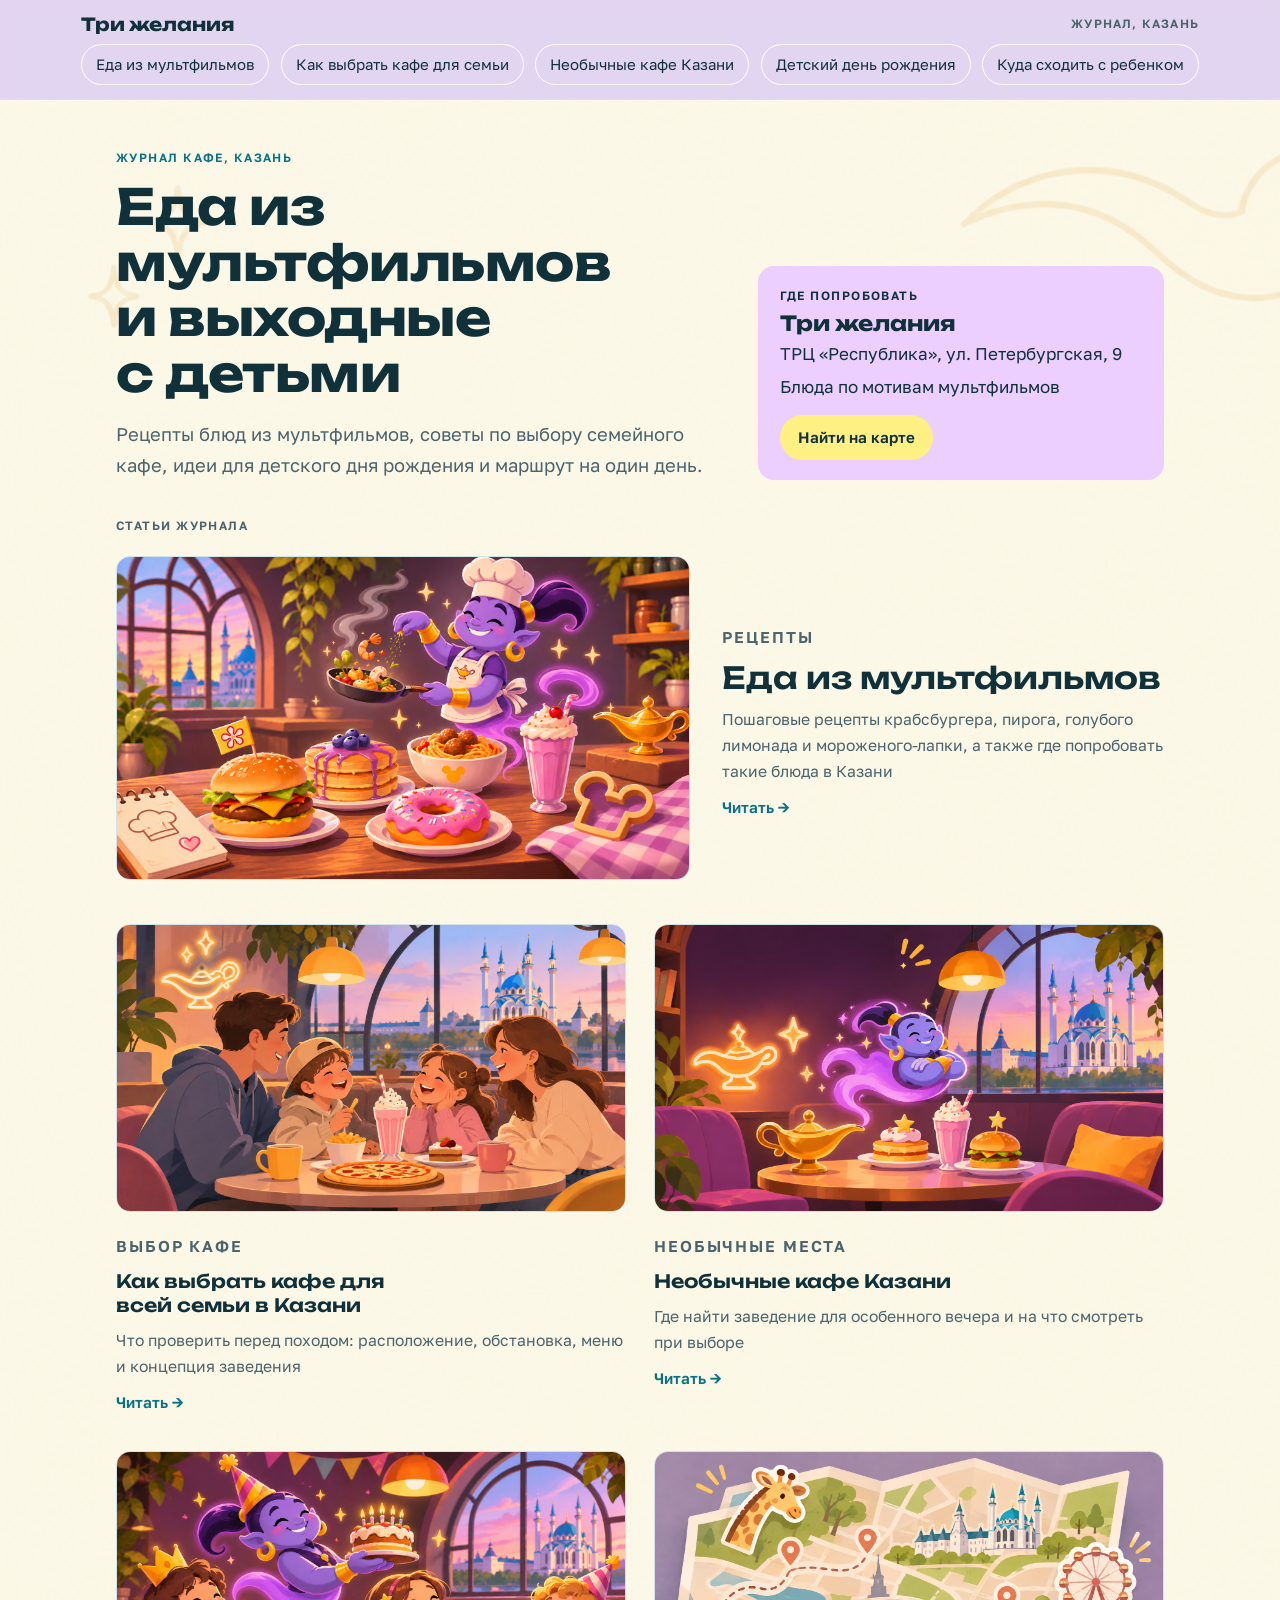
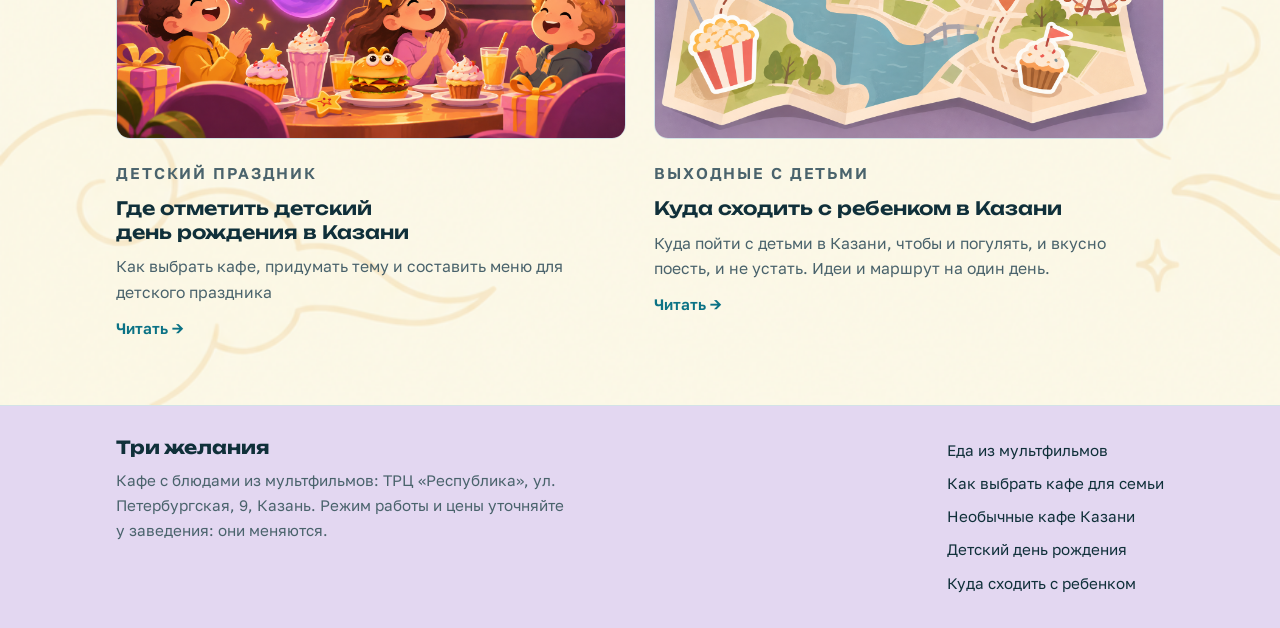
<file: index.html>
<!doctype html>
<html lang="ru">
<head>
  <meta charset="utf-8">
  <meta name="viewport" content="width=device-width, initial-scale=1">
  <title>Журнал «Три желания»</title>
  <meta name="description" content="Рецепты блюд из мультфильмов, советы по выбору семейного кафе, идеи для детского дня рождения и маршруты для выходных с детьми в Казани.">
  <meta property="og:title" content="Журнал «Три желания»">
  <meta property="og:description" content="Рецепты блюд из мультфильмов, советы по выбору семейного кафе, идеи для детского дня рождения и маршруты для выходных с детьми в Казани.">
  <meta property="og:type" content="website">
  <meta property="og:locale" content="ru_RU">

  <!-- Шрифты -->
  <link rel="preconnect" href="https://fonts.googleapis.com">
  <link rel="preconnect" href="https://fonts.gstatic.com" crossorigin>
  <link rel="stylesheet" href="https://fonts.googleapis.com/css2?family=Golos+Text:wght@400;500;600;700&family=Unbounded:wght@500;600;700&display=swap">

  <!-- Все стили сайта лежат в одном файле -->
  <link rel="stylesheet" href="css/style.css">
</head>
<body>

  <!-- ШАПКА: логотип и меню. Одинаковая на всех страницах; у открытой страницы в меню стоит aria-current="page" -->
  <header class="site-head">
    <div class="wrap">
      <div class="head-row">
        <a class="logo" href="index.html">
          Три желания
        </a>
        <span class="head-sub">Журнал, Казань</span>
        <!-- Кнопка-бургер: видна только на телефоне, открывает меню -->
        <button class="burger" type="button" aria-label="Открыть меню" aria-expanded="false" aria-controls="site-nav">
          <span></span><span></span><span></span>
        </button>
      </div>
      <nav class="nav" id="site-nav" aria-label="Статьи журнала">
        <a href="eda-iz-multfilmov.html">Еда из мультфильмов</a>
        <a href="kafe-dlya-semi.html">Как выбрать кафе для семьи</a>
        <a href="neobychnye-kafe.html">Необычные кафе Казани</a>
        <a href="detskiy-den-rozhdeniya.html">Детский день рождения</a>
        <a href="kuda-shodit-s-rebenkom.html">Куда сходить с ребенком</a>
      </nav>
    </div>
  </header>
  
  <!-- ОБЩИЙ ФОН: растягивается от верхнего левого угла первого экрана до нижнего правого угла списка статей.
       Картинка задаётся в css/style.css (класс .page-bg) -->
  <div class="page-bg">
    <!-- ПЕРВЫЙ ЭКРАН: заголовок журнала и карточка кафе -->
    <section class="hero">
      <div class="wrap">
        <div class="hero-grid">
          <div>
            <p class="eyebrow">Журнал кафе, Казань</p>
            <h1>Еда из мультфильмов и выходные с детьми</h1>
            <p class="lead">
              Рецепты блюд из мультфильмов, советы по выбору семейного кафе, идеи для детского дня рождения и
              маршрут на один день.
            </p>
          </div>
          <div class="cafe">
            <p class="k">Где попробовать</p>
            <p class="n">Три желания</p>
            <address>ТРЦ «Республика», ул. Петербургская, 9</address>
            <p>Блюда по мотивам мультфильмов</p>
            <a class="btn" href="https://yandex.ru/maps/?text=%D0%9A%D0%B0%D0%B7%D0%B0%D0%BD%D1%8C%2C%20%D1%83%D0%BB%D0%B8%D1%86%D0%B0%20%D0%9F%D0%B5%D1%82%D0%B5%D1%80%D0%B1%D1%83%D1%80%D0%B3%D1%81%D0%BA%D0%B0%D1%8F%2C%209" target="_blank" rel="noopener">
              Найти на карте
            </a>
          </div>
        </div>
      </div>
    </section>

    <!-- СПИСОК СТАТЕЙ: каждая статья это блок <a class="card">. Первая карточка крупная (feat) -->
    <main class="wrap">
      <h2 class="sec-title">Статьи журнала</h2>
      <div class="grid">
        <!-- Карточка статьи: Еда из мультфильмов -->
        <a class="card feat" href="eda-iz-multfilmov.html">
          <div class="art">
            <!-- Иллюстрация: Бургер и стакан голубого лимонада -->
            <img src="imgs/еда из мультфильмов.png" class="img_food-from-cartoons">
          </div>
          <div class="txt">
            <p class="eyebrow">Рецепты</p>

            <h2>Еда из мультфильмов</h2>
            <p>
              Пошаговые рецепты крабсбургера, пирога, голубого лимонада и мороженого-лапки, а также где
              попробовать такие блюда в Казани
            </p>
            <span class="read">Читать →</span>
          </div>
        </a>

        <!-- Карточка статьи: Как выбрать кафе для всей семьи в Казани -->
        <a class="card" href="kafe-dlya-semi.html">
          <div class="art">
          <img src="imgs/как выбрать кафе для всей семьи в Казани.png" class="img_food-from-cartoons">
          </div>
          <div class="txt">
            <p class="eyebrow">Выбор кафе</p>

            <h2>Как выбрать кафе для всей семьи в Казани</h2>
            <p>Что проверить перед походом: расположение, обстановка, меню и концепция заведения</p>
            <span class="read">Читать →</span>
          </div>
        </a>

        <!-- Карточка статьи: Необычные кафе Казани -->
        <a class="card" href="neobychnye-kafe.html">
          <div class="art">
            <!-- Иллюстрация: Три подвесных светильника над столом с десертом и чашкой -->
            <img src="imgs/необычные кафе Казани.png" class="img_food-from-cartoons">
          </div>
          <div class="txt">
            <p class="eyebrow">Необычные места</p>
            <h2>Необычные кафе Казани</h2>
            <p>Где найти заведение для особенного вечера и на что смотреть при выборе</p>
            <span class="read">Читать →</span>
          </div>
        </a>

        <!-- Карточка статьи: Где отметить детский день рождения в Казани -->
        <a class="card" href="detskiy-den-rozhdeniya.html">
          <div class="art">
            <!-- Иллюстрация: Праздничный торт со свечами, гирлянда и воздушные шары -->
          <img src="imgs/день рождения казань.png" class="img_food-from-cartoons">
          </div>
          <div class="txt">
            <p class="eyebrow">Детский праздник</p>

            <h2>Где отметить детский день рождения в Казани</h2>
            <p>Как выбрать кафе, придумать тему и составить меню для детского праздника</p>
            <span class="read">Читать →</span>
          </div>
        </a>

        <!-- Карточка статьи: Куда сходить с ребенком в Казани -->
        <a class="card" href="kuda-shodit-s-rebenkom.html">
          <div class="art">
            <!-- Иллюстрация: Маршрут на день: утренняя прогулка, обед и отдых -->
            <img src="imgs/куда сходить с ребенком в казани.png" class="img_food-from-cartoons">
          </div>
          <div class="txt">
            <p class="eyebrow">Выходные с детьми</p>

            <h2>Куда сходить с ребенком в Казани</h2>
            <p>
              Куда пойти с детьми в Казани, чтобы и погулять, и вкусно поесть, и не устать. Идеи и маршрут на
              один день.
            </p>
            <span class="read">Читать →</span>
          </div>
        </a>
      </div>
    </main>
  </div>

  <!-- ПОДВАЛ: описание и список статей. Одинаковый на всех страницах -->
  <footer class="site-foot">
    <div class="wrap foot">
      <div>
        <a class="logo" href="index.html">
          Три желания
        </a>
        <p>
          Кафе с блюдами из мультфильмов: ТРЦ «Республика», ул. Петербургская, 9, Казань. Режим работы и цены
          уточняйте у заведения: они меняются.
        </p>
      </div>
      <ul>
        <li><a href="eda-iz-multfilmov.html">Еда из мультфильмов</a></li>
        <li><a href="kafe-dlya-semi.html">Как выбрать кафе для семьи</a></li>
        <li><a href="neobychnye-kafe.html">Необычные кафе Казани</a></li>
        <li><a href="detskiy-den-rozhdeniya.html">Детский день рождения</a></li>
        <li><a href="kuda-shodit-s-rebenkom.html">Куда сходить с ребенком</a></li>
      </ul>
    </div>
  </footer>

  <script src="js/menu.js"></script>
</body>
</html>
</file>
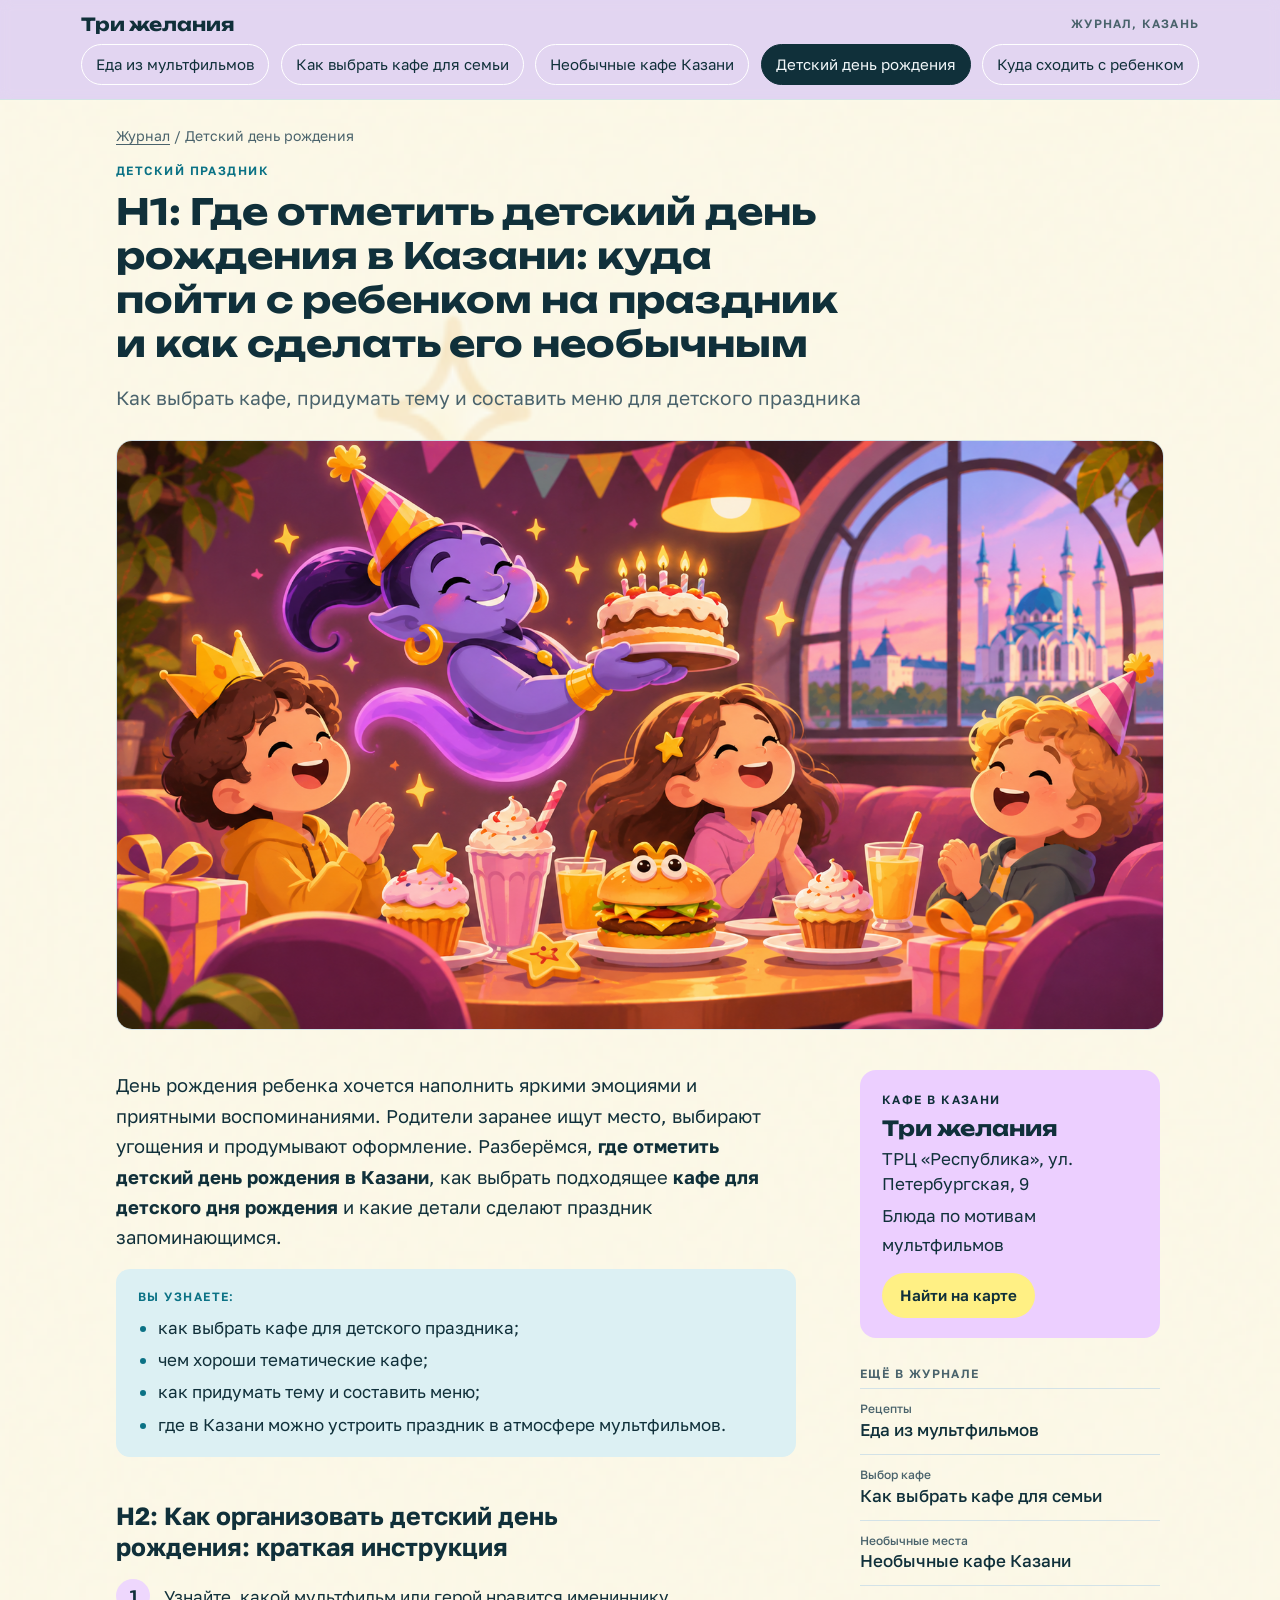
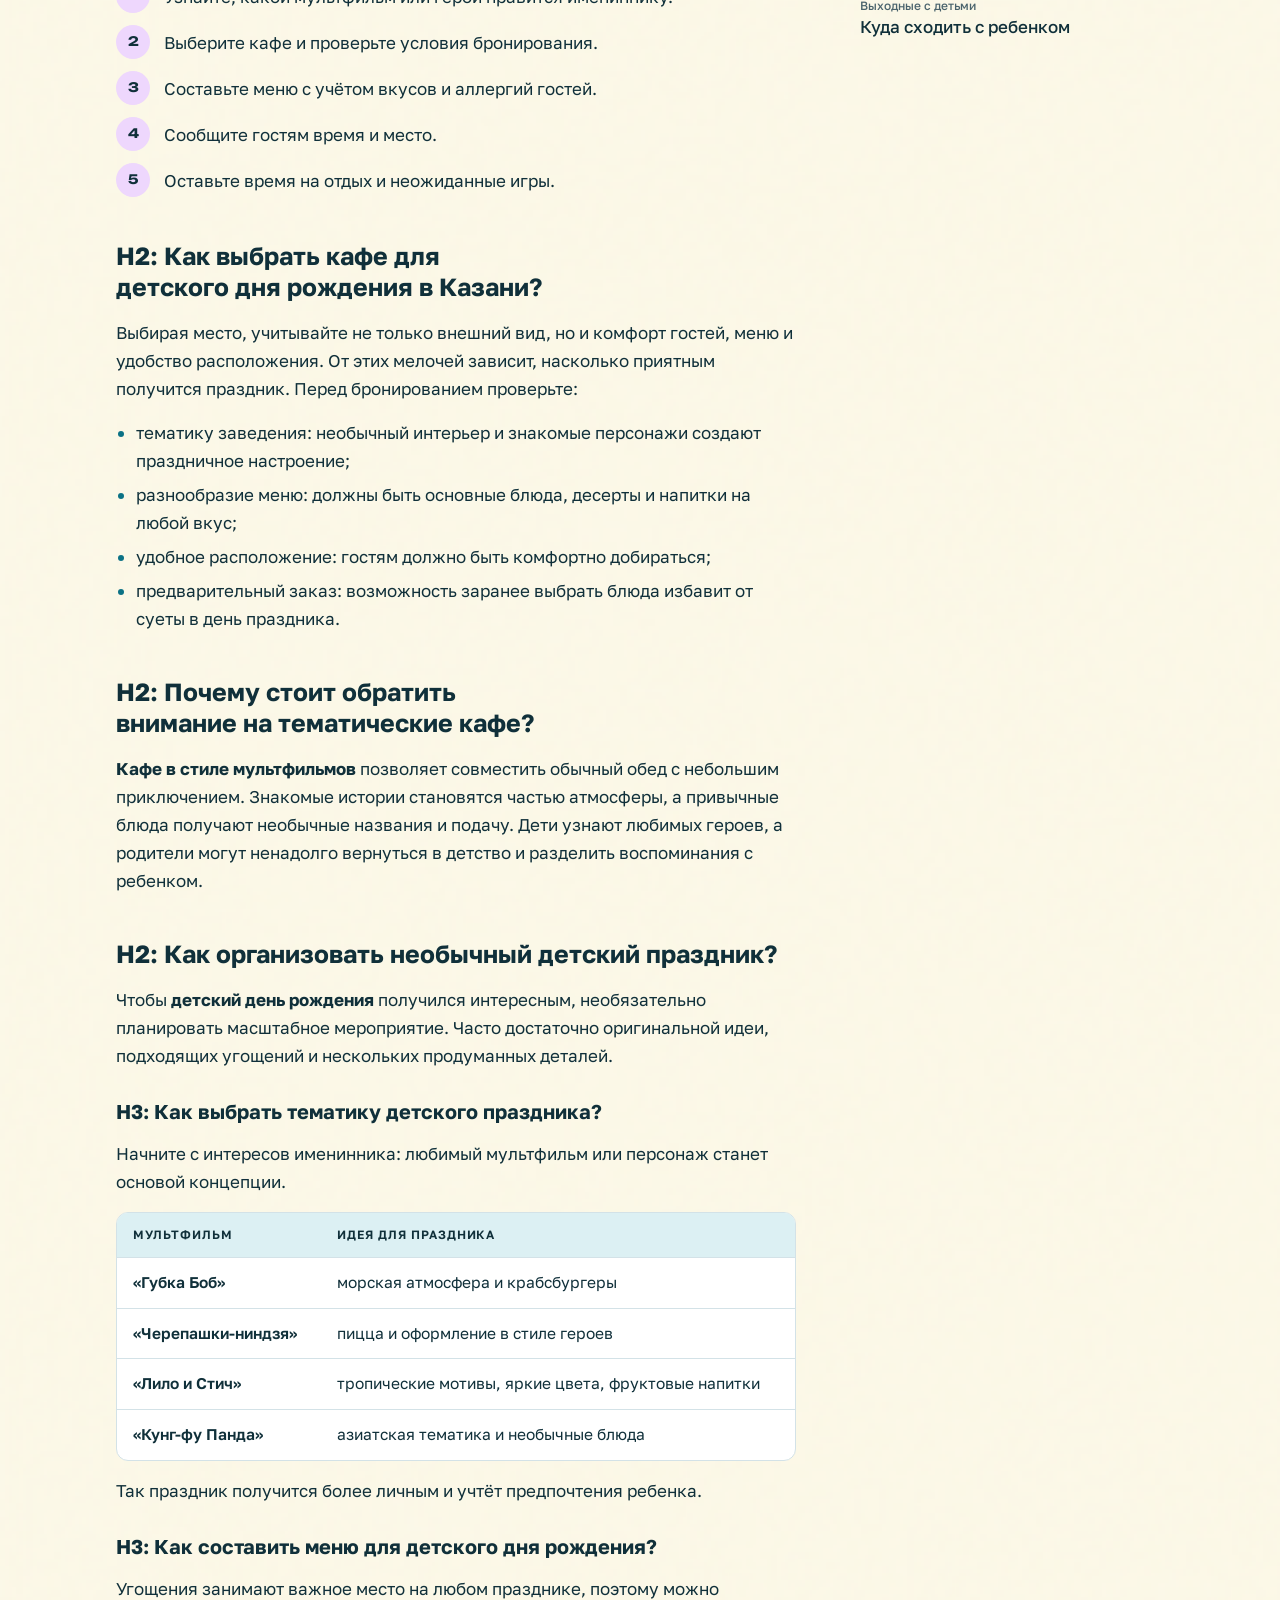
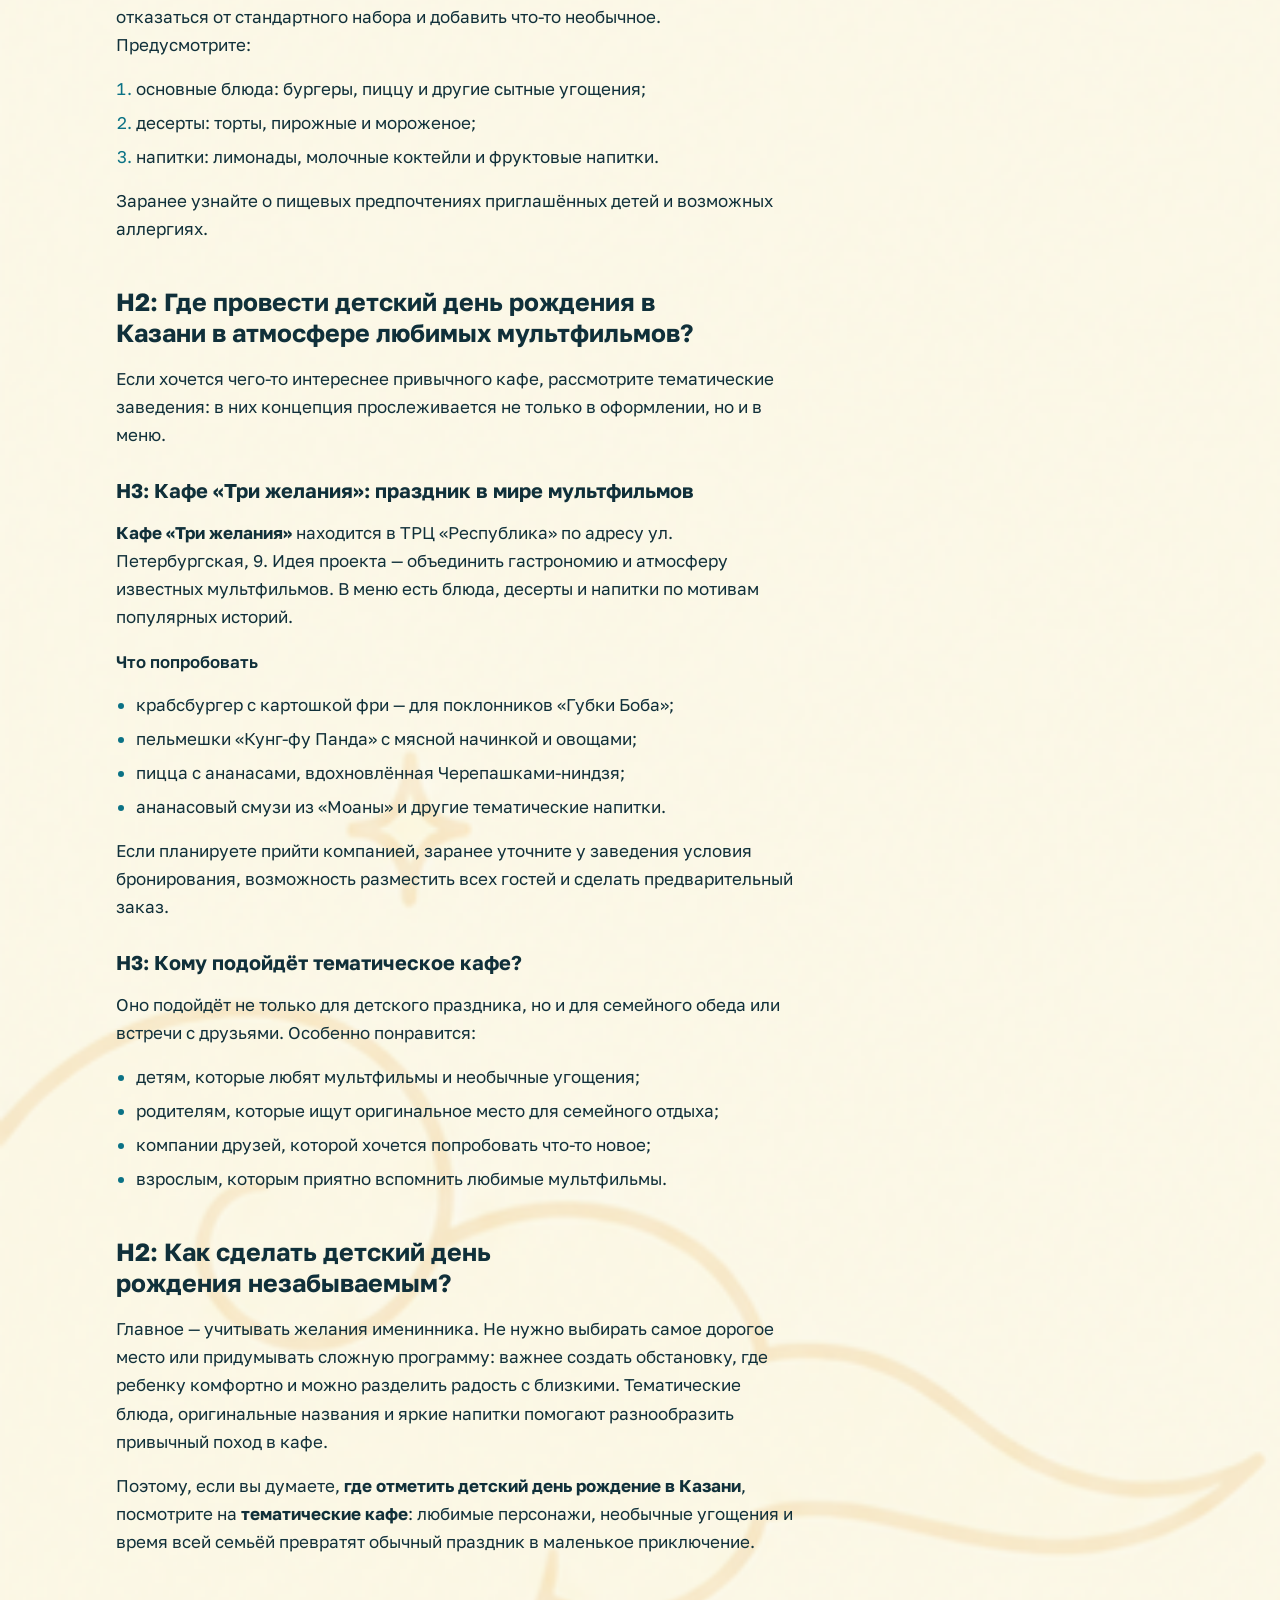
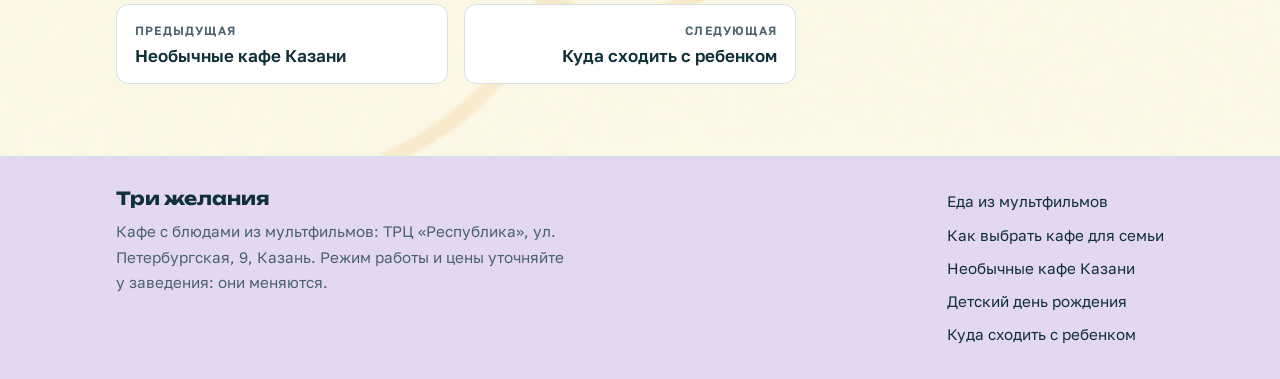
<file: detskiy-den-rozhdeniya.html>
<!doctype html>
<html lang="ru">
<head>
  <meta charset="utf-8">
  <meta name="viewport" content="width=device-width, initial-scale=1">
  <title>Где отметить детский день рождения в Казани</title>
  <meta name="description" content="Как выбрать кафе, придумать тему и составить меню для детского праздника">
  <meta property="og:title" content="Где отметить детский день рождения в Казани">
  <meta property="og:description" content="Как выбрать кафе, придумать тему и составить меню для детского праздника">
  <meta property="og:type" content="article">
  <meta property="og:locale" content="ru_RU">

  <!-- Данные для поисковиков (Schema.org). Не видны посетителю -->
  <script type="application/ld+json">
  {
    "@context": "https://schema.org",
    "@type": "Article",
    "headline": "Где отметить детский день рождения в Казани: куда пойти с ребенком на праздник и как сделать его необычным",
    "description": "Как выбрать кафе, придумать тему и составить меню для детского праздника",
    "inLanguage": "ru"
  }
  </script>

  <!-- Шрифты -->
  <link rel="preconnect" href="https://fonts.googleapis.com">
  <link rel="preconnect" href="https://fonts.gstatic.com" crossorigin>
  <link rel="stylesheet" href="https://fonts.googleapis.com/css2?family=Golos+Text:wght@400;500;600;700&family=Unbounded:wght@500;600;700&display=swap">

  <!-- Все стили сайта лежат в одном файле -->
  <link rel="stylesheet" href="css/style.css">
</head>
<body>

  <!-- ШАПКА: логотип и меню. Одинаковая на всех страницах; у открытой страницы в меню стоит aria-current="page" -->
  <header class="site-head">
    <div class="wrap">
      <div class="head-row">
        <a class="logo" href="index.html">
          Три желания
        </a>
        <span class="head-sub">Журнал, Казань</span>
        <!-- Кнопка-бургер: видна только на телефоне, открывает меню -->
        <button class="burger" type="button" aria-label="Открыть меню" aria-expanded="false" aria-controls="site-nav">
          <span></span><span></span><span></span>
        </button>
      </div>
      <nav class="nav" id="site-nav" aria-label="Статьи журнала">
        <a href="eda-iz-multfilmov.html">Еда из мультфильмов</a>
        <a href="kafe-dlya-semi.html">Как выбрать кафе для семьи</a>
        <a href="neobychnye-kafe.html">Необычные кафе Казани</a>
        <a href="detskiy-den-rozhdeniya.html" aria-current="page">Детский день рождения</a>
        <a href="kuda-shodit-s-rebenkom.html">Куда сходить с ребенком</a>
      </nav>
    </div>
  </header>

  <!-- ОБЩИЙ ФОН страницы (картинка задаётся в css/style.css, класс .page-bg) -->
  <div class="page-bg">
    <main class="wrap">
      <!-- Хлебные крошки -->
      <nav class="crumbs" aria-label="Хлебные крошки">
        <a href="index.html">Журнал</a>
        / Детский день рождения
      </nav>

      <!-- ЗАГОЛОВОК СТАТЬИ: рубрика, H1 и подзаголовок -->
      <div class="art-head">
        <p class="eyebrow">Детский праздник</p>
        <h1>
          H1: Где отметить детский день рождения в Казани: куда пойти с ребенком на праздник и как сделать его
          необычным
        </h1>
        <p class="deck">Как выбрать кафе, придумать тему и составить меню для детского праздника</p>
      </div>

      <!-- ГЛАВНАЯ КАРТИНКА СТАТЬИ -->
      <div class="hero-art">
        <img src="imgs/день рождения казань.png" alt="Праздничный торт со свечами, гирлянда и воздушные шары">
      </div>

      <!-- ОСНОВНОЙ БЛОК: слева текст статьи, справа карточка кафе -->
      <div class="layout">
        <!-- ТЕКСТ СТАТЬИ -->
        <article class="prose">
          <p class="lead">
            День рождения ребенка хочется наполнить яркими эмоциями и приятными воспоминаниями. Родители заранее
            ищут место, выбирают угощения и продумывают оформление. Разберёмся, <strong>где отметить детский
            день рождения в Казани</strong>, как выбрать подходящее <strong>кафе для детского дня
            рождения</strong> и какие детали сделают праздник запоминающимся.
          </p>

          <!-- Плашка «Вы узнаете» -->
          <div class="learn">
            <p class="label">Вы узнаете:</p>
            <ul>
              <li>как выбрать кафе для детского праздника;</li>
              <li>чем хороши тематические кафе;</li>
              <li>как придумать тему и составить меню;</li>
              <li>где в Казани можно устроить праздник в атмосфере мультфильмов.</li>
            </ul>
          </div>

          <h2>H2: Как организовать детский день рождения: краткая инструкция</h2>

          <!-- Краткая инструкция: нумерованный список в кружках -->
          <ol class="quick">
            <li><span>Узнайте, какой мультфильм или герой нравится имениннику.</span></li>
            <li><span>Выберите кафе и проверьте условия бронирования.</span></li>
            <li><span>Составьте меню с учётом вкусов и аллергий гостей.</span></li>
            <li><span>Сообщите гостям время и место.</span></li>
            <li><span>Оставьте время на отдых и неожиданные игры.</span></li>
          </ol>

          <h2>H2: Как выбрать кафе для детского дня рождения в Казани?</h2>
          <p>
            Выбирая место, учитывайте не только внешний вид, но и комфорт гостей, меню и удобство расположения.
            От этих мелочей зависит, насколько приятным получится праздник. Перед бронированием проверьте:
          </p>
          <ul>
            <li>тематику заведения: необычный интерьер и знакомые персонажи создают праздничное настроение;</li>
            <li>разнообразие меню: должны быть основные блюда, десерты и напитки на любой вкус;</li>
            <li>удобное расположение: гостям должно быть комфортно добираться;</li>
            <li>предварительный заказ: возможность заранее выбрать блюда избавит от суеты в день праздника.</li>
          </ul>

          <h2>H2: Почему стоит обратить внимание на тематические кафе?</h2>
          <p>
            <strong>Кафе в стиле мультфильмов</strong> позволяет совместить обычный обед с небольшим
            приключением. Знакомые истории становятся частью атмосферы, а привычные блюда получают необычные
            названия и подачу. Дети узнают любимых героев, а родители могут ненадолго вернуться в детство и
            разделить воспоминания с ребенком.
          </p>

          <h2>H2: Как организовать необычный детский праздник?</h2>
          <p>
            Чтобы <strong>детский день рождения</strong> получился интересным, необязательно планировать
            масштабное мероприятие. Часто достаточно оригинальной идеи, подходящих угощений и нескольких
            продуманных деталей.
          </p>
          <h3>H3: Как выбрать тематику детского праздника?</h3>
          <p>Начните с интересов именинника: любимый мультфильм или персонаж станет основой концепции.</p>

          <!-- Таблица. Новая строка = новый блок <tr>...</tr> -->
          <div class="tbl">
            <table>
              <thead>
                <tr>
                  <th>Мультфильм</th>
                  <th>Идея для праздника</th>
                </tr>
              </thead>
              <tbody>
                <tr>
                  <td>«Губка Боб»</td>
                  <td>морская атмосфера и крабсбургеры</td>
                </tr>
                <tr>
                  <td>«Черепашки-ниндзя»</td>
                  <td>пицца и оформление в стиле героев</td>
                </tr>
                <tr>
                  <td>«Лило и Стич»</td>
                  <td>тропические мотивы, яркие цвета, фруктовые напитки</td>
                </tr>
                <tr>
                  <td>«Кунг-фу Панда»</td>
                  <td>азиатская тематика и необычные блюда</td>
                </tr>
              </tbody>
            </table>
          </div>
          <p>Так праздник получится более личным и учтёт предпочтения ребенка.</p>
          <h3>H3: Как составить меню для детского дня рождения?</h3>
          <p>
            Угощения занимают важное место на любом празднике, поэтому можно отказаться от стандартного набора и
            добавить что-то необычное. Предусмотрите:
          </p>
          <ol>
            <li>основные блюда: бургеры, пиццу и другие сытные угощения;</li>
            <li>десерты: торты, пирожные и мороженое;</li>
            <li>напитки: лимонады, молочные коктейли и фруктовые напитки.</li>
          </ol>
          <p>Заранее узнайте о пищевых предпочтениях приглашённых детей и возможных аллергиях.</p>

          <h2>H2: Где провести детский день рождения в Казани в атмосфере любимых мультфильмов?</h2>
          <p>
            Если хочется чего-то интереснее привычного кафе, рассмотрите тематические заведения: в них концепция
            прослеживается не только в оформлении, но и в меню.
          </p>
          <h3>H3: Кафе «Три желания»: праздник в мире мультфильмов</h3>
          <p>
            <strong>Кафе «Три желания»</strong> находится в ТРЦ «Республика» по адресу ул. Петербургская, 9.
            Идея проекта — объединить гастрономию и атмосферу известных мультфильмов. В меню есть блюда, десерты
            и напитки по мотивам популярных историй.
          </p>
          <h4>Что попробовать</h4>
          <ul>
            <li>крабсбургер с картошкой фри — для поклонников «Губки Боба»;</li>
            <li>пельмешки «Кунг-фу Панда» с мясной начинкой и овощами;</li>
            <li>пицца с ананасами, вдохновлённая Черепашками-ниндзя;</li>
            <li>ананасовый смузи из «Моаны» и другие тематические напитки.</li>
          </ul>
          <p>
            Если планируете прийти компанией, заранее уточните у заведения условия бронирования, возможность
            разместить всех гостей и сделать предварительный заказ.
          </p>
          <h3>H3: Кому подойдёт тематическое кафе?</h3>
          <p>
            Оно подойдёт не только для детского праздника, но и для семейного обеда или встречи с друзьями.
            Особенно понравится:
          </p>
          <ul>
            <li>детям, которые любят мультфильмы и необычные угощения;</li>
            <li>родителям, которые ищут оригинальное место для семейного отдыха;</li>
            <li>компании друзей, которой хочется попробовать что-то новое;</li>
            <li>взрослым, которым приятно вспомнить любимые мультфильмы.</li>
          </ul>

          <h2>H2: Как сделать детский день рождения незабываемым?</h2>
          <p>
            Главное — учитывать желания именинника. Не нужно выбирать самое дорогое место или придумывать
            сложную программу: важнее создать обстановку, где ребенку комфортно и можно разделить радость с
            близкими. Тематические блюда, оригинальные названия и яркие напитки помогают разнообразить привычный
            поход в кафе.
          </p>
          <p>
            Поэтому, если вы думаете, <strong>где отметить детский день рождение в Казани</strong>, посмотрите
            на <strong>тематические кафе</strong>: любимые персонажи, необычные угощения и время всей семьёй
            превратят обычный праздник в маленькое приключение.
          </p>

          <!-- Переход к предыдущей и следующей статье -->
          <nav class="pager" aria-label="Другие статьи">
            <a href="neobychnye-kafe.html"><small>Предыдущая</small><b>Необычные кафе Казани</b></a>
            <a class="next" href="kuda-shodit-s-rebenkom.html">
              <small>Следующая</small><b>Куда сходить с ребенком</b>
            </a>
          </nav>
        </article>

        <!-- ПРАВАЯ КОЛОНКА: карточка кафе (жёлтая) и ссылки на другие статьи -->
        <aside class="aside">
          <!-- Карточка кафе. Адрес и ссылка на карту меняются здесь и в подвале -->
          <div class="cafe">
            <p class="k">Кафе в Казани</p>
            <p class="n">Три желания</p>
            <address>ТРЦ «Республика», ул. Петербургская, 9</address>
            <p>Блюда по мотивам мультфильмов</p>
            <a class="btn" href="https://yandex.ru/maps/?text=%D0%9A%D0%B0%D0%B7%D0%B0%D0%BD%D1%8C%2C%20%D1%83%D0%BB%D0%B8%D1%86%D0%B0%20%D0%9F%D0%B5%D1%82%D0%B5%D1%80%D0%B1%D1%83%D1%80%D0%B3%D1%81%D0%BA%D0%B0%D1%8F%2C%209" target="_blank" rel="noopener">
              Найти на карте
            </a>
          </div>
          <div class="more">
            <h3>Ещё в журнале</h3>
            <a href="eda-iz-multfilmov.html"><small>Рецепты</small>Еда из мультфильмов</a>
            <a href="kafe-dlya-semi.html"><small>Выбор кафе</small>Как выбрать кафе для семьи</a>
            <a href="neobychnye-kafe.html"><small>Необычные места</small>Необычные кафе Казани</a>
            <a href="kuda-shodit-s-rebenkom.html"><small>Выходные с детьми</small>Куда сходить с ребенком</a>
          </div>
        </aside>
      </div>
    </main>
  </div>

  <!-- ПОДВАЛ: описание и список статей. Одинаковый на всех страницах -->
  <footer class="site-foot">
    <div class="wrap foot">
      <div>
        <a class="logo" href="index.html">
          Три желания
        </a>
        <p>
          Кафе с блюдами из мультфильмов: ТРЦ «Республика», ул. Петербургская, 9, Казань. Режим работы и цены
          уточняйте у заведения: они меняются.
        </p>
      </div>
      <ul>
        <li><a href="eda-iz-multfilmov.html">Еда из мультфильмов</a></li>
        <li><a href="kafe-dlya-semi.html">Как выбрать кафе для семьи</a></li>
        <li><a href="neobychnye-kafe.html">Необычные кафе Казани</a></li>
        <li><a href="detskiy-den-rozhdeniya.html">Детский день рождения</a></li>
        <li><a href="kuda-shodit-s-rebenkom.html">Куда сходить с ребенком</a></li>
      </ul>
    </div>
  </footer>

  <script src="js/menu.js"></script>
</body>
</html>
</file>
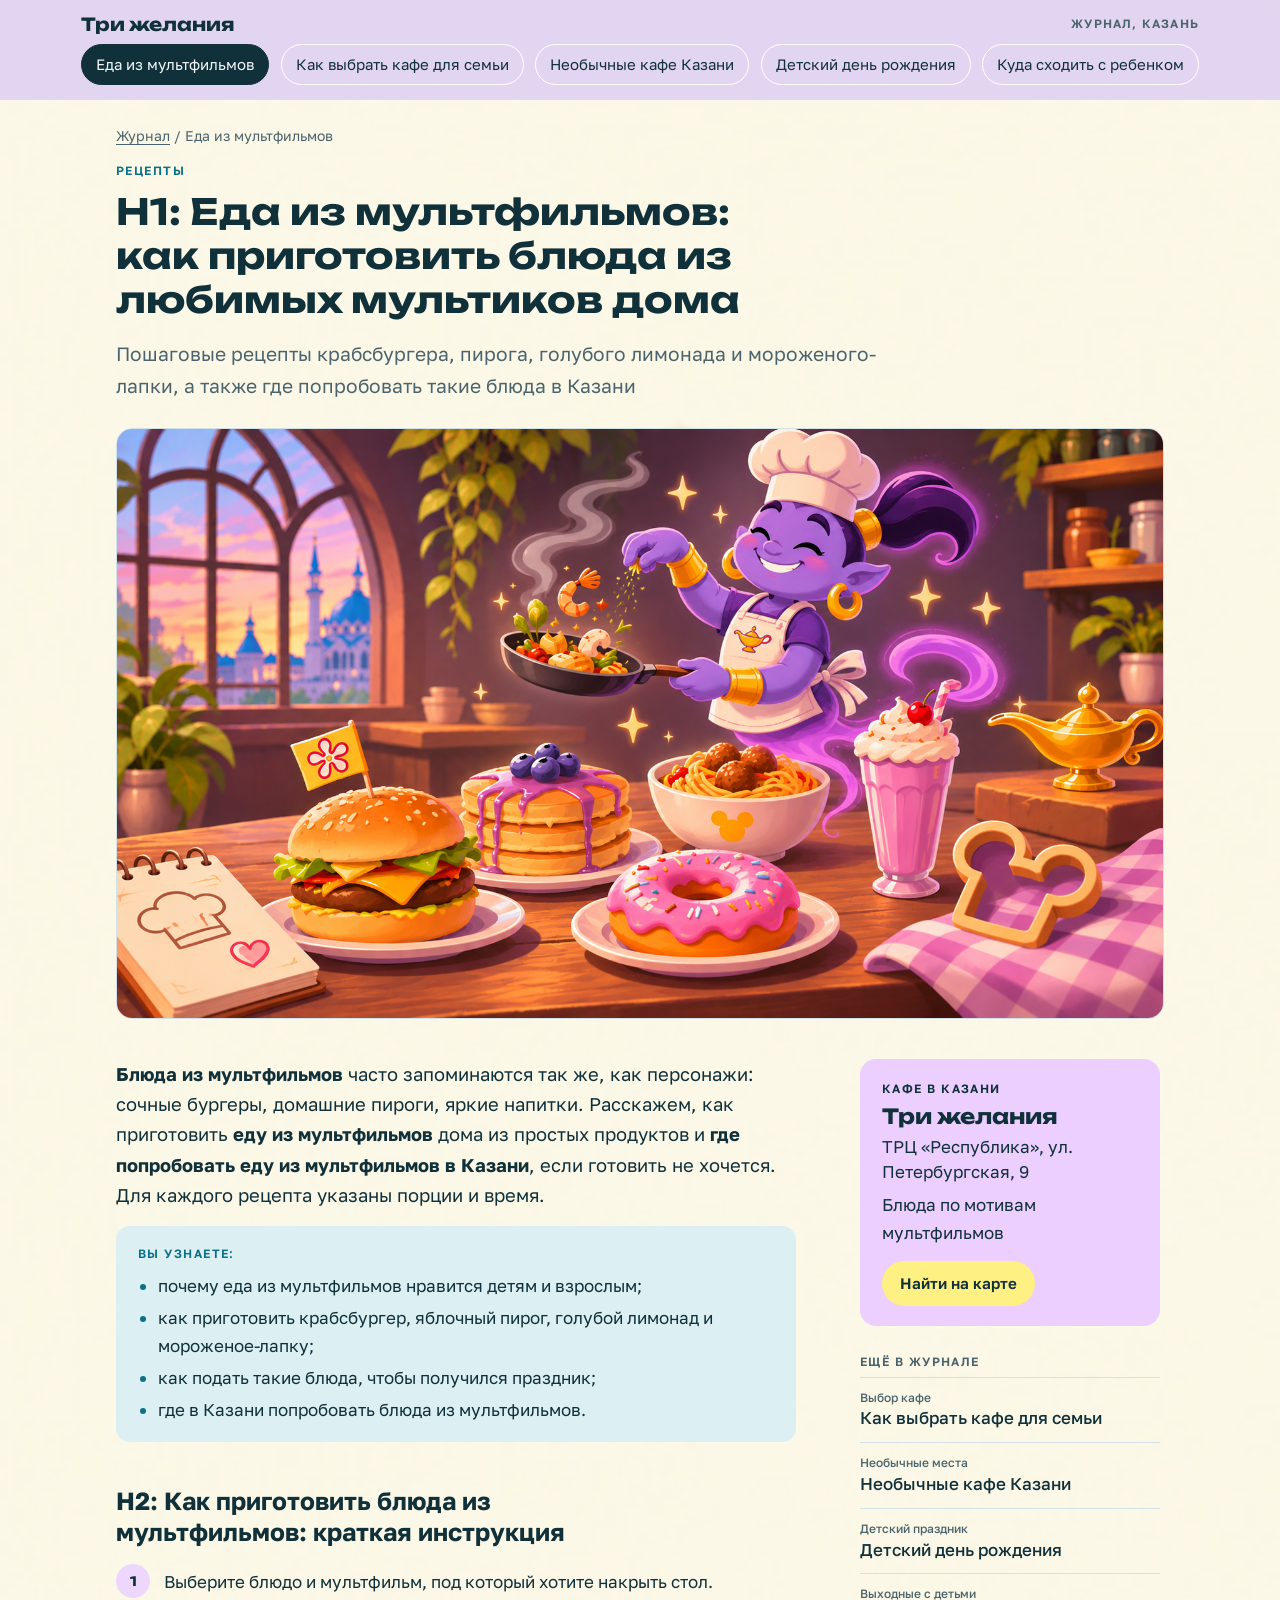
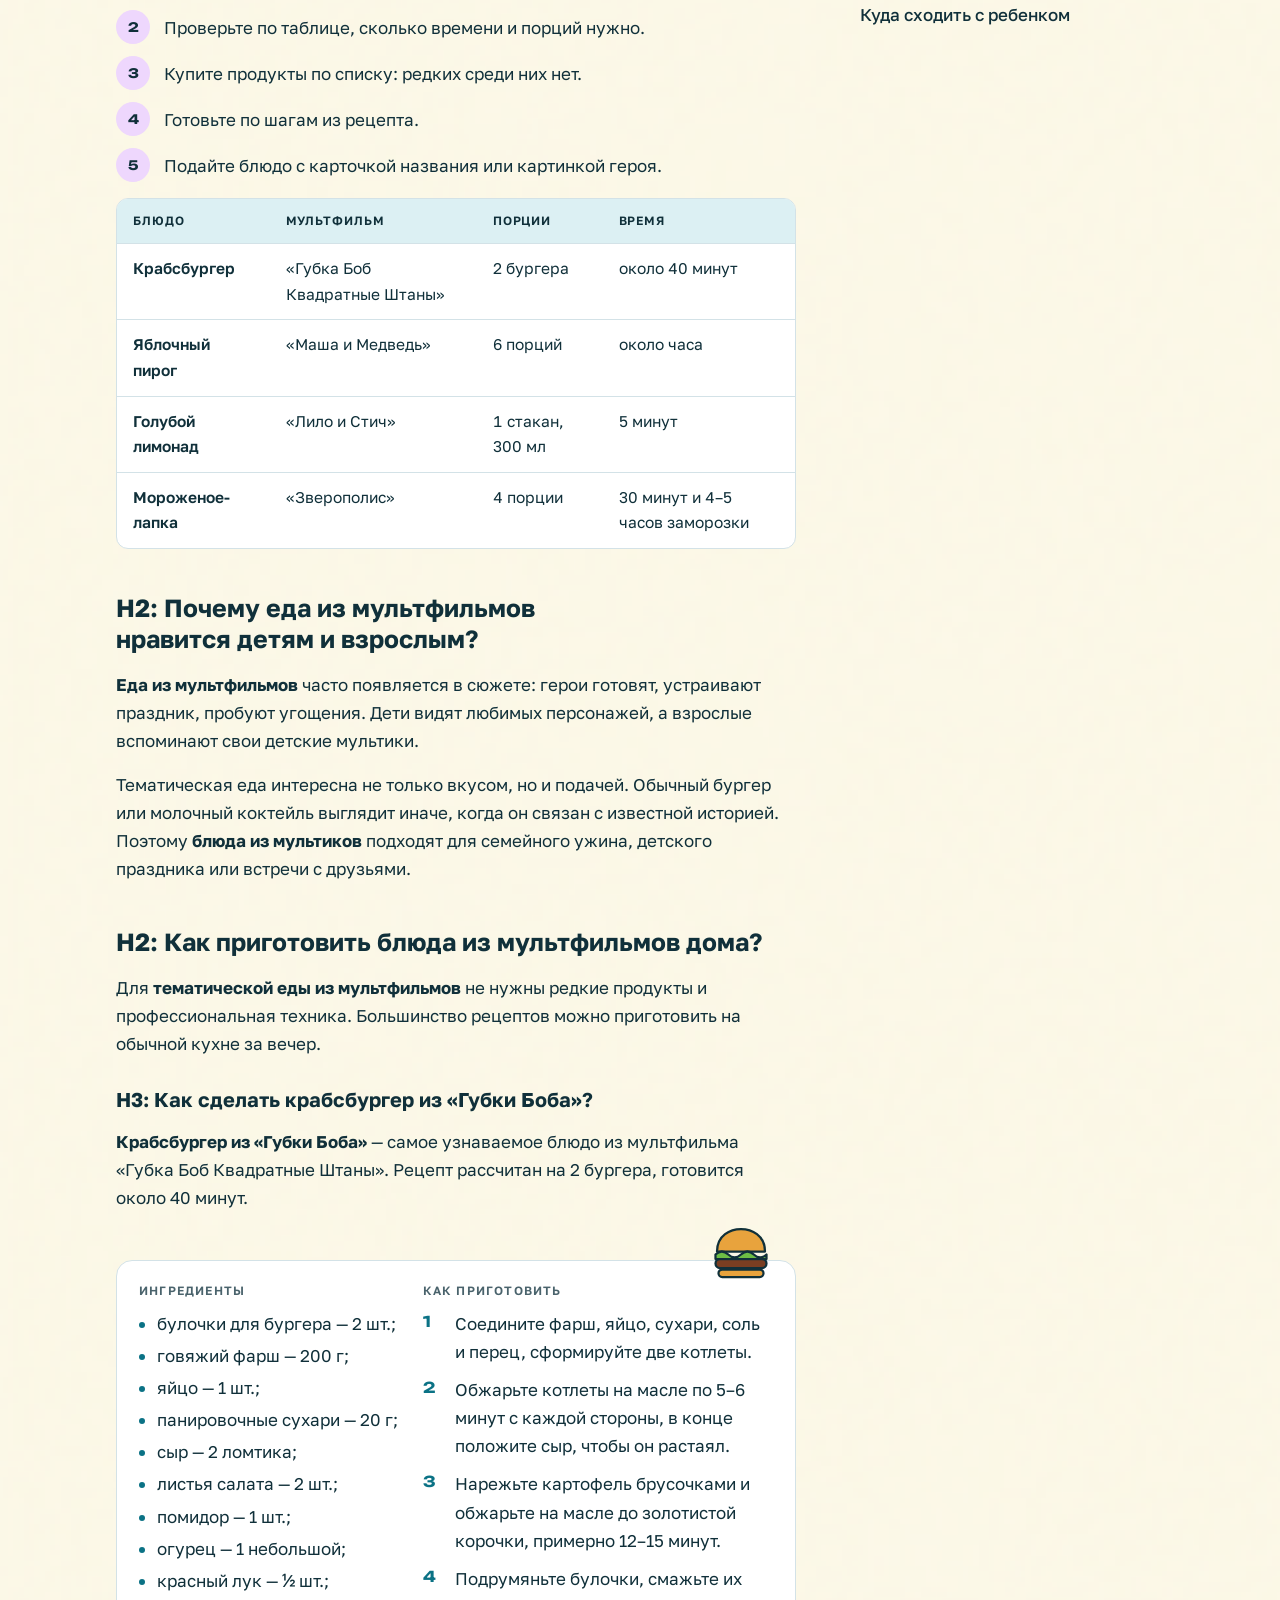
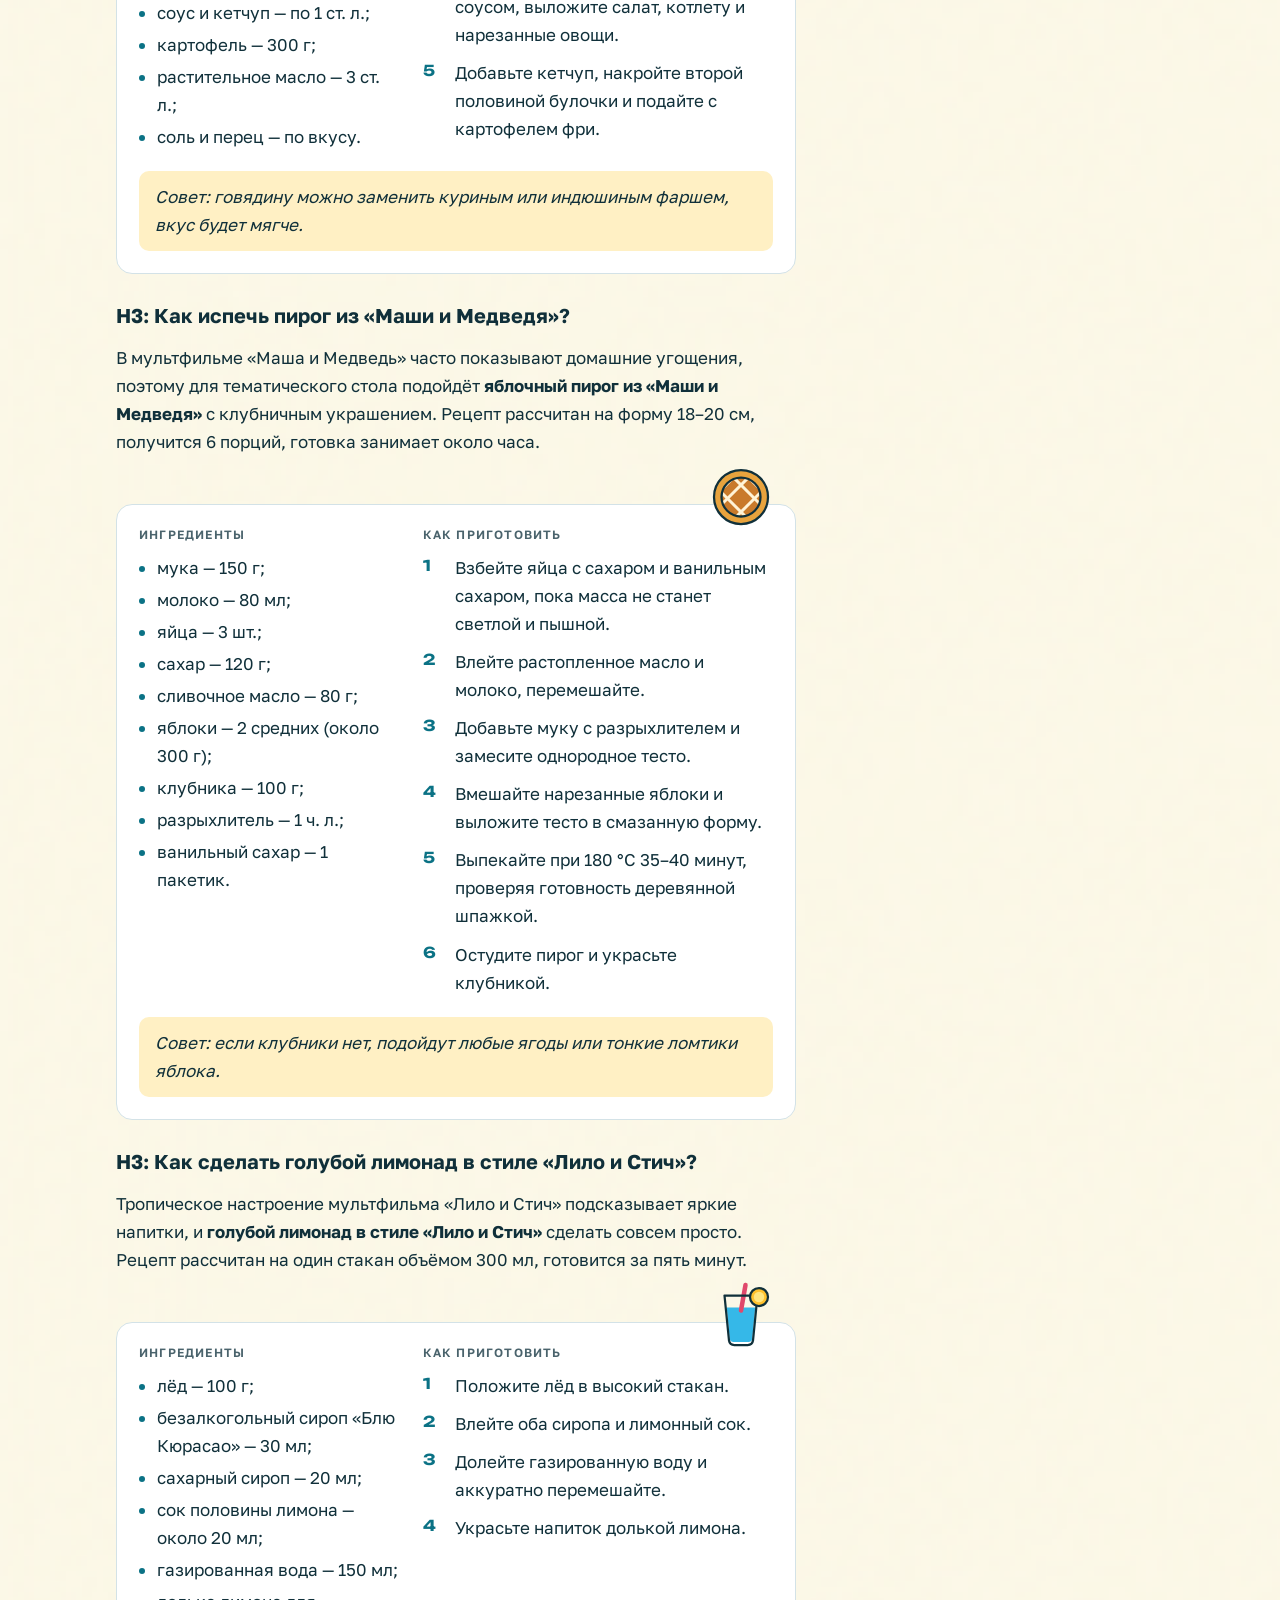
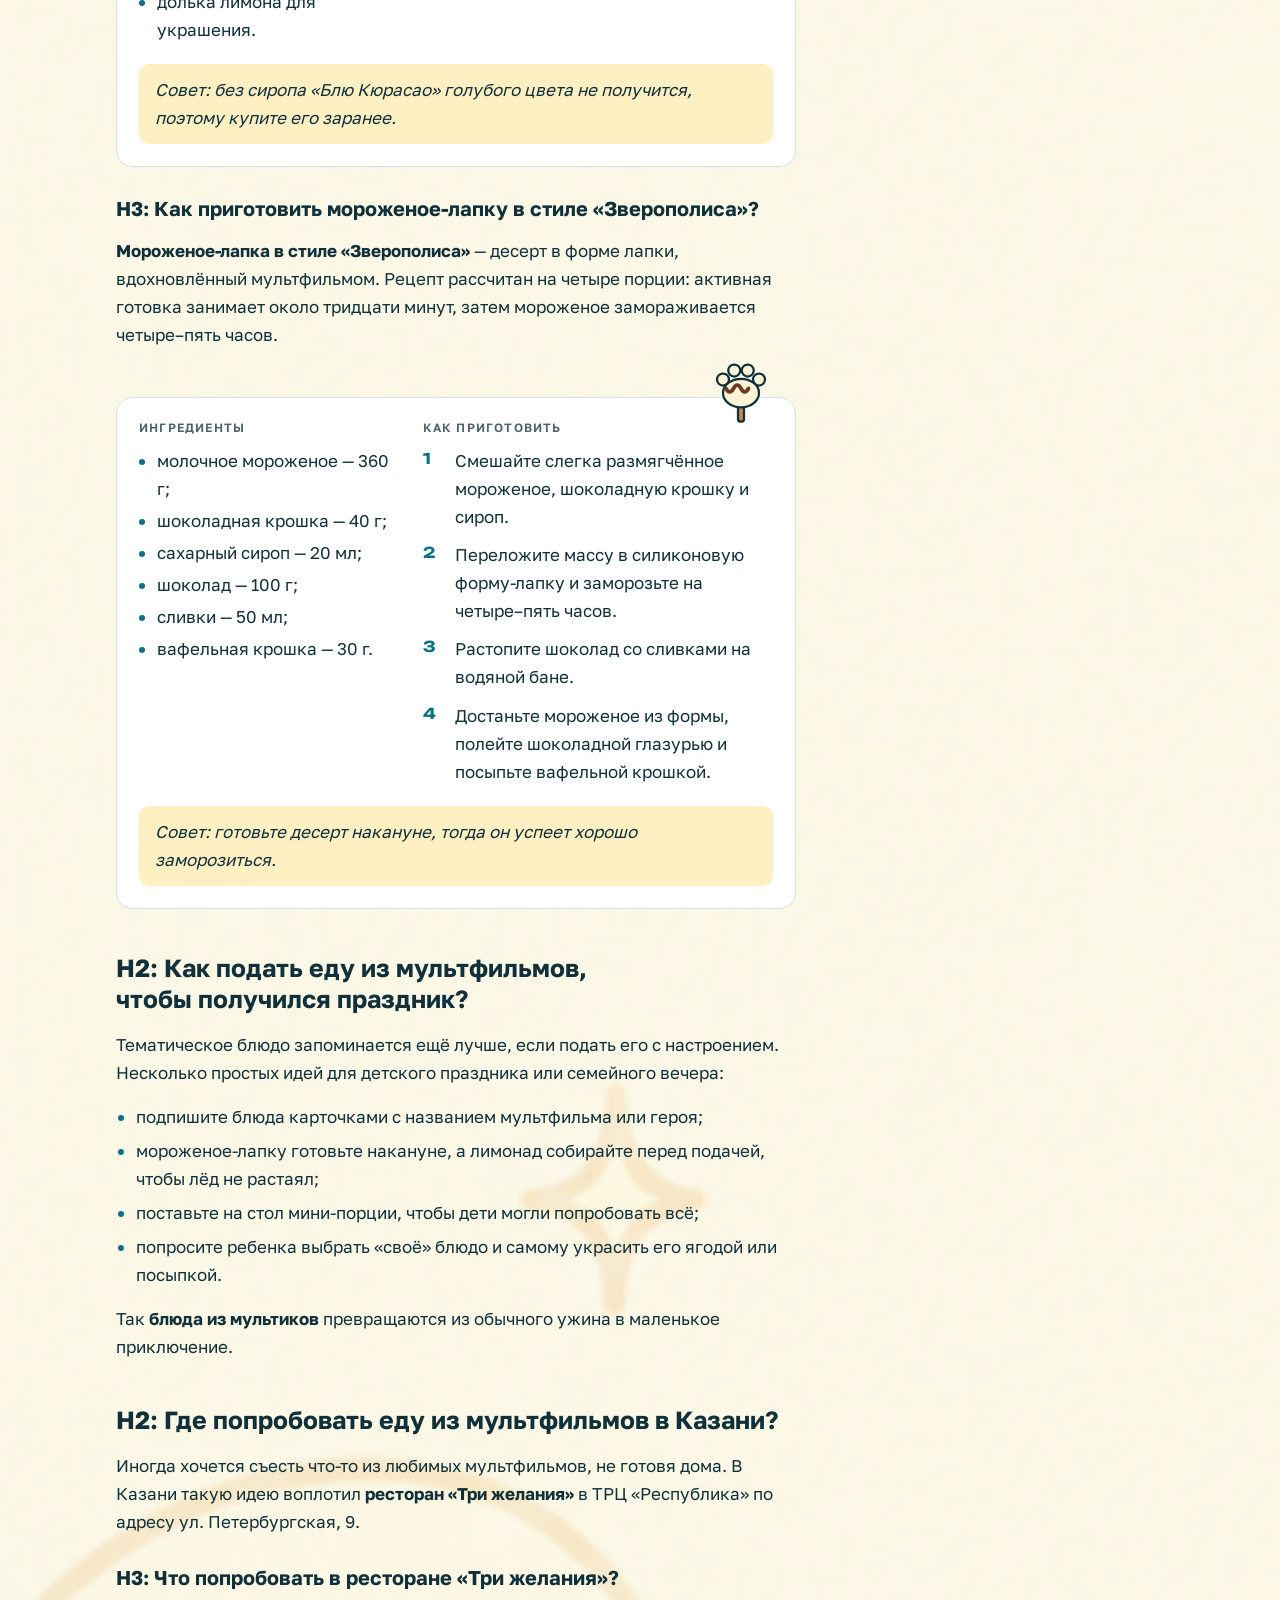
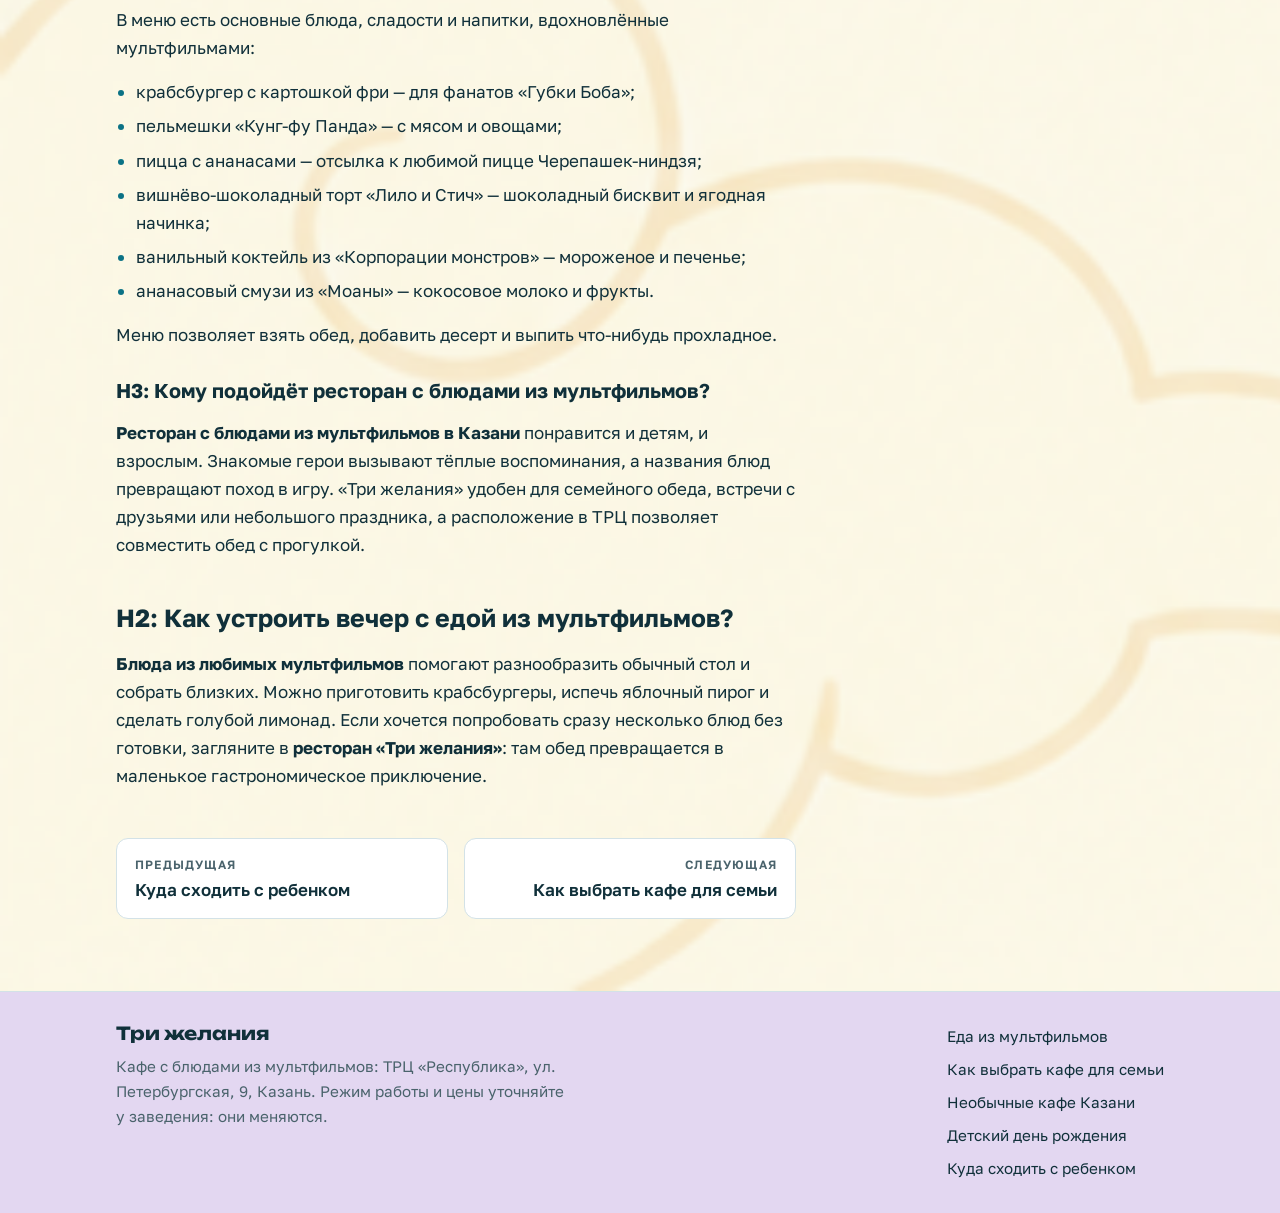
<file: eda-iz-multfilmov.html>
<!doctype html>
<html lang="ru">
<head>
  <meta charset="utf-8">
  <meta name="viewport" content="width=device-width, initial-scale=1">
  <title>Еда из мультфильмов: рецепты и где попробовать в Казани</title>
  <meta name="description" content="Пошаговые рецепты крабсбургера, пирога, голубого лимонада и мороженого-лапки, а также где попробовать такие блюда в Казани">
  <meta property="og:title" content="Еда из мультфильмов: рецепты и где попробовать в Казани">
  <meta property="og:description" content="Пошаговые рецепты крабсбургера, пирога, голубого лимонада и мороженого-лапки, а также где попробовать такие блюда в Казани">
  <meta property="og:type" content="article">
  <meta property="og:locale" content="ru_RU">

  <!-- Данные для поисковиков (Schema.org). Не видны посетителю -->
  <script type="application/ld+json">
  {
    "@context": "https://schema.org",
    "@type": "Article",
    "headline": "Еда из мультфильмов: как приготовить блюда из любимых мультиков дома",
    "description": "Пошаговые рецепты крабсбургера, пирога, голубого лимонада и мороженого-лапки, а также где попробовать такие блюда в Казани",
    "inLanguage": "ru"
  }
  </script>

  <!-- Шрифты -->
  <link rel="preconnect" href="https://fonts.googleapis.com">
  <link rel="preconnect" href="https://fonts.gstatic.com" crossorigin>
  <link rel="stylesheet" href="https://fonts.googleapis.com/css2?family=Golos+Text:wght@400;500;600;700&family=Unbounded:wght@500;600;700&display=swap">

  <!-- Все стили сайта лежат в одном файле -->
  <link rel="stylesheet" href="css/style.css">
</head>
<body>

  <!-- ШАПКА: логотип и меню. Одинаковая на всех страницах; у открытой страницы в меню стоит aria-current="page" -->
  <header class="site-head">
    <div class="wrap">
      <div class="head-row">
        <a class="logo" href="index.html">
          Три желания
        </a>
        <span class="head-sub">Журнал, Казань</span>
        <!-- Кнопка-бургер: видна только на телефоне, открывает меню -->
        <button class="burger" type="button" aria-label="Открыть меню" aria-expanded="false" aria-controls="site-nav">
          <span></span><span></span><span></span>
        </button>
      </div>
      <nav class="nav" id="site-nav" aria-label="Статьи журнала">
        <a href="eda-iz-multfilmov.html" aria-current="page">Еда из мультфильмов</a>
        <a href="kafe-dlya-semi.html">Как выбрать кафе для семьи</a>
        <a href="neobychnye-kafe.html">Необычные кафе Казани</a>
        <a href="detskiy-den-rozhdeniya.html">Детский день рождения</a>
        <a href="kuda-shodit-s-rebenkom.html">Куда сходить с ребенком</a>
      </nav>
    </div>
  </header>

  <!-- ОБЩИЙ ФОН страницы (картинка задаётся в css/style.css, класс .page-bg) -->
  <div class="page-bg">
    <main class="wrap">
      <!-- Хлебные крошки -->
      <nav class="crumbs" aria-label="Хлебные крошки">
        <a href="index.html">Журнал</a>
        / Еда из мультфильмов
      </nav>

      <!-- ЗАГОЛОВОК СТАТЬИ: рубрика, H1 и подзаголовок -->
      <div class="art-head">
        <p class="eyebrow">Рецепты</p>
        <h1>H1: Еда из мультфильмов: как приготовить блюда из любимых мультиков дома</h1>
        <p class="deck">
          Пошаговые рецепты крабсбургера, пирога, голубого лимонада и мороженого-лапки, а также где попробовать
          такие блюда в Казани
        </p>
      </div>

      <!-- ГЛАВНАЯ КАРТИНКА СТАТЬИ -->
      <div class="hero-art">
        <img src="imgs/еда из мультфильмов.png" alt="Бургер и стакан голубого лимонада">
      </div>

      <!-- ОСНОВНОЙ БЛОК: слева текст статьи, справа карточка кафе -->
      <div class="layout">
        <!-- ТЕКСТ СТАТЬИ -->
        <article class="prose">
          <p class="lead">
            <strong>Блюда из мультфильмов</strong> часто запоминаются так же, как персонажи: сочные бургеры,
            домашние пироги, яркие напитки. Расскажем, как приготовить <strong>еду из мультфильмов</strong> дома
            из простых продуктов и <strong>где попробовать еду из мультфильмов в Казани</strong>, если готовить
            не хочется. Для каждого рецепта указаны порции и время.
          </p>

          <!-- Плашка «Вы узнаете» -->
          <div class="learn">
            <p class="label">Вы узнаете:</p>
            <ul>
              <li>почему еда из мультфильмов нравится детям и взрослым;</li>
              <li>как приготовить крабсбургер, яблочный пирог, голубой лимонад и мороженое-лапку;</li>
              <li>как подать такие блюда, чтобы получился праздник;</li>
              <li>где в Казани попробовать блюда из мультфильмов.</li>
            </ul>
          </div>

          <h2>H2: Как приготовить блюда из мультфильмов: краткая инструкция</h2>

          <!-- Краткая инструкция: нумерованный список в кружках -->
          <ol class="quick">
            <li><span>Выберите блюдо и мультфильм, под который хотите накрыть стол.</span></li>
            <li><span>Проверьте по таблице, сколько времени и порций нужно.</span></li>
            <li><span>Купите продукты по списку: редких среди них нет.</span></li>
            <li><span>Готовьте по шагам из рецепта.</span></li>
            <li><span>Подайте блюдо с карточкой названия или картинкой героя.</span></li>
          </ol>

          <!-- Таблица. Новая строка = новый блок <tr>...</tr> -->
          <div class="tbl">
            <table>
              <thead>
                <tr>
                  <th>Блюдо</th>
                  <th>Мультфильм</th>
                  <th>Порции</th>
                  <th>Время</th>
                </tr>
              </thead>
              <tbody>
                <tr>
                  <td>Крабсбургер</td>
                  <td>«Губка Боб Квадратные Штаны»</td>
                  <td>2 бургера</td>
                  <td>около 40 минут</td>
                </tr>
                <tr>
                  <td>Яблочный пирог</td>
                  <td>«Маша и Медведь»</td>
                  <td>6 порций</td>
                  <td>около часа</td>
                </tr>
                <tr>
                  <td>Голубой лимонад</td>
                  <td>«Лило и Стич»</td>
                  <td>1 стакан, 300 мл</td>
                  <td>5 минут</td>
                </tr>
                <tr>
                  <td>Мороженое-лапка</td>
                  <td>«Зверополис»</td>
                  <td>4 порции</td>
                  <td>30 минут и 4–5 часов заморозки</td>
                </tr>
              </tbody>
            </table>
          </div>

          <h2>H2: Почему еда из мультфильмов нравится детям и взрослым?</h2>
          <p>
            <strong>Еда из мультфильмов</strong> часто появляется в сюжете: герои готовят, устраивают праздник,
            пробуют угощения. Дети видят любимых персонажей, а взрослые вспоминают свои детские мультики.
          </p>
          <p>
            Тематическая еда интересна не только вкусом, но и подачей. Обычный бургер или молочный коктейль
            выглядит иначе, когда он связан с известной историей. Поэтому <strong>блюда из мультиков</strong>
            подходят для семейного ужина, детского праздника или встречи с друзьями.
          </p>

          <h2>H2: Как приготовить блюда из мультфильмов дома?</h2>
          <p>
            Для <strong>тематической еды из мультфильмов</strong> не нужны редкие продукты и профессиональная
            техника. Большинство рецептов можно приготовить на обычной кухне за вечер.
          </p>
          <h3>H3: Как сделать крабсбургер из «Губки Боба»?</h3>
          <p>
            <strong>Крабсбургер из «Губки Боба»</strong> — самое узнаваемое блюдо из мультфильма «Губка Боб
            Квадратные Штаны». Рецепт рассчитан на 2 бургера, готовится около 40 минут.
          </p>

          <!-- КАРТОЧКА РЕЦЕПТА: слева ингредиенты, справа шаги -->
          <div class="recipe">
            <svg viewBox="0 0 96 96" xmlns="http://www.w3.org/2000/svg" role="img" aria-label="Бургер" class="ico">
              <path d="M16 46 C16 24 34 16 48 16 C62 16 80 24 80 46 Z" class="bun o" />
              <path d="M14 50 q8.5 -8 17 0 t17 0 t17 0 t17 0 v6 h-68 z" class="leaf o" />
              <rect x="14" y="56" width="68" height="12" rx="6" class="patty o" />
              <rect x="18" y="70" width="60" height="10" rx="5" class="bun o" />
            </svg>
            <div class="r-body">
              <div>
                <h4>Ингредиенты</h4>
                <ul>
                  <li>булочки для бургера — 2 шт.;</li>
                  <li>говяжий фарш — 200 г;</li>
                  <li>яйцо — 1 шт.;</li>
                  <li>панировочные сухари — 20 г;</li>
                  <li>сыр — 2 ломтика;</li>
                  <li>листья салата — 2 шт.;</li>
                  <li>помидор — 1 шт.;</li>
                  <li>огурец — 1 небольшой;</li>
                  <li>красный лук — ½ шт.;</li>
                  <li>соус и кетчуп — по 1 ст. л.;</li>
                  <li>картофель — 300 г;</li>
                  <li>растительное масло — 3 ст. л.;</li>
                  <li>соль и перец — по вкусу.</li>
                </ul>
              </div>
              <div>
                <h4>Как приготовить</h4>
                <ol class="steps">
                  <li>Соедините фарш, яйцо, сухари, соль и перец, сформируйте две котлеты.</li>
                  <li>
                    Обжарьте котлеты на масле по 5–6 минут с каждой стороны, в конце положите сыр, чтобы он
                    растаял.
                  </li>
                  <li>
                    Нарежьте картофель брусочками и обжарьте на масле до золотистой корочки, примерно 12–15
                    минут.
                  </li>
                  <li>Подрумяньте булочки, смажьте их соусом, выложите салат, котлету и нарезанные овощи.</li>
                  <li>Добавьте кетчуп, накройте второй половиной булочки и подайте с картофелем фри.</li>
                </ol>
              </div>
            </div>
            <p class="tip">
              <em>Совет: говядину можно заменить куриным или индюшиным фаршем, вкус будет мягче.</em>
            </p>
          </div>
          <h3>H3: Как испечь пирог из «Маши и Медведя»?</h3>
          <p>
            В мультфильме «Маша и Медведь» часто показывают домашние угощения, поэтому для тематического стола
            подойдёт <strong>яблочный пирог из «Маши и Медведя»</strong> с клубничным украшением. Рецепт
            рассчитан на форму 18–20 см, получится 6 порций, готовка занимает около часа.
          </p>

          <!-- КАРТОЧКА РЕЦЕПТА: слева ингредиенты, справа шаги -->
          <div class="recipe">
            <svg viewBox="0 0 96 96" xmlns="http://www.w3.org/2000/svg" role="img" aria-label="Яблочный пирог" class="ico">
              <defs>
                <clipPath id="pieclip">
                  <circle cx="48" cy="48" r="26" />
                </clipPath>
              </defs>
              <circle cx="48" cy="48" r="36" class="bun o" />
              <circle cx="48" cy="48" r="26" fill="#C97A2B" />
              <g clip-path="url(#pieclip)" stroke="#FFF3D6" stroke-width="4" stroke-linecap="round">
                <path d="M10 30 L66 86 M10 48 L48 86 M28 12 L84 68 M48 12 L84 48" />
                <path d="M86 30 L30 86 M86 48 L48 86 M68 12 L12 68 M48 12 L12 48" />
              </g>
              <circle cx="48" cy="48" r="26" fill="none" class="o" />
            </svg>
            <div class="r-body">
              <div>
                <h4>Ингредиенты</h4>
                <ul>
                  <li>мука — 150 г;</li>
                  <li>молоко — 80 мл;</li>
                  <li>яйца — 3 шт.;</li>
                  <li>сахар — 120 г;</li>
                  <li>сливочное масло — 80 г;</li>
                  <li>яблоки — 2 средних (около 300 г);</li>
                  <li>клубника — 100 г;</li>
                  <li>разрыхлитель — 1 ч. л.;</li>
                  <li>ванильный сахар — 1 пакетик.</li>
                </ul>
              </div>
              <div>
                <h4>Как приготовить</h4>
                <ol class="steps">
                  <li>Взбейте яйца с сахаром и ванильным сахаром, пока масса не станет светлой и пышной.</li>
                  <li>Влейте растопленное масло и молоко, перемешайте.</li>
                  <li>Добавьте муку с разрыхлителем и замесите однородное тесто.</li>
                  <li>Вмешайте нарезанные яблоки и выложите тесто в смазанную форму.</li>
                  <li>Выпекайте при 180 °C 35–40 минут, проверяя готовность деревянной шпажкой.</li>
                  <li>Остудите пирог и украсьте клубникой.</li>
                </ol>
              </div>
            </div>
            <p class="tip">
              <em>Совет: если клубники нет, подойдут любые ягоды или тонкие ломтики яблока.</em>
            </p>
          </div>
          <h3>H3: Как сделать голубой лимонад в стиле «Лило и Стич»?</h3>
          <p>
            Тропическое настроение мультфильма «Лило и Стич» подсказывает яркие напитки, и <strong>голубой
            лимонад в стиле «Лило и Стич»</strong> сделать совсем просто. Рецепт рассчитан на один стакан
            объёмом 300 мл, готовится за пять минут.
          </p>

          <!-- КАРТОЧКА РЕЦЕПТА: слева ингредиенты, справа шаги -->
          <div class="recipe">
            <svg viewBox="0 0 96 96" xmlns="http://www.w3.org/2000/svg" role="img" aria-label="Голубой лимонад" class="ico">
              <path d="M29 38 H67 L63 80 Q62 84 58 84 H38 Q34 84 33 80 Z" class="blue" />
              <path d="M54 8 L48 42" class="straw" style="stroke-width:6" />
              <path d="M26 22 H70 L64 82 Q63 88 57 88 H39 Q33 88 32 82 Z" fill="none" class="o" />
              <circle cx="72" cy="24" r="12" class="a-sun o" />
              <circle cx="72" cy="24" r="7" class="lem" />
            </svg>
            <div class="r-body">
              <div>
                <h4>Ингредиенты</h4>
                <ul>
                  <li>лёд — 100 г;</li>
                  <li>безалкогольный сироп «Блю Кюрасао» — 30 мл;</li>
                  <li>сахарный сироп — 20 мл;</li>
                  <li>сок половины лимона — около 20 мл;</li>
                  <li>газированная вода — 150 мл;</li>
                  <li>долька лимона для украшения.</li>
                </ul>
              </div>
              <div>
                <h4>Как приготовить</h4>
                <ol class="steps">
                  <li>Положите лёд в высокий стакан.</li>
                  <li>Влейте оба сиропа и лимонный сок.</li>
                  <li>Долейте газированную воду и аккуратно перемешайте.</li>
                  <li>Украсьте напиток долькой лимона.</li>
                </ol>
              </div>
            </div>
            <p class="tip">
              <em>Совет: без сиропа «Блю Кюрасао» голубого цвета не получится, поэтому купите его заранее.</em>
            </p>
          </div>
          <h3>H3: Как приготовить мороженое-лапку в стиле «Зверополиса»?</h3>
          <p>
            <strong>Мороженое-лапка в стиле «Зверополиса»</strong> — десерт в форме лапки, вдохновлённый
            мультфильмом. Рецепт рассчитан на четыре порции: активная готовка занимает около тридцати минут,
            затем мороженое замораживается четыре–пять часов.
          </p>

          <!-- КАРТОЧКА РЕЦЕПТА: слева ингредиенты, справа шаги -->
          <div class="recipe">
            <svg viewBox="0 0 96 96" xmlns="http://www.w3.org/2000/svg" role="img" aria-label="Мороженое в форме лапки" class="ico">
              <rect x="44" y="68" width="8" height="22" rx="3" class="wood o" />
              <circle cx="24" cy="34" r="8" class="cream o" />
              <circle cx="39" cy="22" r="8" class="cream o" />
              <circle cx="57" cy="22" r="8" class="cream o" />
              <circle cx="72" cy="34" r="8" class="cream o" />
              <ellipse cx="48" cy="52" rx="24" ry="19" class="cream o" />
              <path d="M28 46 q5 9 10 0 t10 0 t10 0" class="drip" />
            </svg>
            <div class="r-body">
              <div>
                <h4>Ингредиенты</h4>
                <ul>
                  <li>молочное мороженое — 360 г;</li>
                  <li>шоколадная крошка — 40 г;</li>
                  <li>сахарный сироп — 20 мл;</li>
                  <li>шоколад — 100 г;</li>
                  <li>сливки — 50 мл;</li>
                  <li>вафельная крошка — 30 г.</li>
                </ul>
              </div>
              <div>
                <h4>Как приготовить</h4>
                <ol class="steps">
                  <li>Смешайте слегка размягчённое мороженое, шоколадную крошку и сироп.</li>
                  <li>Переложите массу в силиконовую форму-лапку и заморозьте на четыре–пять часов.</li>
                  <li>Растопите шоколад со сливками на водяной бане.</li>
                  <li>
                    Достаньте мороженое из формы, полейте шоколадной глазурью и посыпьте вафельной крошкой.
                  </li>
                </ol>
              </div>
            </div>
            <p class="tip"><em>Совет: готовьте десерт накануне, тогда он успеет хорошо заморозиться.</em></p>
          </div>

          <h2>H2: Как подать еду из мультфильмов, чтобы получился праздник?</h2>
          <p>
            Тематическое блюдо запоминается ещё лучше, если подать его с настроением. Несколько простых идей для
            детского праздника или семейного вечера:
          </p>
          <ul>
            <li>подпишите блюда карточками с названием мультфильма или героя;</li>
            <li>мороженое-лапку готовьте накануне, а лимонад собирайте перед подачей, чтобы лёд не растаял;</li>
            <li>поставьте на стол мини-порции, чтобы дети могли попробовать всё;</li>
            <li>попросите ребенка выбрать «своё» блюдо и самому украсить его ягодой или посыпкой.</li>
          </ul>
          <p>Так <strong>блюда из мультиков</strong> превращаются из обычного ужина в маленькое приключение.</p>

          <h2>H2: Где попробовать еду из мультфильмов в Казани?</h2>
          <p>
            Иногда хочется съесть что-то из любимых мультфильмов, не готовя дома. В Казани такую идею воплотил
            <strong>ресторан «Три желания»</strong> в ТРЦ «Республика» по адресу ул. Петербургская, 9.
          </p>
          <h3>H3: Что попробовать в ресторане «Три желания»?</h3>
          <p>В меню есть основные блюда, сладости и напитки, вдохновлённые мультфильмами:</p>
          <ul>
            <li>крабсбургер с картошкой фри — для фанатов «Губки Боба»;</li>
            <li>пельмешки «Кунг-фу Панда» — с мясом и овощами;</li>
            <li>пицца с ананасами — отсылка к любимой пицце Черепашек-ниндзя;</li>
            <li>вишнёво-шоколадный торт «Лило и Стич» — шоколадный бисквит и ягодная начинка;</li>
            <li>ванильный коктейль из «Корпорации монстров» — мороженое и печенье;</li>
            <li>ананасовый смузи из «Моаны» — кокосовое молоко и фрукты.</li>
          </ul>
          <p>Меню позволяет взять обед, добавить десерт и выпить что-нибудь прохладное.</p>
          <h3>H3: Кому подойдёт ресторан с блюдами из мультфильмов?</h3>
          <p>
            <strong>Ресторан с блюдами из мультфильмов в Казани</strong> понравится и детям, и взрослым.
            Знакомые герои вызывают тёплые воспоминания, а названия блюд превращают поход в игру. «Три желания»
            удобен для семейного обеда, встречи с друзьями или небольшого праздника, а расположение в ТРЦ
            позволяет совместить обед с прогулкой.
          </p>

          <h2>H2: Как устроить вечер с едой из мультфильмов?</h2>
          <p>
            <strong>Блюда из любимых мультфильмов</strong> помогают разнообразить обычный стол и собрать
            близких. Можно приготовить крабсбургеры, испечь яблочный пирог и сделать голубой лимонад. Если
            хочется попробовать сразу несколько блюд без готовки, загляните в <strong>ресторан «Три
            желания»</strong>: там обед превращается в маленькое гастрономическое приключение.
          </p>

          <!-- Переход к предыдущей и следующей статье -->
          <nav class="pager" aria-label="Другие статьи">
            <a href="kuda-shodit-s-rebenkom.html"><small>Предыдущая</small><b>Куда сходить с ребенком</b></a>
            <a class="next" href="kafe-dlya-semi.html">
              <small>Следующая</small><b>Как выбрать кафе для семьи</b>
            </a>
          </nav>
        </article>

        <!-- ПРАВАЯ КОЛОНКА: карточка кафе (жёлтая) и ссылки на другие статьи -->
        <aside class="aside">
          <!-- Карточка кафе. Адрес и ссылка на карту меняются здесь и в подвале -->
          <div class="cafe">
            <p class="k">Кафе в Казани</p>
            <p class="n">Три желания</p>
            <address>ТРЦ «Республика», ул. Петербургская, 9</address>
            <p>Блюда по мотивам мультфильмов</p>
            <a class="btn" href="https://yandex.ru/maps/?text=%D0%9A%D0%B0%D0%B7%D0%B0%D0%BD%D1%8C%2C%20%D1%83%D0%BB%D0%B8%D1%86%D0%B0%20%D0%9F%D0%B5%D1%82%D0%B5%D1%80%D0%B1%D1%83%D1%80%D0%B3%D1%81%D0%BA%D0%B0%D1%8F%2C%209" target="_blank" rel="noopener">
              Найти на карте
            </a>
          </div>
          <div class="more">
            <h3>Ещё в журнале</h3>
            <a href="kafe-dlya-semi.html"><small>Выбор кафе</small>Как выбрать кафе для семьи</a>
            <a href="neobychnye-kafe.html"><small>Необычные места</small>Необычные кафе Казани</a>
            <a href="detskiy-den-rozhdeniya.html"><small>Детский праздник</small>Детский день рождения</a>
            <a href="kuda-shodit-s-rebenkom.html"><small>Выходные с детьми</small>Куда сходить с ребенком</a>
          </div>
        </aside>
      </div>
    </main>
  </div>

  <!-- ПОДВАЛ: описание и список статей. Одинаковый на всех страницах -->
  <footer class="site-foot">
    <div class="wrap foot">
      <div>
        <a class="logo" href="index.html">
          Три желания
        </a>
        <p>
          Кафе с блюдами из мультфильмов: ТРЦ «Республика», ул. Петербургская, 9, Казань. Режим работы и цены
          уточняйте у заведения: они меняются.
        </p>
      </div>
      <ul>
        <li><a href="eda-iz-multfilmov.html">Еда из мультфильмов</a></li>
        <li><a href="kafe-dlya-semi.html">Как выбрать кафе для семьи</a></li>
        <li><a href="neobychnye-kafe.html">Необычные кафе Казани</a></li>
        <li><a href="detskiy-den-rozhdeniya.html">Детский день рождения</a></li>
        <li><a href="kuda-shodit-s-rebenkom.html">Куда сходить с ребенком</a></li>
      </ul>
    </div>
  </footer>

  <script src="js/menu.js"></script>
</body>
</html>
</file>
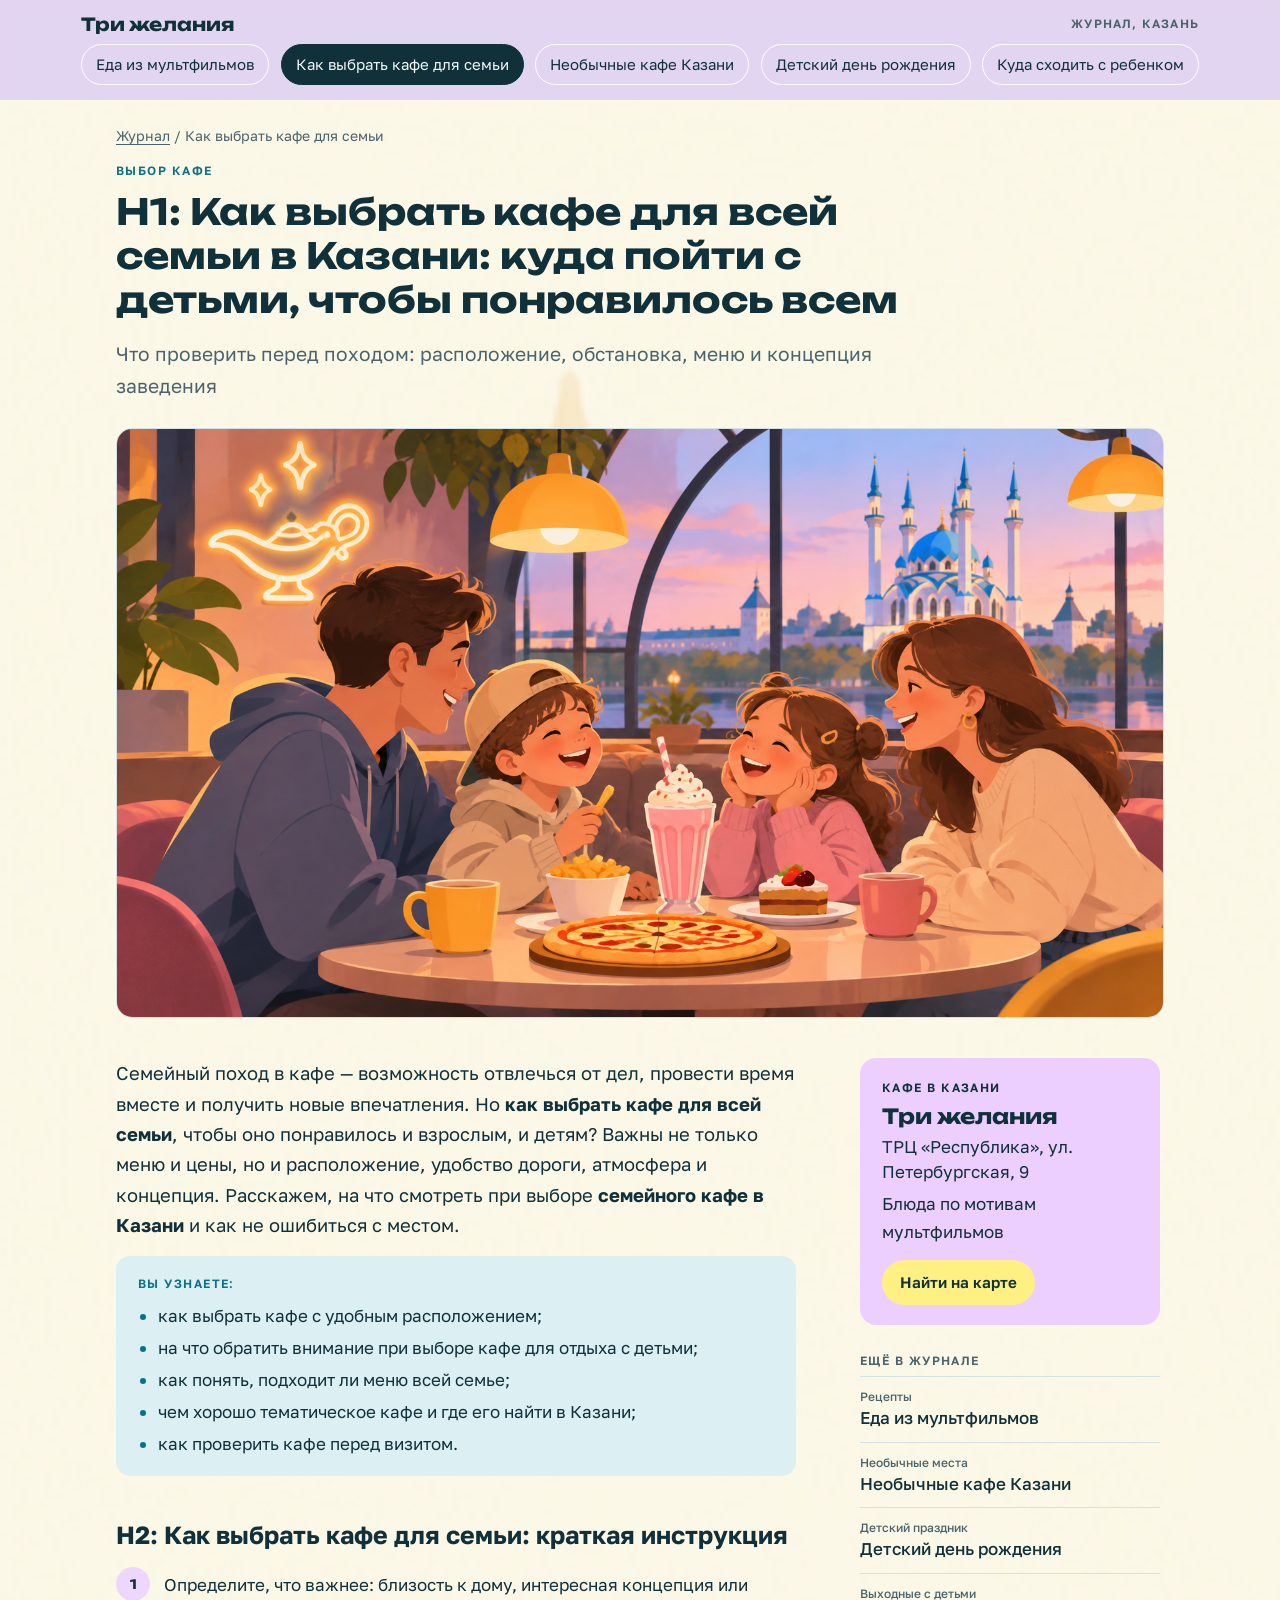
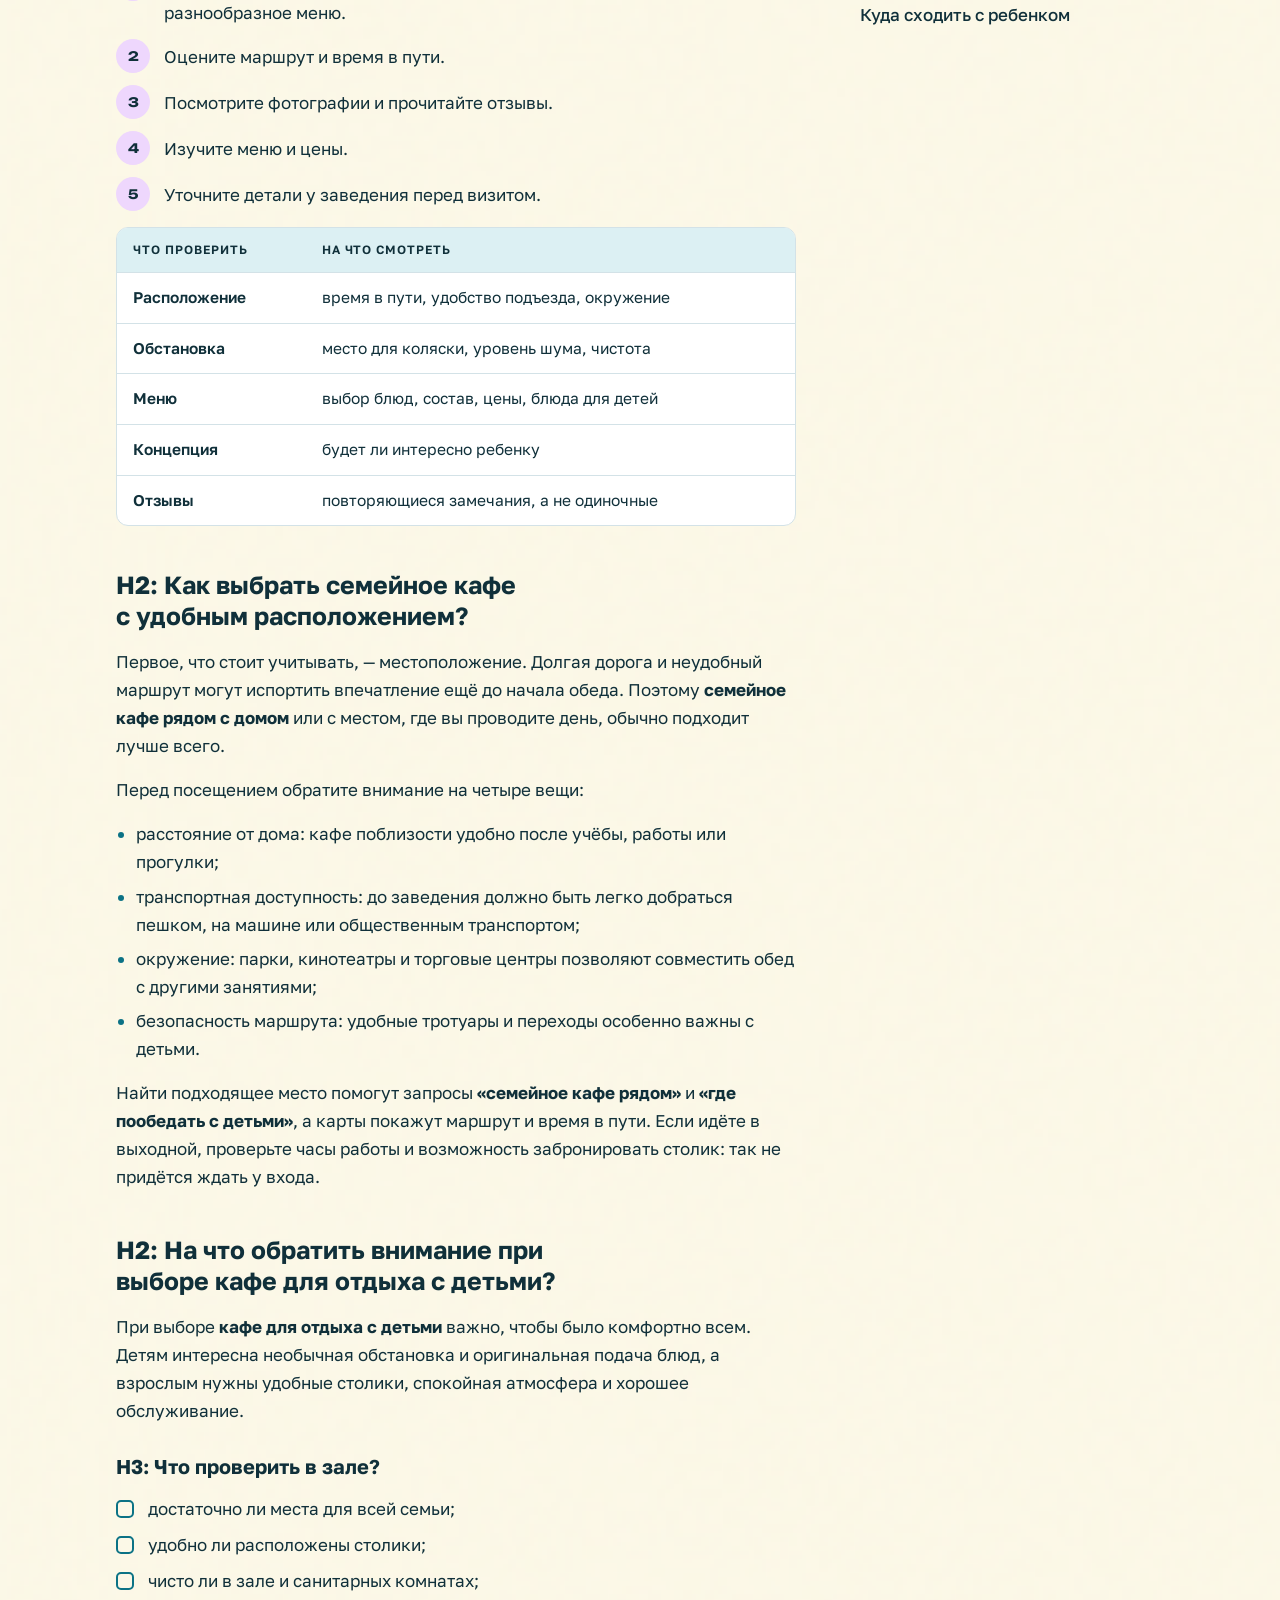
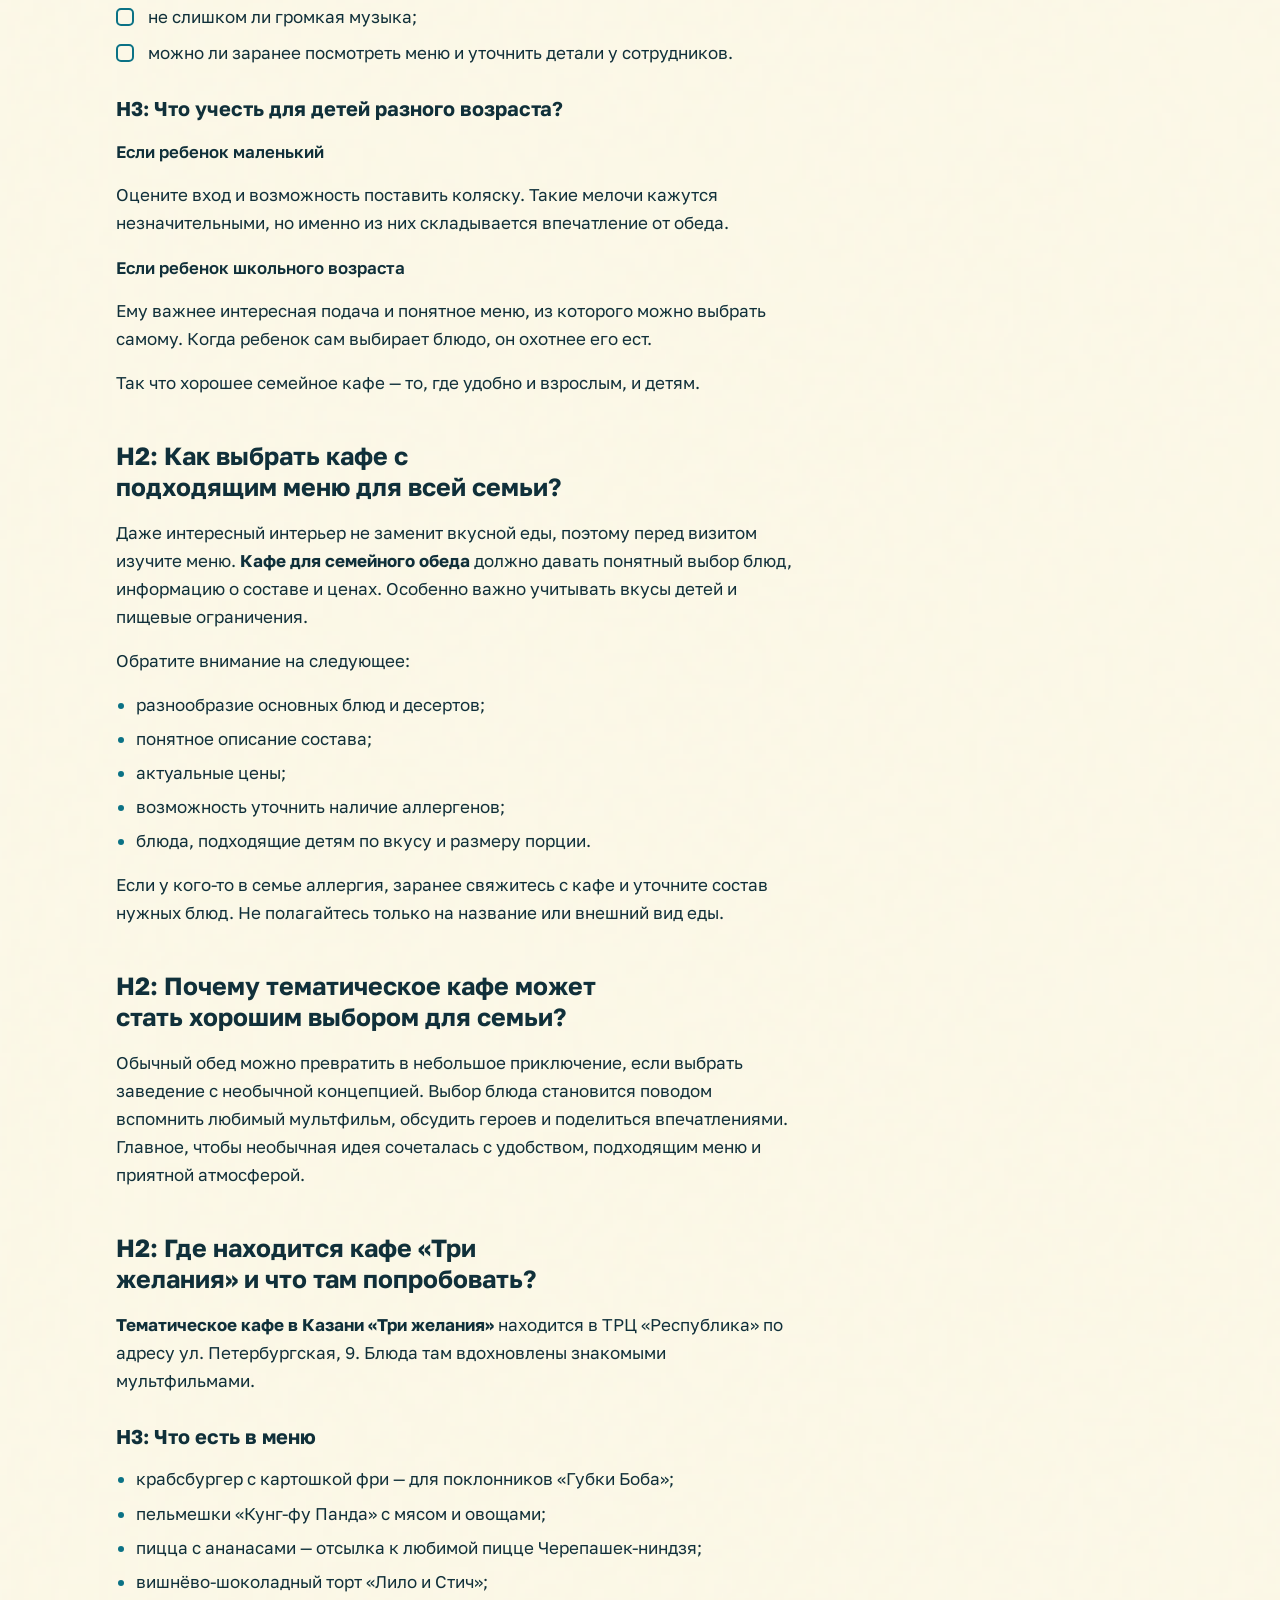
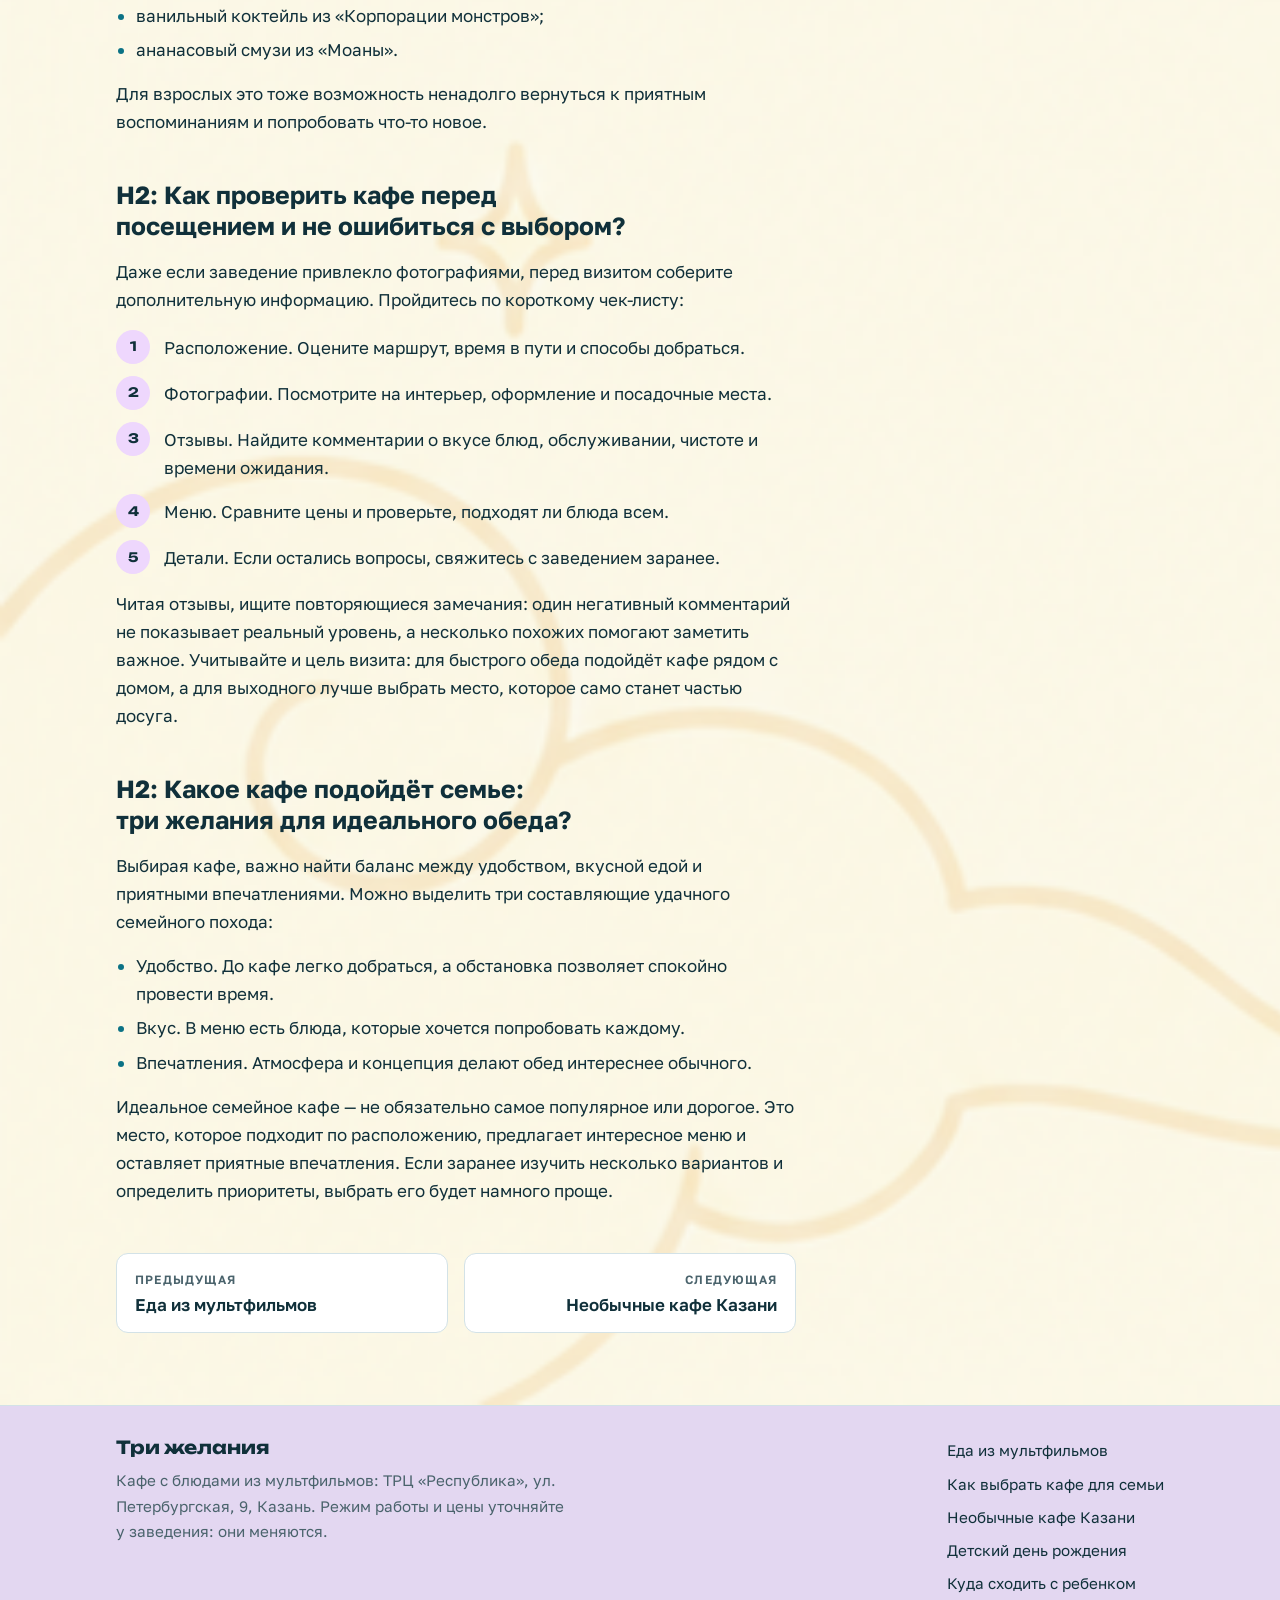
<file: kafe-dlya-semi.html>
<!doctype html>
<html lang="ru">
<head>
  <meta charset="utf-8">
  <meta name="viewport" content="width=device-width, initial-scale=1">
  <title>Как выбрать кафе для всей семьи в Казани</title>
  <meta name="description" content="Что проверить перед походом: расположение, обстановка, меню и концепция заведения">
  <meta property="og:title" content="Как выбрать кафе для всей семьи в Казани">
  <meta property="og:description" content="Что проверить перед походом: расположение, обстановка, меню и концепция заведения">
  <meta property="og:type" content="article">
  <meta property="og:locale" content="ru_RU">

  <!-- Данные для поисковиков (Schema.org). Не видны посетителю -->
  <script type="application/ld+json">
  {
    "@context": "https://schema.org",
    "@type": "Article",
    "headline": "Как выбрать кафе для всей семьи в Казани: куда пойти с детьми, чтобы понравилось всем",
    "description": "Что проверить перед походом: расположение, обстановка, меню и концепция заведения",
    "inLanguage": "ru"
  }
  </script>

  <!-- Шрифты -->
  <link rel="preconnect" href="https://fonts.googleapis.com">
  <link rel="preconnect" href="https://fonts.gstatic.com" crossorigin>
  <link rel="stylesheet" href="https://fonts.googleapis.com/css2?family=Golos+Text:wght@400;500;600;700&family=Unbounded:wght@500;600;700&display=swap">

  <!-- Все стили сайта лежат в одном файле -->
  <link rel="stylesheet" href="css/style.css">
</head>
<body>

  <!-- ШАПКА: логотип и меню. Одинаковая на всех страницах; у открытой страницы в меню стоит aria-current="page" -->
  <header class="site-head">
    <div class="wrap">
      <div class="head-row">
        <a class="logo" href="index.html">
          Три желания
        </a>
        <span class="head-sub">Журнал, Казань</span>
        <!-- Кнопка-бургер: видна только на телефоне, открывает меню -->
        <button class="burger" type="button" aria-label="Открыть меню" aria-expanded="false" aria-controls="site-nav">
          <span></span><span></span><span></span>
        </button>
      </div>
      <nav class="nav" id="site-nav" aria-label="Статьи журнала">
        <a href="eda-iz-multfilmov.html">Еда из мультфильмов</a>
        <a href="kafe-dlya-semi.html" aria-current="page">Как выбрать кафе для семьи</a>
        <a href="neobychnye-kafe.html">Необычные кафе Казани</a>
        <a href="detskiy-den-rozhdeniya.html">Детский день рождения</a>
        <a href="kuda-shodit-s-rebenkom.html">Куда сходить с ребенком</a>
      </nav>
    </div>
  </header>

  <!-- ОБЩИЙ ФОН страницы (картинка задаётся в css/style.css, класс .page-bg) -->
  <div class="page-bg">
    <main class="wrap">
      <!-- Хлебные крошки -->
      <nav class="crumbs" aria-label="Хлебные крошки">
        <a href="index.html">Журнал</a>
        / Как выбрать кафе для семьи
      </nav>

      <!-- ЗАГОЛОВОК СТАТЬИ: рубрика, H1 и подзаголовок -->
      <div class="art-head">
        <p class="eyebrow">Выбор кафе</p>
        <h1>H1: Как выбрать кафе для всей семьи в Казани: куда пойти с детьми, чтобы понравилось всем</h1>
        <p class="deck">Что проверить перед походом: расположение, обстановка, меню и концепция заведения</p>
      </div>

      <!-- ГЛАВНАЯ КАРТИНКА СТАТЬИ -->
      <div class="hero-art">
        <img src="imgs/как выбрать кафе для всей семьи в Казани.png" alt="Фасад семейного кафе с полосатым навесом и воздушными шарами">
      </div>

      <!-- ОСНОВНОЙ БЛОК: слева текст статьи, справа карточка кафе -->
      <div class="layout">
        <!-- ТЕКСТ СТАТЬИ -->
        <article class="prose">
          <p class="lead">
            Семейный поход в кафе — возможность отвлечься от дел, провести время вместе и получить новые
            впечатления. Но <strong>как выбрать кафе для всей семьи</strong>, чтобы оно понравилось и взрослым,
            и детям? Важны не только меню и цены, но и расположение, удобство дороги, атмосфера и концепция.
            Расскажем, на что смотреть при выборе <strong>семейного кафе в Казани</strong> и как не ошибиться с
            местом.
          </p>

          <!-- Плашка «Вы узнаете» -->
          <div class="learn">
            <p class="label">Вы узнаете:</p>
            <ul>
              <li>как выбрать кафе с удобным расположением;</li>
              <li>на что обратить внимание при выборе кафе для отдыха с детьми;</li>
              <li>как понять, подходит ли меню всей семье;</li>
              <li>чем хорошо тематическое кафе и где его найти в Казани;</li>
              <li>как проверить кафе перед визитом.</li>
            </ul>
          </div>

          <h2>H2: Как выбрать кафе для семьи: краткая инструкция</h2>

          <!-- Краткая инструкция: нумерованный список в кружках -->
          <ol class="quick">
            <li>
              <span>Определите, что важнее: близость к дому, интересная концепция или разнообразное меню.</span>
            </li>
            <li><span>Оцените маршрут и время в пути.</span></li>
            <li><span>Посмотрите фотографии и прочитайте отзывы.</span></li>
            <li><span>Изучите меню и цены.</span></li>
            <li><span>Уточните детали у заведения перед визитом.</span></li>
          </ol>

          <!-- Таблица. Новая строка = новый блок <tr>...</tr> -->
          <div class="tbl">
            <table>
              <thead>
                <tr>
                  <th>Что проверить</th>
                  <th>На что смотреть</th>
                </tr>
              </thead>
              <tbody>
                <tr>
                  <td>Расположение</td>
                  <td>время в пути, удобство подъезда, окружение</td>
                </tr>
                <tr>
                  <td>Обстановка</td>
                  <td>место для коляски, уровень шума, чистота</td>
                </tr>
                <tr>
                  <td>Меню</td>
                  <td>выбор блюд, состав, цены, блюда для детей</td>
                </tr>
                <tr>
                  <td>Концепция</td>
                  <td>будет ли интересно ребенку</td>
                </tr>
                <tr>
                  <td>Отзывы</td>
                  <td>повторяющиеся замечания, а не одиночные</td>
                </tr>
              </tbody>
            </table>
          </div>

          <h2>H2: Как выбрать семейное кафе с удобным расположением?</h2>
          <p>
            Первое, что стоит учитывать, — местоположение. Долгая дорога и неудобный маршрут могут испортить
            впечатление ещё до начала обеда. Поэтому <strong>семейное кафе рядом с домом</strong> или с местом,
            где вы проводите день, обычно подходит лучше всего.
          </p>
          <p>Перед посещением обратите внимание на четыре вещи:</p>
          <ul>
            <li>расстояние от дома: кафе поблизости удобно после учёбы, работы или прогулки;</li>
            <li>
              транспортная доступность: до заведения должно быть легко добраться пешком, на машине или
              общественным транспортом;
            </li>
            <li>
              окружение: парки, кинотеатры и торговые центры позволяют совместить обед с другими занятиями;
            </li>
            <li>безопасность маршрута: удобные тротуары и переходы особенно важны с детьми.</li>
          </ul>
          <p>
            Найти подходящее место помогут запросы <strong>«семейное кафе рядом»</strong> и <strong>«где
            пообедать с детьми»</strong>, а карты покажут маршрут и время в пути. Если идёте в выходной,
            проверьте часы работы и возможность забронировать столик: так не придётся ждать у входа.
          </p>

          <h2>H2: На что обратить внимание при выборе кафе для отдыха с детьми?</h2>
          <p>
            При выборе <strong>кафе для отдыха с детьми</strong> важно, чтобы было комфортно всем. Детям
            интересна необычная обстановка и оригинальная подача блюд, а взрослым нужны удобные столики,
            спокойная атмосфера и хорошее обслуживание.
          </p>
          <h3>H3: Что проверить в зале?</h3>

          <!-- Чек-лист с пустыми квадратиками -->
          <ul class="check">
            <li><span>достаточно ли места для всей семьи;</span></li>
            <li><span>удобно ли расположены столики;</span></li>
            <li><span>чисто ли в зале и санитарных комнатах;</span></li>
            <li><span>не слишком ли громкая музыка;</span></li>
            <li><span>можно ли заранее посмотреть меню и уточнить детали у сотрудников.</span></li>
          </ul>
          <h3>H3: Что учесть для детей разного возраста?</h3>
          <h4>Если ребенок маленький</h4>
          <p>
            Оцените вход и возможность поставить коляску. Такие мелочи кажутся незначительными, но именно из них
            складывается впечатление от обеда.
          </p>
          <h4>Если ребенок школьного возраста</h4>
          <p>
            Ему важнее интересная подача и понятное меню, из которого можно выбрать самому. Когда ребенок сам
            выбирает блюдо, он охотнее его ест.
          </p>
          <p>Так что хорошее семейное кафе — то, где удобно и взрослым, и детям.</p>

          <h2>H2: Как выбрать кафе с подходящим меню для всей семьи?</h2>
          <p>
            Даже интересный интерьер не заменит вкусной еды, поэтому перед визитом изучите меню. <strong>Кафе
            для семейного обеда</strong> должно давать понятный выбор блюд, информацию о составе и ценах.
            Особенно важно учитывать вкусы детей и пищевые ограничения.
          </p>
          <p>Обратите внимание на следующее:</p>
          <ul>
            <li>разнообразие основных блюд и десертов;</li>
            <li>понятное описание состава;</li>
            <li>актуальные цены;</li>
            <li>возможность уточнить наличие аллергенов;</li>
            <li>блюда, подходящие детям по вкусу и размеру порции.</li>
          </ul>
          <p>
            Если у кого-то в семье аллергия, заранее свяжитесь с кафе и уточните состав нужных блюд. Не
            полагайтесь только на название или внешний вид еды.
          </p>

          <h2>H2: Почему тематическое кафе может стать хорошим выбором для семьи?</h2>
          <p>
            Обычный обед можно превратить в небольшое приключение, если выбрать заведение с необычной
            концепцией. Выбор блюда становится поводом вспомнить любимый мультфильм, обсудить героев и
            поделиться впечатлениями. Главное, чтобы необычная идея сочеталась с удобством, подходящим меню и
            приятной атмосферой.
          </p>

          <h2>H2: Где находится кафе «Три желания» и что там попробовать?</h2>
          <p>
            <strong>Тематическое кафе в Казани «Три желания»</strong> находится в ТРЦ «Республика» по адресу ул.
            Петербургская, 9. Блюда там вдохновлены знакомыми мультфильмами.
          </p>
          <h3>H3: Что есть в меню</h3>
          <ul>
            <li>крабсбургер с картошкой фри — для поклонников «Губки Боба»;</li>
            <li>пельмешки «Кунг-фу Панда» с мясом и овощами;</li>
            <li>пицца с ананасами — отсылка к любимой пицце Черепашек-ниндзя;</li>
            <li>вишнёво-шоколадный торт «Лило и Стич»;</li>
            <li>ванильный коктейль из «Корпорации монстров»;</li>
            <li>ананасовый смузи из «Моаны».</li>
          </ul>
          <p>
            Для взрослых это тоже возможность ненадолго вернуться к приятным воспоминаниям и попробовать что-то
            новое.
          </p>

          <h2>H2: Как проверить кафе перед посещением и не ошибиться с выбором?</h2>
          <p>
            Даже если заведение привлекло фотографиями, перед визитом соберите дополнительную информацию.
            Пройдитесь по короткому чек-листу:
          </p>
          <ol class="quick">
            <li><span>Расположение. Оцените маршрут, время в пути и способы добраться.</span></li>
            <li><span>Фотографии. Посмотрите на интерьер, оформление и посадочные места.</span></li>
            <li>
              <span>Отзывы. Найдите комментарии о вкусе блюд, обслуживании, чистоте и времени ожидания.</span>
            </li>
            <li><span>Меню. Сравните цены и проверьте, подходят ли блюда всем.</span></li>
            <li><span>Детали. Если остались вопросы, свяжитесь с заведением заранее.</span></li>
          </ol>
          <p>
            Читая отзывы, ищите повторяющиеся замечания: один негативный комментарий не показывает реальный
            уровень, а несколько похожих помогают заметить важное. Учитывайте и цель визита: для быстрого обеда
            подойдёт кафе рядом с домом, а для выходного лучше выбрать место, которое само станет частью досуга.
          </p>

          <h2>H2: Какое кафе подойдёт семье: три желания для идеального обеда?</h2>
          <p>
            Выбирая кафе, важно найти баланс между удобством, вкусной едой и приятными впечатлениями. Можно
            выделить три составляющие удачного семейного похода:
          </p>
          <ul>
            <li>Удобство. До кафе легко добраться, а обстановка позволяет спокойно провести время.</li>
            <li>Вкус. В меню есть блюда, которые хочется попробовать каждому.</li>
            <li>Впечатления. Атмосфера и концепция делают обед интереснее обычного.</li>
          </ul>
          <p>
            Идеальное семейное кафе — не обязательно самое популярное или дорогое. Это место, которое подходит
            по расположению, предлагает интересное меню и оставляет приятные впечатления. Если заранее изучить
            несколько вариантов и определить приоритеты, выбрать его будет намного проще.
          </p>

          <!-- Переход к предыдущей и следующей статье -->
          <nav class="pager" aria-label="Другие статьи">
            <a href="eda-iz-multfilmov.html"><small>Предыдущая</small><b>Еда из мультфильмов</b></a>
            <a class="next" href="neobychnye-kafe.html"><small>Следующая</small><b>Необычные кафе Казани</b></a>
          </nav>
        </article>

        <!-- ПРАВАЯ КОЛОНКА: карточка кафе (жёлтая) и ссылки на другие статьи -->
        <aside class="aside">
          <!-- Карточка кафе. Адрес и ссылка на карту меняются здесь и в подвале -->
          <div class="cafe">
            <p class="k">Кафе в Казани</p>
            <p class="n">Три желания</p>
            <address>ТРЦ «Республика», ул. Петербургская, 9</address>
            <p>Блюда по мотивам мультфильмов</p>
            <a class="btn" href="https://yandex.ru/maps/?text=%D0%9A%D0%B0%D0%B7%D0%B0%D0%BD%D1%8C%2C%20%D1%83%D0%BB%D0%B8%D1%86%D0%B0%20%D0%9F%D0%B5%D1%82%D0%B5%D1%80%D0%B1%D1%83%D1%80%D0%B3%D1%81%D0%BA%D0%B0%D1%8F%2C%209" target="_blank" rel="noopener">
              Найти на карте
            </a>
          </div>
          <div class="more">
            <h3>Ещё в журнале</h3>
            <a href="eda-iz-multfilmov.html"><small>Рецепты</small>Еда из мультфильмов</a>
            <a href="neobychnye-kafe.html"><small>Необычные места</small>Необычные кафе Казани</a>
            <a href="detskiy-den-rozhdeniya.html"><small>Детский праздник</small>Детский день рождения</a>
            <a href="kuda-shodit-s-rebenkom.html"><small>Выходные с детьми</small>Куда сходить с ребенком</a>
          </div>
        </aside>
      </div>
    </main>
  </div>

  <!-- ПОДВАЛ: описание и список статей. Одинаковый на всех страницах -->
  <footer class="site-foot">
    <div class="wrap foot">
      <div>
        <a class="logo" href="index.html">
          Три желания
        </a>
        <p>
          Кафе с блюдами из мультфильмов: ТРЦ «Республика», ул. Петербургская, 9, Казань. Режим работы и цены
          уточняйте у заведения: они меняются.
        </p>
      </div>
      <ul>
        <li><a href="eda-iz-multfilmov.html">Еда из мультфильмов</a></li>
        <li><a href="kafe-dlya-semi.html">Как выбрать кафе для семьи</a></li>
        <li><a href="neobychnye-kafe.html">Необычные кафе Казани</a></li>
        <li><a href="detskiy-den-rozhdeniya.html">Детский день рождения</a></li>
        <li><a href="kuda-shodit-s-rebenkom.html">Куда сходить с ребенком</a></li>
      </ul>
    </div>
  </footer>

  <script src="js/menu.js"></script>
</body>
</html>
</file>
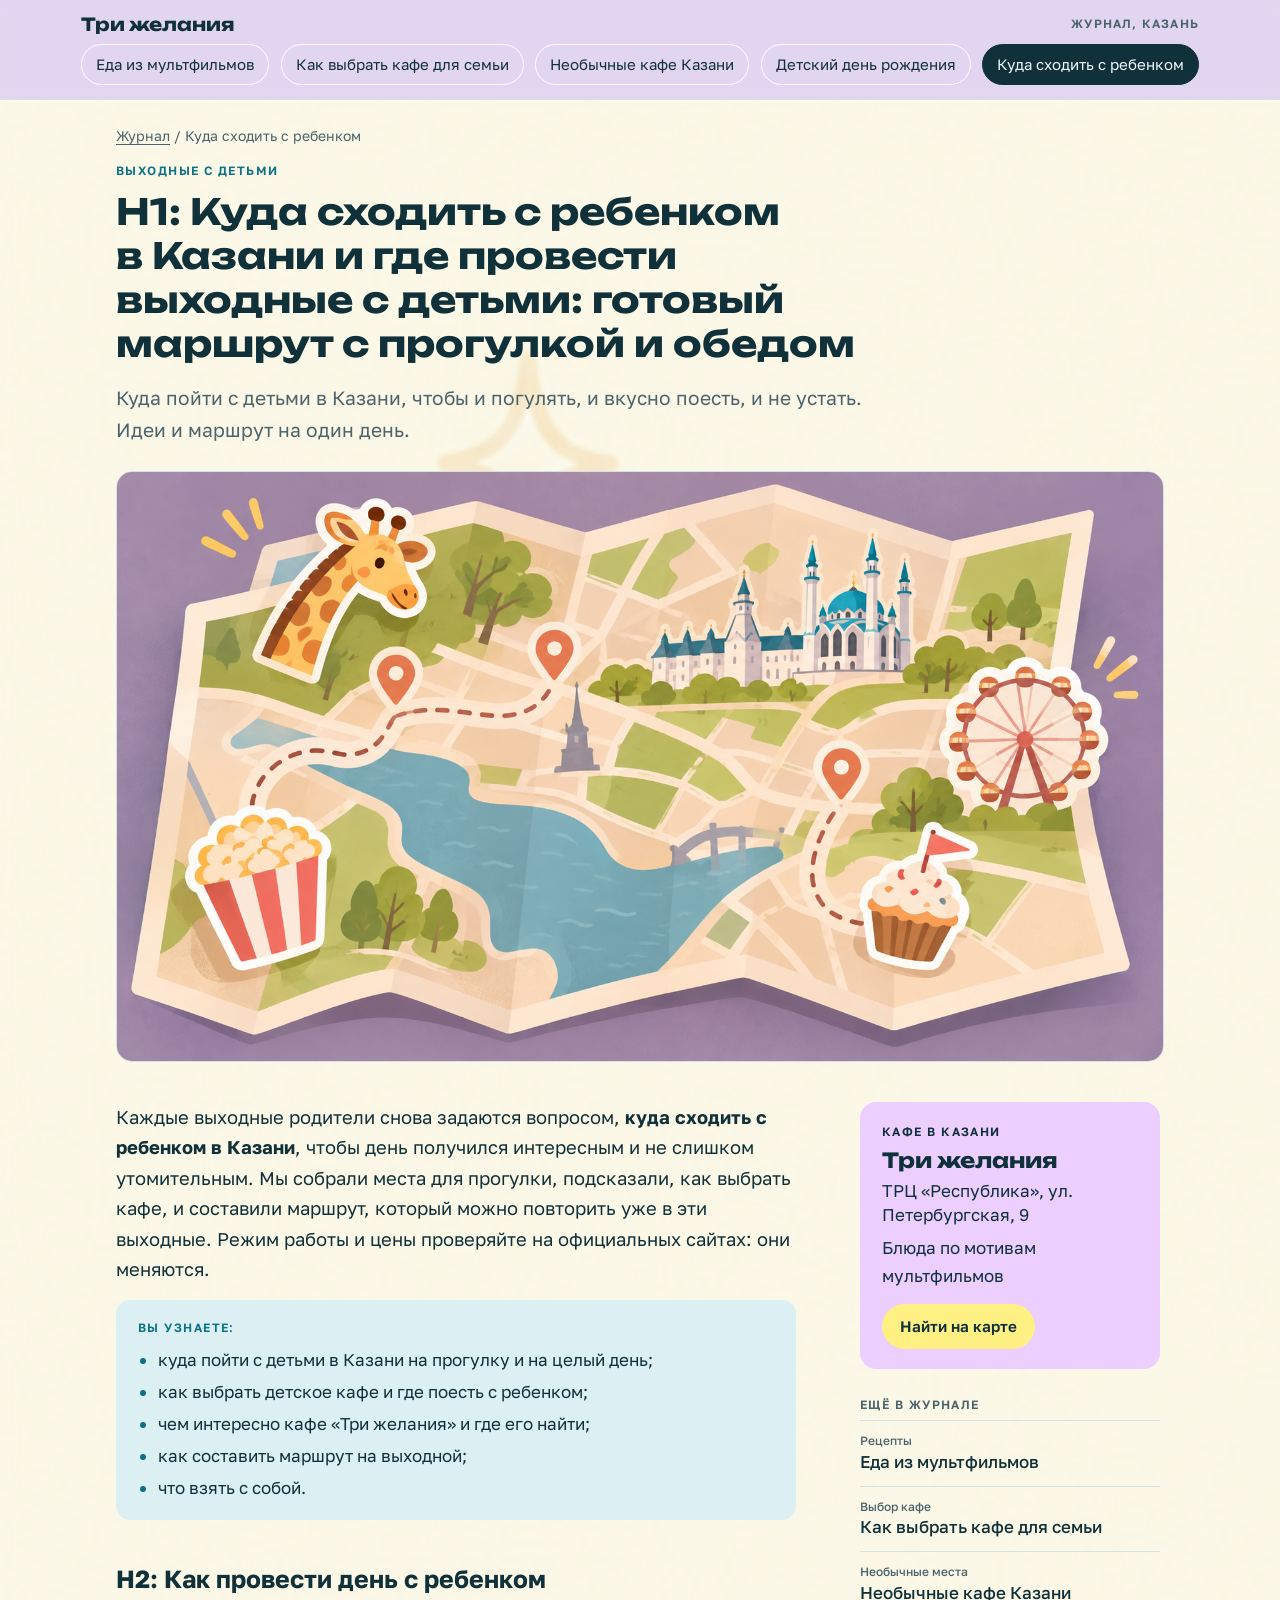
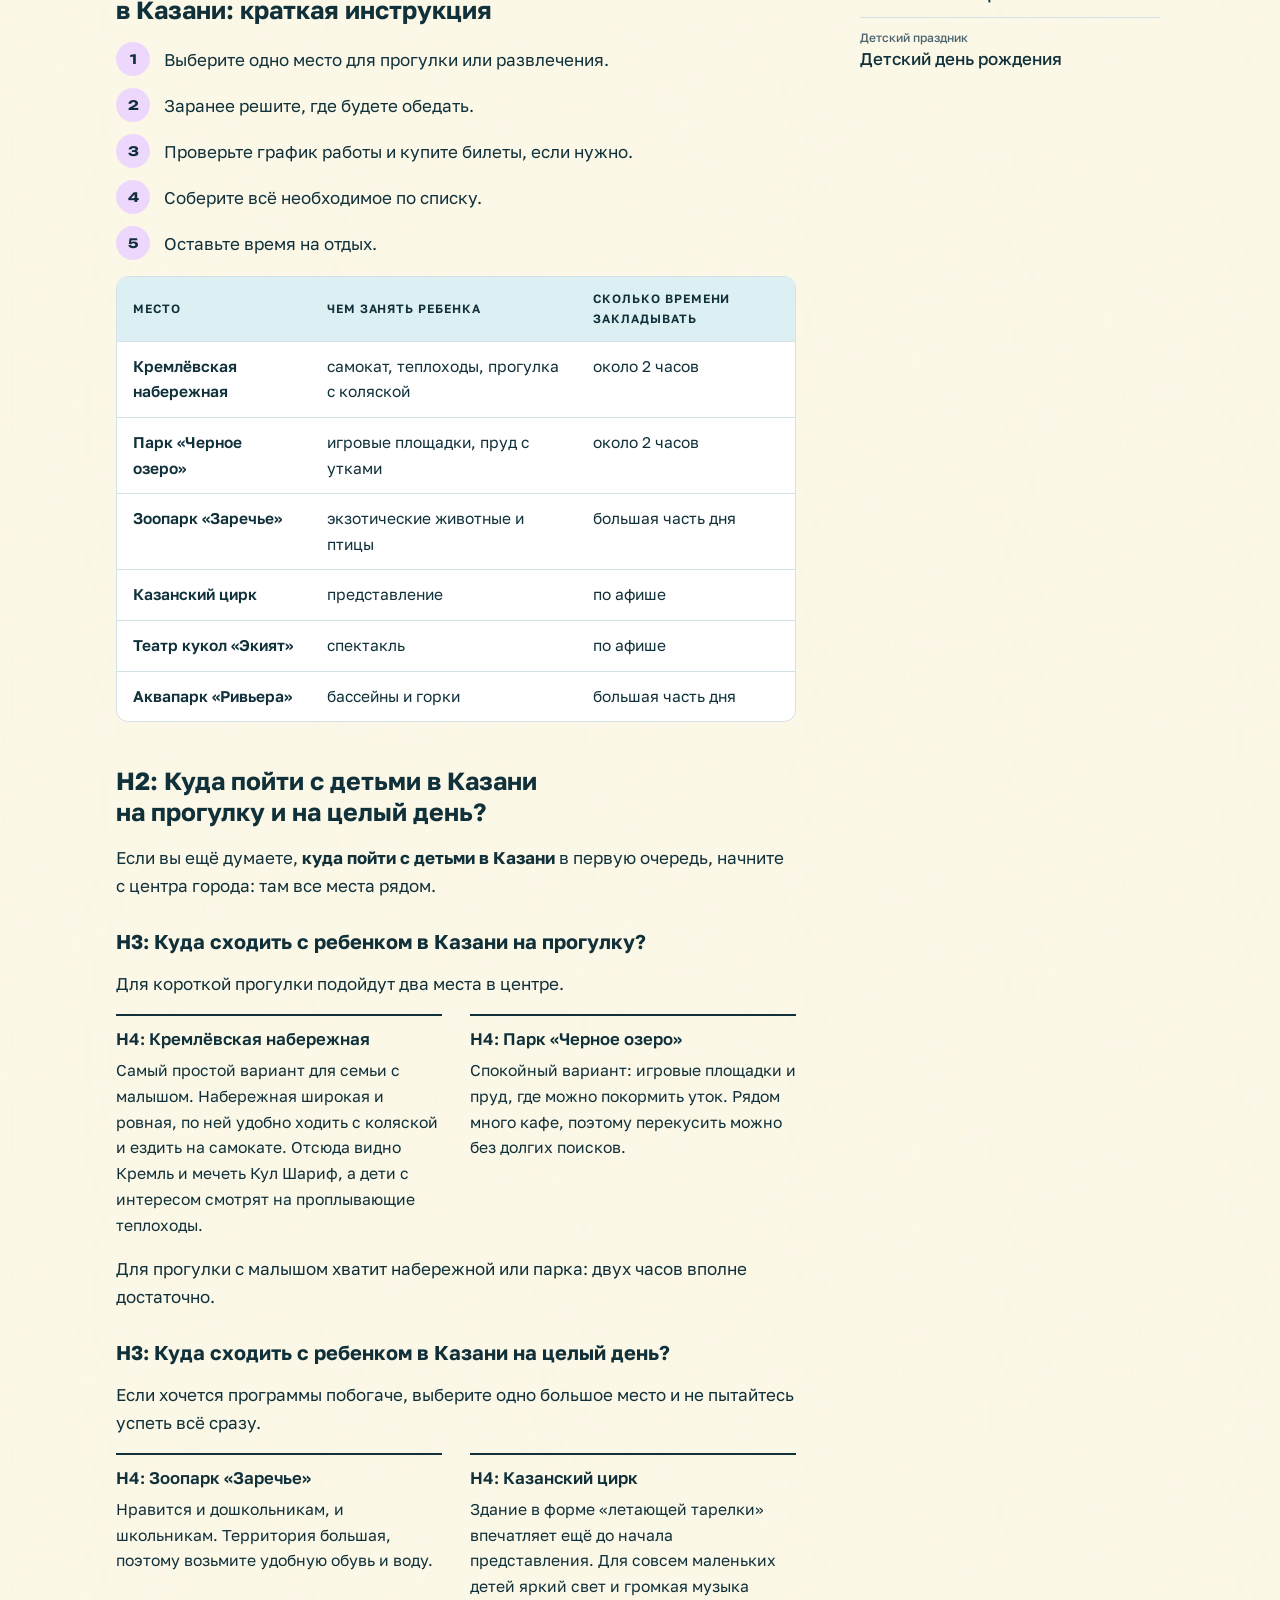
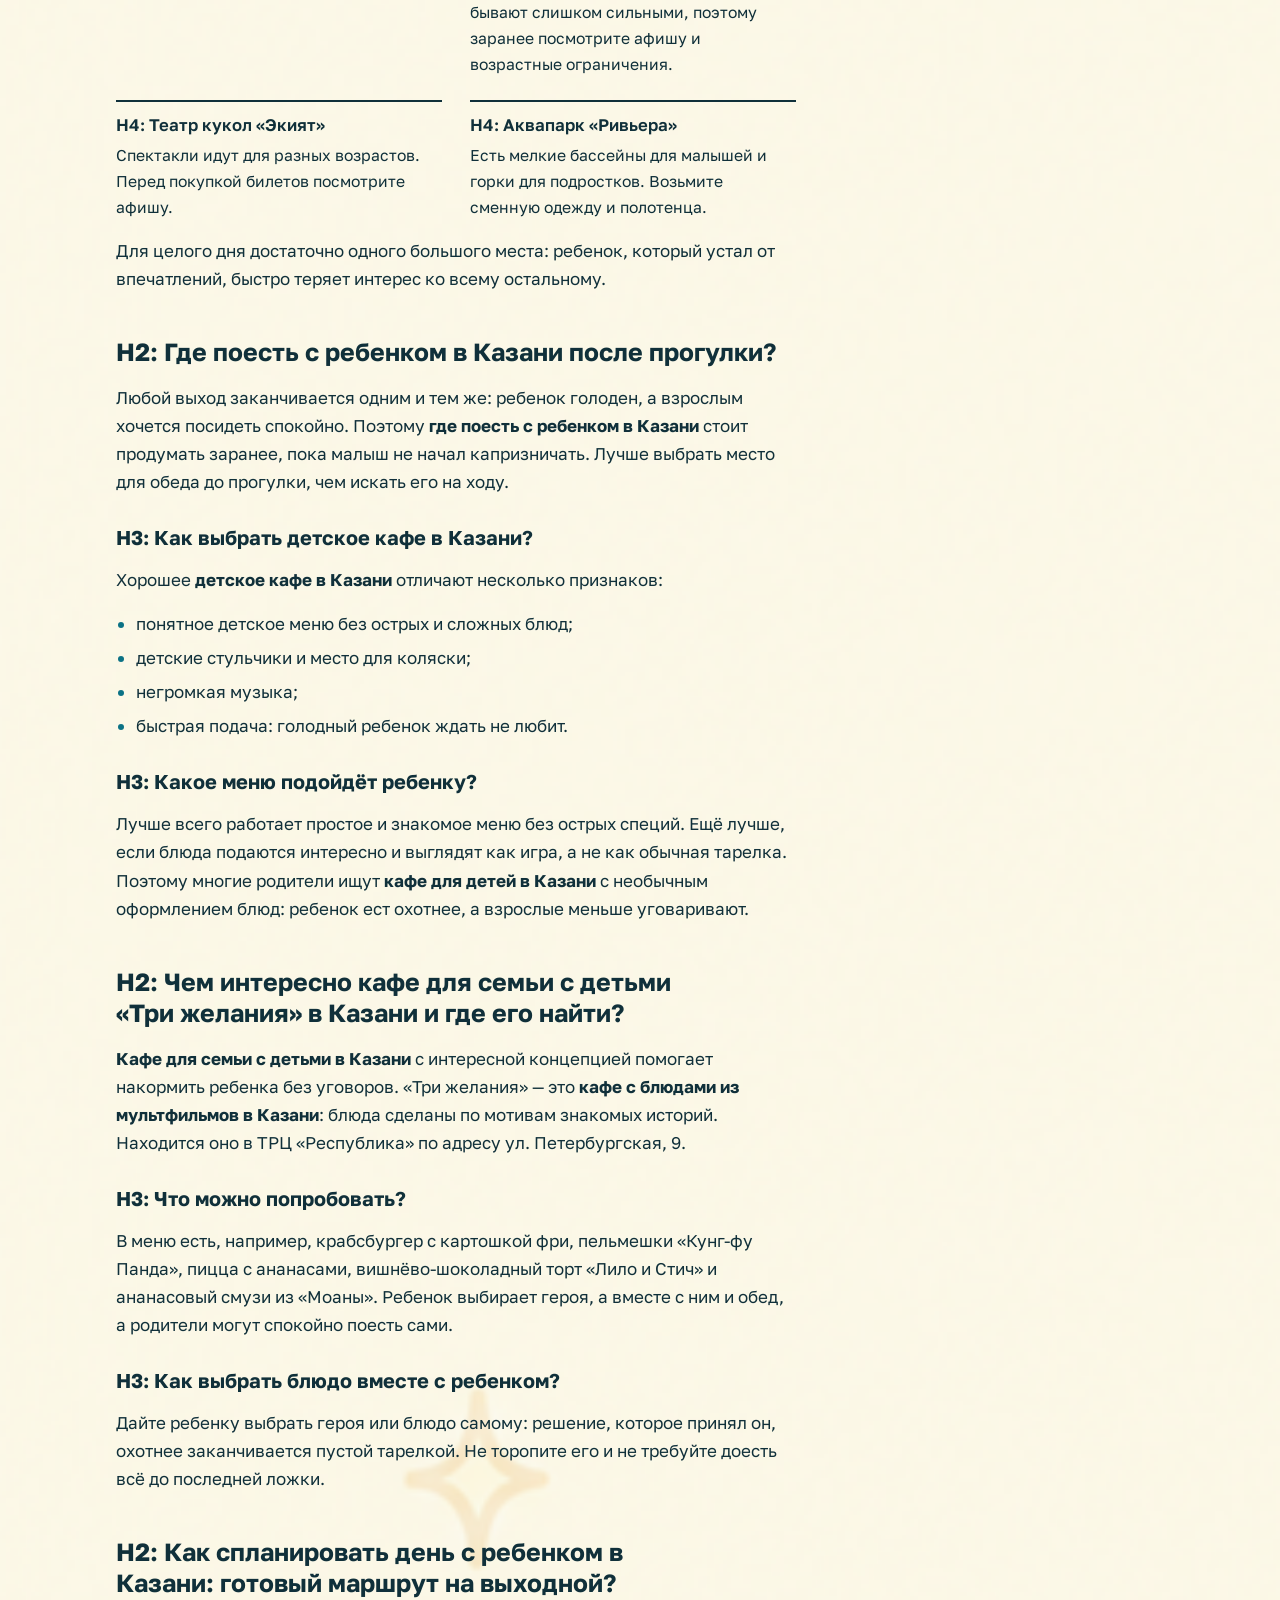
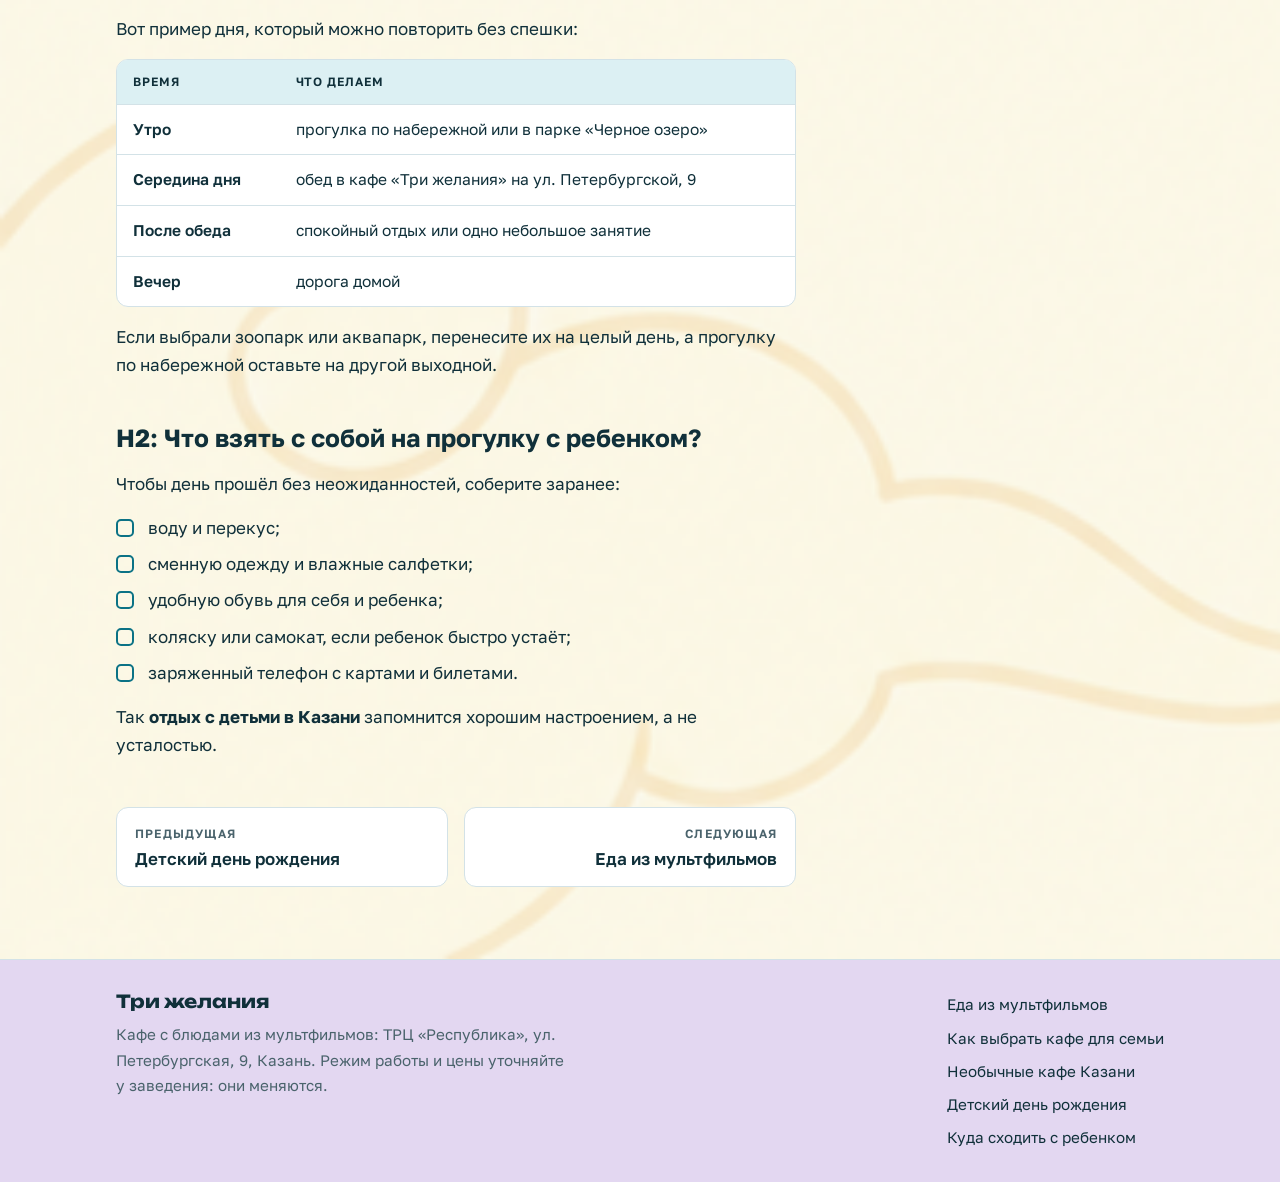
<file: kuda-shodit-s-rebenkom.html>
<!doctype html>
<html lang="ru">
<head>
  <meta charset="utf-8">
  <meta name="viewport" content="width=device-width, initial-scale=1">
  <title>Куда сходить с ребенком в Казани: маршрут на выходной</title>
  <meta name="description" content="Куда пойти с детьми в Казани, чтобы и погулять, и вкусно поесть, и не устать. Идеи и маршрут на один день.">
  <meta property="og:title" content="Куда сходить с ребенком в Казани: маршрут на выходной">
  <meta property="og:description" content="Куда пойти с детьми в Казани, чтобы и погулять, и вкусно поесть, и не устать. Идеи и маршрут на один день.">
  <meta property="og:type" content="article">
  <meta property="og:locale" content="ru_RU">

  <!-- Данные для поисковиков (Schema.org). Не видны посетителю -->
  <script type="application/ld+json">
  {
    "@context": "https://schema.org",
    "@type": "Article",
    "headline": "Куда сходить с ребенком в Казани и где провести выходные с детьми: готовый маршрут с прогулкой и обедом",
    "description": "Куда пойти с детьми в Казани, чтобы и погулять, и вкусно поесть, и не устать. Идеи и маршрут на один день.",
    "inLanguage": "ru"
  }
  </script>

  <!-- Шрифты -->
  <link rel="preconnect" href="https://fonts.googleapis.com">
  <link rel="preconnect" href="https://fonts.gstatic.com" crossorigin>
  <link rel="stylesheet" href="https://fonts.googleapis.com/css2?family=Golos+Text:wght@400;500;600;700&family=Unbounded:wght@500;600;700&display=swap">

  <!-- Все стили сайта лежат в одном файле -->
  <link rel="stylesheet" href="css/style.css">
</head>
<body>

  <!-- ШАПКА: логотип и меню. Одинаковая на всех страницах; у открытой страницы в меню стоит aria-current="page" -->
  <header class="site-head">
    <div class="wrap">
      <div class="head-row">
        <a class="logo" href="index.html">
          Три желания
        </a>
        <span class="head-sub">Журнал, Казань</span>
        <!-- Кнопка-бургер: видна только на телефоне, открывает меню -->
        <button class="burger" type="button" aria-label="Открыть меню" aria-expanded="false" aria-controls="site-nav">
          <span></span><span></span><span></span>
        </button>
      </div>
      <nav class="nav" id="site-nav" aria-label="Статьи журнала">
        <a href="eda-iz-multfilmov.html">Еда из мультфильмов</a>
        <a href="kafe-dlya-semi.html">Как выбрать кафе для семьи</a>
        <a href="neobychnye-kafe.html">Необычные кафе Казани</a>
        <a href="detskiy-den-rozhdeniya.html">Детский день рождения</a>
        <a href="kuda-shodit-s-rebenkom.html" aria-current="page">Куда сходить с ребенком</a>
      </nav>
    </div>
  </header>

  <!-- ОБЩИЙ ФОН страницы (картинка задаётся в css/style.css, класс .page-bg) -->
  <div class="page-bg">
    <main class="wrap">
      <!-- Хлебные крошки -->
      <nav class="crumbs" aria-label="Хлебные крошки">
        <a href="index.html">Журнал</a>
        / Куда сходить с ребенком
      </nav>

      <!-- ЗАГОЛОВОК СТАТЬИ: рубрика, H1 и подзаголовок -->
      <div class="art-head">
        <p class="eyebrow">Выходные с детьми</p>
        <h1>
          H1: Куда сходить с ребенком в Казани и где провести выходные с детьми: готовый маршрут с прогулкой и
          обедом
        </h1>
        <p class="deck">
          Куда пойти с детьми в Казани, чтобы и погулять, и вкусно поесть, и не устать. Идеи и маршрут на один
          день.
        </p>
      </div>

      <!-- ГЛАВНАЯ КАРТИНКА СТАТЬИ -->
      <div class="hero-art">
        <img src="imgs/куда сходить с ребенком в казани.png" alt="Маршрут на день: утренняя прогулка, обед и отдых">
      </div>

      <!-- ОСНОВНОЙ БЛОК: слева текст статьи, справа карточка кафе -->
      <div class="layout">
        <!-- ТЕКСТ СТАТЬИ -->
        <article class="prose">
          <p class="lead">
            Каждые выходные родители снова задаются вопросом, <strong>куда сходить с ребенком в Казани</strong>,
            чтобы день получился интересным и не слишком утомительным. Мы собрали места для прогулки,
            подсказали, как выбрать кафе, и составили маршрут, который можно повторить уже в эти выходные. Режим
            работы и цены проверяйте на официальных сайтах: они меняются.
          </p>

          <!-- Плашка «Вы узнаете» -->
          <div class="learn">
            <p class="label">Вы узнаете:</p>
            <ul>
              <li>куда пойти с детьми в Казани на прогулку и на целый день;</li>
              <li>как выбрать детское кафе и где поесть с ребенком;</li>
              <li>чем интересно кафе «Три желания» и где его найти;</li>
              <li>как составить маршрут на выходной;</li>
              <li>что взять с собой.</li>
            </ul>
          </div>

          <h2>H2: Как провести день с ребенком в Казани: краткая инструкция</h2>

          <!-- Краткая инструкция: нумерованный список в кружках -->
          <ol class="quick">
            <li><span>Выберите одно место для прогулки или развлечения.</span></li>
            <li><span>Заранее решите, где будете обедать.</span></li>
            <li><span>Проверьте график работы и купите билеты, если нужно.</span></li>
            <li><span>Соберите всё необходимое по списку.</span></li>
            <li><span>Оставьте время на отдых.</span></li>
          </ol>

          <!-- Таблица. Новая строка = новый блок <tr>...</tr> -->
          <div class="tbl">
            <table>
              <thead>
                <tr>
                  <th>Место</th>
                  <th>Чем занять ребенка</th>
                  <th>Сколько времени закладывать</th>
                </tr>
              </thead>
              <tbody>
                <tr>
                  <td>Кремлёвская набережная</td>
                  <td>самокат, теплоходы, прогулка с коляской</td>
                  <td>около 2 часов</td>
                </tr>
                <tr>
                  <td>Парк «Черное озеро»</td>
                  <td>игровые площадки, пруд с утками</td>
                  <td>около 2 часов</td>
                </tr>
                <tr>
                  <td>Зоопарк «Заречье»</td>
                  <td>экзотические животные и птицы</td>
                  <td>большая часть дня</td>
                </tr>
                <tr>
                  <td>Казанский цирк</td>
                  <td>представление</td>
                  <td>по афише</td>
                </tr>
                <tr>
                  <td>Театр кукол «Экият»</td>
                  <td>спектакль</td>
                  <td>по афише</td>
                </tr>
                <tr>
                  <td>Аквапарк «Ривьера»</td>
                  <td>бассейны и горки</td>
                  <td>большая часть дня</td>
                </tr>
              </tbody>
            </table>
          </div>

          <h2>H2: Куда пойти с детьми в Казани на прогулку и на целый день?</h2>
          <p>
            Если вы ещё думаете, <strong>куда пойти с детьми в Казани</strong> в первую очередь, начните с
            центра города: там все места рядом.
          </p>
          <h3>H3: Куда сходить с ребенком в Казани на прогулку?</h3>
          <p>Для короткой прогулки подойдут два места в центре.</p>

          <!-- Список мест: каждое место это блок <div class="place"> -->
          <div class="places">
            <div class="place">
              <h4>H4: Кремлёвская набережная</h4>
              <p>
                Самый простой вариант для семьи с малышом. Набережная широкая и ровная, по ней удобно ходить с
                коляской и ездить на самокате. Отсюда видно Кремль и мечеть Кул Шариф, а дети с интересом
                смотрят на проплывающие теплоходы.
              </p>
            </div>
            <div class="place">
              <h4>H4: Парк «Черное озеро»</h4>
              <p>
                Спокойный вариант: игровые площадки и пруд, где можно покормить уток. Рядом много кафе, поэтому
                перекусить можно без долгих поисков.
              </p>
            </div>
          </div>
          <p>Для прогулки с малышом хватит набережной или парка: двух часов вполне достаточно.</p>
          <h3>H3: Куда сходить с ребенком в Казани на целый день?</h3>
          <p>Если хочется программы побогаче, выберите одно большое место и не пытайтесь успеть всё сразу.</p>
          <div class="places">
            <div class="place">
              <h4>H4: Зоопарк «Заречье»</h4>
              <p>
                Нравится и дошкольникам, и школьникам. Территория большая, поэтому возьмите удобную обувь и
                воду.
              </p>
            </div>
            <div class="place">
              <h4>H4: Казанский цирк</h4>
              <p>
                Здание в форме «летающей тарелки» впечатляет ещё до начала представления. Для совсем маленьких
                детей яркий свет и громкая музыка бывают слишком сильными, поэтому заранее посмотрите афишу и
                возрастные ограничения.
              </p>
            </div>
            <div class="place">
              <h4>H4: Театр кукол «Экият»</h4>
              <p>Спектакли идут для разных возрастов. Перед покупкой билетов посмотрите афишу.</p>
            </div>
            <div class="place">
              <h4>H4: Аквапарк «Ривьера»</h4>
              <p>
                Есть мелкие бассейны для малышей и горки для подростков. Возьмите сменную одежду и полотенца.
              </p>
            </div>
          </div>
          <p>
            Для целого дня достаточно одного большого места: ребенок, который устал от впечатлений, быстро
            теряет интерес ко всему остальному.
          </p>

          <h2>H2: Где поесть с ребенком в Казани после прогулки?</h2>
          <p>
            Любой выход заканчивается одним и тем же: ребенок голоден, а взрослым хочется посидеть спокойно.
            Поэтому <strong>где поесть с ребенком в Казани</strong> стоит продумать заранее, пока малыш не начал
            капризничать. Лучше выбрать место для обеда до прогулки, чем искать его на ходу.
          </p>
          <h3>H3: Как выбрать детское кафе в Казани?</h3>
          <p>Хорошее <strong>детское кафе в Казани</strong> отличают несколько признаков:</p>
          <ul>
            <li>понятное детское меню без острых и сложных блюд;</li>
            <li>детские стульчики и место для коляски;</li>
            <li>негромкая музыка;</li>
            <li>быстрая подача: голодный ребенок ждать не любит.</li>
          </ul>
          <h3>H3: Какое меню подойдёт ребенку?</h3>
          <p>
            Лучше всего работает простое и знакомое меню без острых специй. Ещё лучше, если блюда подаются
            интересно и выглядят как игра, а не как обычная тарелка. Поэтому многие родители ищут <strong>кафе
            для детей в Казани</strong> с необычным оформлением блюд: ребенок ест охотнее, а взрослые меньше
            уговаривают.
          </p>

          <h2>H2: Чем интересно кафе для семьи с детьми «Три желания» в Казани и где его найти?</h2>
          <p>
            <strong>Кафе для семьи с детьми в Казани</strong> с интересной концепцией помогает накормить ребенка
            без уговоров. «Три желания» — это <strong>кафе с блюдами из мультфильмов в Казани</strong>: блюда
            сделаны по мотивам знакомых историй. Находится оно в ТРЦ «Республика» по адресу ул. Петербургская,
            9.
          </p>
          <h3>H3: Что можно попробовать?</h3>
          <p>
            В меню есть, например, крабсбургер с картошкой фри, пельмешки «Кунг-фу Панда», пицца с ананасами,
            вишнёво-шоколадный торт «Лило и Стич» и ананасовый смузи из «Моаны». Ребенок выбирает героя, а
            вместе с ним и обед, а родители могут спокойно поесть сами.
          </p>
          <h3>H3: Как выбрать блюдо вместе с ребенком?</h3>
          <p>
            Дайте ребенку выбрать героя или блюдо самому: решение, которое принял он, охотнее заканчивается
            пустой тарелкой. Не торопите его и не требуйте доесть всё до последней ложки.
          </p>

          <h2>H2: Как спланировать день с ребенком в Казани: готовый маршрут на выходной?</h2>
          <p>Вот пример дня, который можно повторить без спешки:</p>

          <!-- Таблица. Новая строка = новый блок <tr>...</tr> -->
          <div class="tbl">
            <table>
              <thead>
                <tr>
                  <th>Время</th>
                  <th>Что делаем</th>
                </tr>
              </thead>
              <tbody>
                <tr>
                  <td>Утро</td>
                  <td>прогулка по набережной или в парке «Черное озеро»</td>
                </tr>
                <tr>
                  <td>Середина дня</td>
                  <td>обед в кафе «Три желания» на ул. Петербургской, 9</td>
                </tr>
                <tr>
                  <td>После обеда</td>
                  <td>спокойный отдых или одно небольшое занятие</td>
                </tr>
                <tr>
                  <td>Вечер</td>
                  <td>дорога домой</td>
                </tr>
              </tbody>
            </table>
          </div>
          <p>
            Если выбрали зоопарк или аквапарк, перенесите их на целый день, а прогулку по набережной оставьте на
            другой выходной.
          </p>

          <h2>H2: Что взять с собой на прогулку с ребенком?</h2>
          <p>Чтобы день прошёл без неожиданностей, соберите заранее:</p>

          <!-- Чек-лист с пустыми квадратиками -->
          <ul class="check">
            <li><span>воду и перекус;</span></li>
            <li><span>сменную одежду и влажные салфетки;</span></li>
            <li><span>удобную обувь для себя и ребенка;</span></li>
            <li><span>коляску или самокат, если ребенок быстро устаёт;</span></li>
            <li><span>заряженный телефон с картами и билетами.</span></li>
          </ul>
          <p>Так <strong>отдых с детьми в Казани</strong> запомнится хорошим настроением, а не усталостью.</p>

          <!-- Переход к предыдущей и следующей статье -->
          <nav class="pager" aria-label="Другие статьи">
            <a href="detskiy-den-rozhdeniya.html"><small>Предыдущая</small><b>Детский день рождения</b></a>
            <a class="next" href="eda-iz-multfilmov.html"><small>Следующая</small><b>Еда из мультфильмов</b></a>
          </nav>
        </article>

        <!-- ПРАВАЯ КОЛОНКА: карточка кафе (жёлтая) и ссылки на другие статьи -->
        <aside class="aside">
          <!-- Карточка кафе. Адрес и ссылка на карту меняются здесь и в подвале -->
          <div class="cafe">
            <p class="k">Кафе в Казани</p>
            <p class="n">Три желания</p>
            <address>ТРЦ «Республика», ул. Петербургская, 9</address>
            <p>Блюда по мотивам мультфильмов</p>
            <a class="btn" href="https://yandex.ru/maps/?text=%D0%9A%D0%B0%D0%B7%D0%B0%D0%BD%D1%8C%2C%20%D1%83%D0%BB%D0%B8%D1%86%D0%B0%20%D0%9F%D0%B5%D1%82%D0%B5%D1%80%D0%B1%D1%83%D1%80%D0%B3%D1%81%D0%BA%D0%B0%D1%8F%2C%209" target="_blank" rel="noopener">
              Найти на карте
            </a>
          </div>
          <div class="more">
            <h3>Ещё в журнале</h3>
            <a href="eda-iz-multfilmov.html"><small>Рецепты</small>Еда из мультфильмов</a>
            <a href="kafe-dlya-semi.html"><small>Выбор кафе</small>Как выбрать кафе для семьи</a>
            <a href="neobychnye-kafe.html"><small>Необычные места</small>Необычные кафе Казани</a>
            <a href="detskiy-den-rozhdeniya.html"><small>Детский праздник</small>Детский день рождения</a>
          </div>
        </aside>
      </div>
    </main>
  </div>

  <!-- ПОДВАЛ: описание и список статей. Одинаковый на всех страницах -->
  <footer class="site-foot">
    <div class="wrap foot">
      <div>
        <a class="logo" href="index.html">
          Три желания
        </a>
        <p>
          Кафе с блюдами из мультфильмов: ТРЦ «Республика», ул. Петербургская, 9, Казань. Режим работы и цены
          уточняйте у заведения: они меняются.
        </p>
      </div>
      <ul>
        <li><a href="eda-iz-multfilmov.html">Еда из мультфильмов</a></li>
        <li><a href="kafe-dlya-semi.html">Как выбрать кафе для семьи</a></li>
        <li><a href="neobychnye-kafe.html">Необычные кафе Казани</a></li>
        <li><a href="detskiy-den-rozhdeniya.html">Детский день рождения</a></li>
        <li><a href="kuda-shodit-s-rebenkom.html">Куда сходить с ребенком</a></li>
      </ul>
    </div>
  </footer>

  <script src="js/menu.js"></script>
</body>
</html>
</file>
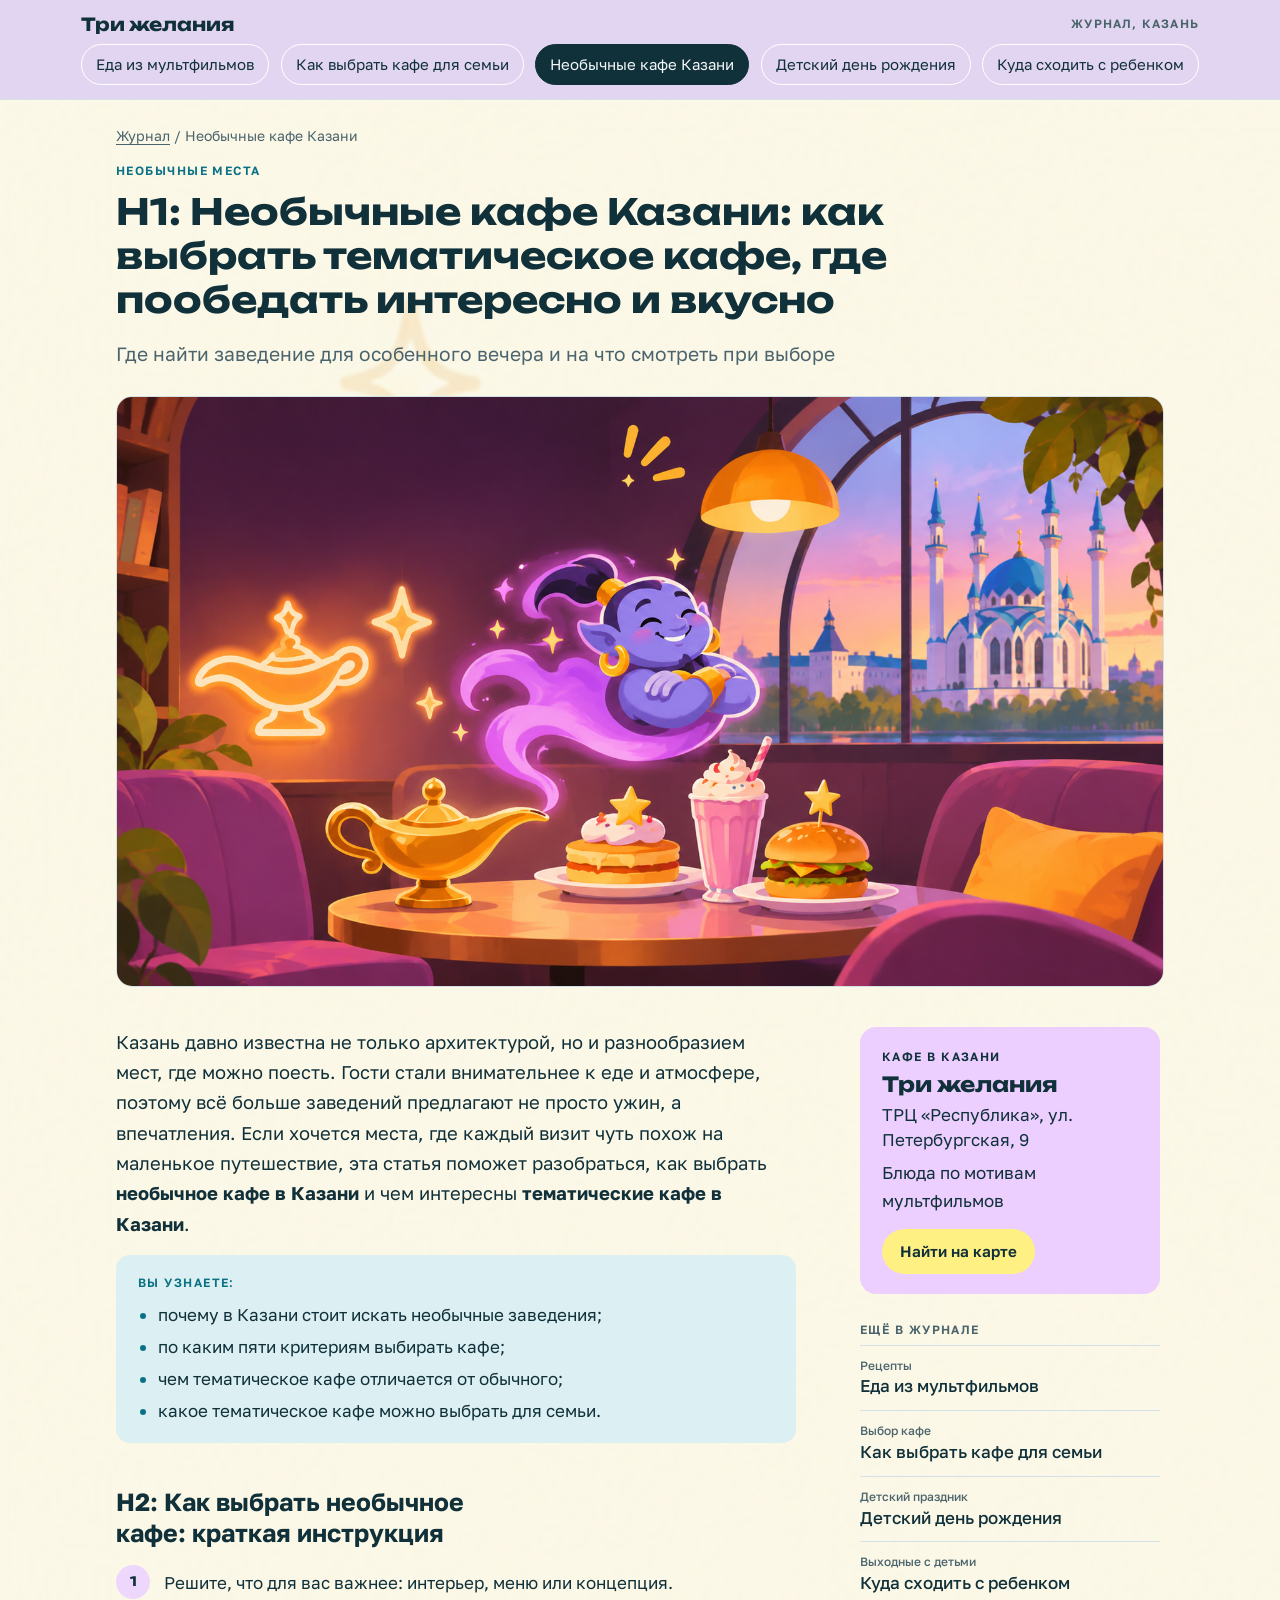
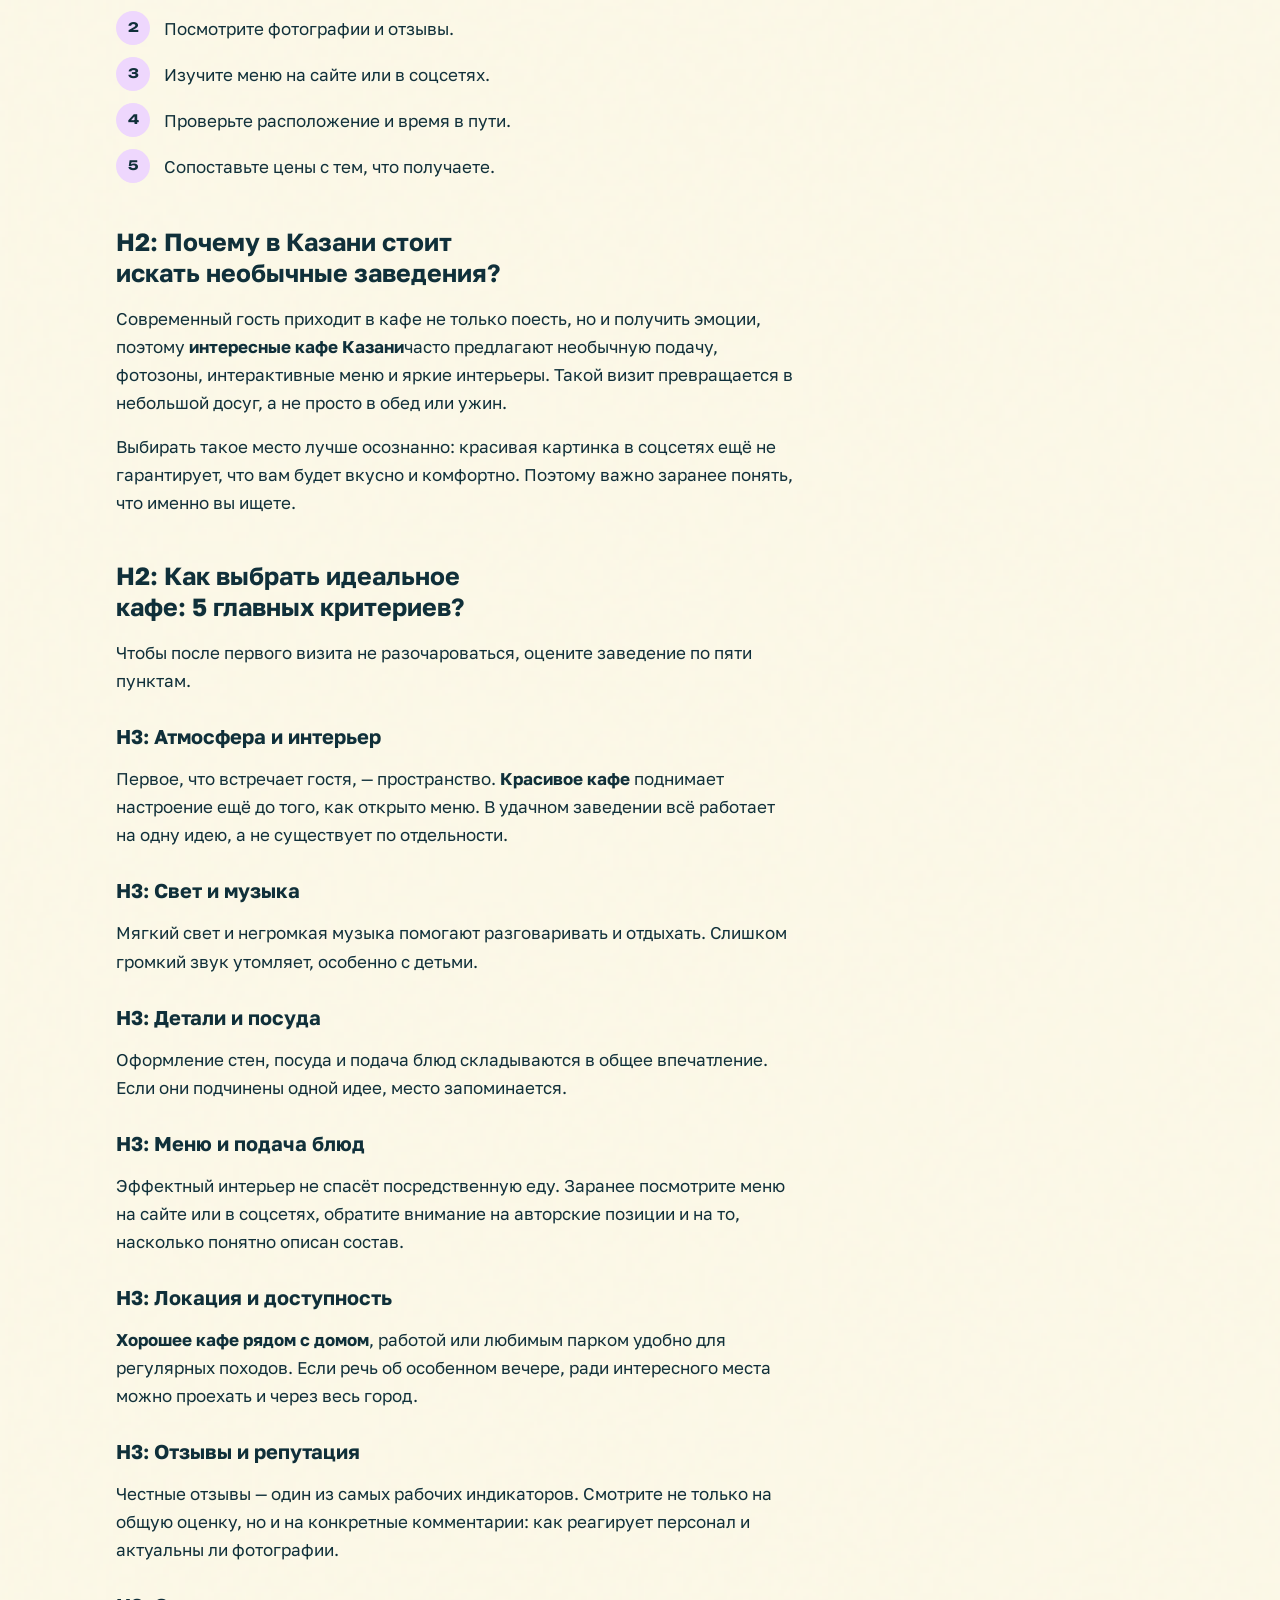
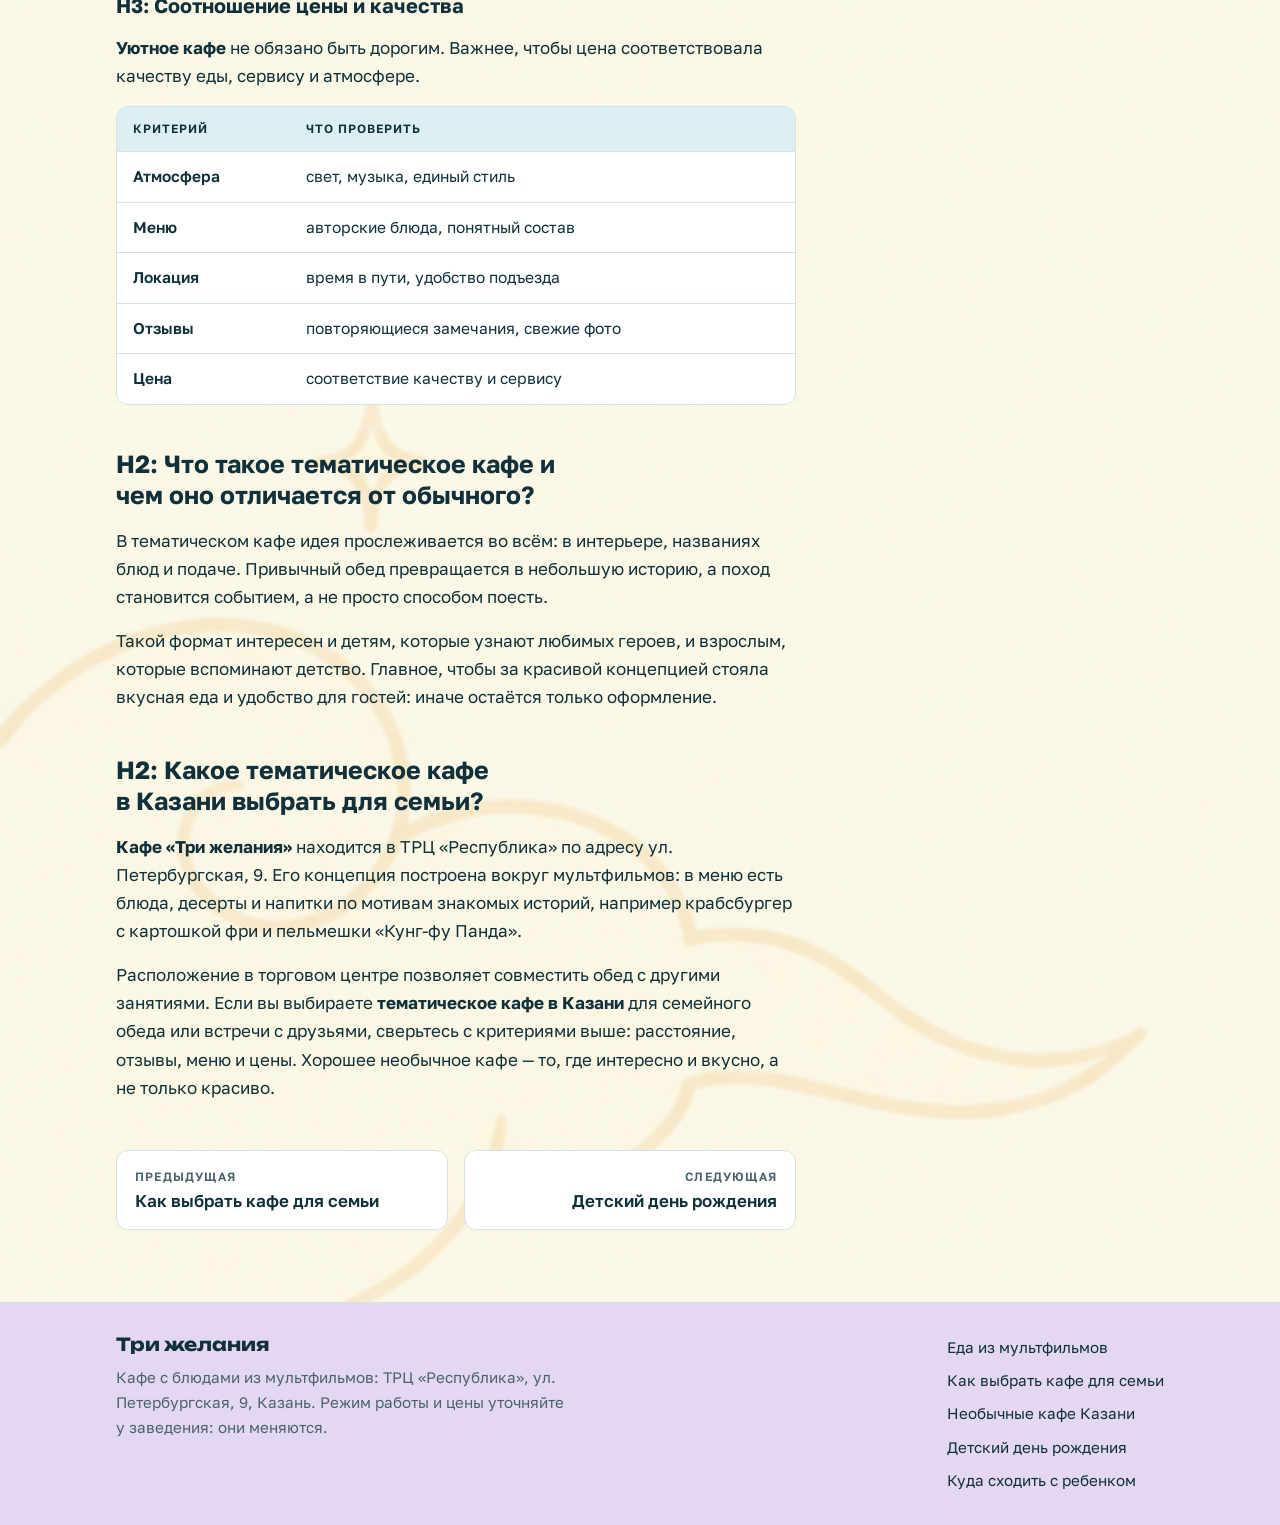
<file: neobychnye-kafe.html>
<!doctype html>
<html lang="ru">
<head>
  <meta charset="utf-8">
  <meta name="viewport" content="width=device-width, initial-scale=1">
  <title>Необычные кафе Казани: как выбрать тематическое кафе</title>
  <meta name="description" content="Где найти заведение для особенного вечера и на что смотреть при выборе">
  <meta property="og:title" content="Необычные кафе Казани: как выбрать тематическое кафе">
  <meta property="og:description" content="Где найти заведение для особенного вечера и на что смотреть при выборе">
  <meta property="og:type" content="article">
  <meta property="og:locale" content="ru_RU">

  <!-- Данные для поисковиков (Schema.org). Не видны посетителю -->
  <script type="application/ld+json">
  {
    "@context": "https://schema.org",
    "@type": "Article",
    "headline": "Необычные кафе Казани: как выбрать тематическое кафе, где пообедать интересно и вкусно",
    "description": "Где найти заведение для особенного вечера и на что смотреть при выборе",
    "inLanguage": "ru"
  }
  </script>

  <!-- Шрифты -->
  <link rel="preconnect" href="https://fonts.googleapis.com">
  <link rel="preconnect" href="https://fonts.gstatic.com" crossorigin>
  <link rel="stylesheet" href="https://fonts.googleapis.com/css2?family=Golos+Text:wght@400;500;600;700&family=Unbounded:wght@500;600;700&display=swap">

  <!-- Все стили сайта лежат в одном файле -->
  <link rel="stylesheet" href="css/style.css">
</head>
<body>

  <!-- ШАПКА: логотип и меню. Одинаковая на всех страницах; у открытой страницы в меню стоит aria-current="page" -->
  <header class="site-head">
    <div class="wrap">
      <div class="head-row">
        <a class="logo" href="index.html">
          Три желания
        </a>
        <span class="head-sub">Журнал, Казань</span>
        <!-- Кнопка-бургер: видна только на телефоне, открывает меню -->
        <button class="burger" type="button" aria-label="Открыть меню" aria-expanded="false" aria-controls="site-nav">
          <span></span><span></span><span></span>
        </button>
      </div>
      <nav class="nav" id="site-nav" aria-label="Статьи журнала">
        <a href="eda-iz-multfilmov.html">Еда из мультфильмов</a>
        <a href="kafe-dlya-semi.html">Как выбрать кафе для семьи</a>
        <a href="neobychnye-kafe.html" aria-current="page">Необычные кафе Казани</a>
        <a href="detskiy-den-rozhdeniya.html">Детский день рождения</a>
        <a href="kuda-shodit-s-rebenkom.html">Куда сходить с ребенком</a>
      </nav>
    </div>
  </header>

  <!-- ОБЩИЙ ФОН страницы (картинка задаётся в css/style.css, класс .page-bg) -->
  <div class="page-bg">
    <main class="wrap">
      <!-- Хлебные крошки -->
      <nav class="crumbs" aria-label="Хлебные крошки">
        <a href="index.html">Журнал</a>
        / Необычные кафе Казани
      </nav>

      <!-- ЗАГОЛОВОК СТАТЬИ: рубрика, H1 и подзаголовок -->
      <div class="art-head">
        <p class="eyebrow">Необычные места</p>
        <h1>H1: Необычные кафе Казани: как выбрать тематическое кафе, где пообедать интересно и вкусно</h1>
        <p class="deck">Где найти заведение для особенного вечера и на что смотреть при выборе</p>
      </div>

      <!-- ГЛАВНАЯ КАРТИНКА СТАТЬИ -->
      <div class="hero-art">
        <img src="imgs/необычные кафе Казани.png" alt="Три подвесных светильника над столом с десертом и чашкой">
      </div>

      <!-- ОСНОВНОЙ БЛОК: слева текст статьи, справа карточка кафе -->
      <div class="layout">
        <!-- ТЕКСТ СТАТЬИ -->
        <article class="prose">
          <p class="lead">
            Казань давно известна не только архитектурой, но и разнообразием мест, где можно поесть. Гости стали
            внимательнее к еде и атмосфере, поэтому всё больше заведений предлагают не просто ужин, а
            впечатления. Если хочется места, где каждый визит чуть похож на маленькое путешествие, эта статья
            поможет разобраться, как выбрать <strong>необычное кафе в Казани</strong> и чем интересны
            <strong>тематические кафе в Казани</strong>.
          </p>

          <!-- Плашка «Вы узнаете» -->
          <div class="learn">
            <p class="label">Вы узнаете:</p>
            <ul>
              <li>почему в Казани стоит искать необычные заведения;</li>
              <li>по каким пяти критериям выбирать кафе;</li>
              <li>чем тематическое кафе отличается от обычного;</li>
              <li>какое тематическое кафе можно выбрать для семьи.</li>
            </ul>
          </div>

          <h2>H2: Как выбрать необычное кафе: краткая инструкция</h2>

          <!-- Краткая инструкция: нумерованный список в кружках -->
          <ol class="quick">
            <li><span>Решите, что для вас важнее: интерьер, меню или концепция.</span></li>
            <li><span>Посмотрите фотографии и отзывы.</span></li>
            <li><span>Изучите меню на сайте или в соцсетях.</span></li>
            <li><span>Проверьте расположение и время в пути.</span></li>
            <li><span>Сопоставьте цены с тем, что получаете.</span></li>
          </ol>

          <h2>H2: Почему в Казани стоит искать необычные заведения?</h2>
          <p>
            Современный гость приходит в кафе не только поесть, но и получить эмоции, поэтому <strong>интересные
            кафе Казани</strong>часто предлагают необычную подачу, фотозоны, интерактивные меню и яркие
            интерьеры. Такой визит превращается в небольшой досуг, а не просто в обед или ужин.
          </p>
          <p>
            Выбирать такое место лучше осознанно: красивая картинка в соцсетях ещё не гарантирует, что вам будет
            вкусно и комфортно. Поэтому важно заранее понять, что именно вы ищете.
          </p>

          <h2>H2: Как выбрать идеальное кафе: 5 главных критериев?</h2>
          <p>Чтобы после первого визита не разочароваться, оцените заведение по пяти пунктам.</p>
          <h3>H3: Атмосфера и интерьер</h3>
          <p>
            Первое, что встречает гостя, — пространство. <strong>Красивое кафе</strong> поднимает настроение ещё
            до того, как открыто меню. В удачном заведении всё работает на одну идею, а не существует по
            отдельности.
          </p>
          <h3>H3: Свет и музыка</h3>
          <p>
            Мягкий свет и негромкая музыка помогают разговаривать и отдыхать. Слишком громкий звук утомляет,
            особенно с детьми.
          </p>
          <h3>H3: Детали и посуда</h3>
          <p>
            Оформление стен, посуда и подача блюд складываются в общее впечатление. Если они подчинены одной
            идее, место запоминается.
          </p>
          <h3>H3: Меню и подача блюд</h3>
          <p>
            Эффектный интерьер не спасёт посредственную еду. Заранее посмотрите меню на сайте или в соцсетях,
            обратите внимание на авторские позиции и на то, насколько понятно описан состав.
          </p>
          <h3>H3: Локация и доступность</h3>
          <p>
            <strong>Хорошее кафе рядом с домом</strong>, работой или любимым парком удобно для регулярных
            походов. Если речь об особенном вечере, ради интересного места можно проехать и через весь город.
          </p>
          <h3>H3: Отзывы и репутация</h3>
          <p>
            Честные отзывы — один из самых рабочих индикаторов. Смотрите не только на общую оценку, но и на
            конкретные комментарии: как реагирует персонал и актуальны ли фотографии.
          </p>
          <h3>H3: Соотношение цены и качества</h3>
          <p>
            <strong>Уютное кафе</strong> не обязано быть дорогим. Важнее, чтобы цена соответствовала качеству
            еды, сервису и атмосфере.
          </p>

          <!-- Таблица. Новая строка = новый блок <tr>...</tr> -->
          <div class="tbl">
            <table>
              <thead>
                <tr>
                  <th>Критерий</th>
                  <th>Что проверить</th>
                </tr>
              </thead>
              <tbody>
                <tr>
                  <td>Атмосфера</td>
                  <td>свет, музыка, единый стиль</td>
                </tr>
                <tr>
                  <td>Меню</td>
                  <td>авторские блюда, понятный состав</td>
                </tr>
                <tr>
                  <td>Локация</td>
                  <td>время в пути, удобство подъезда</td>
                </tr>
                <tr>
                  <td>Отзывы</td>
                  <td>повторяющиеся замечания, свежие фото</td>
                </tr>
                <tr>
                  <td>Цена</td>
                  <td>соответствие качеству и сервису</td>
                </tr>
              </tbody>
            </table>
          </div>

          <h2>H2: Что такое тематическое кафе и чем оно отличается от обычного?</h2>
          <p>
            В тематическом кафе идея прослеживается во всём: в интерьере, названиях блюд и подаче. Привычный
            обед превращается в небольшую историю, а поход становится событием, а не просто способом поесть.
          </p>
          <p>
            Такой формат интересен и детям, которые узнают любимых героев, и взрослым, которые вспоминают
            детство. Главное, чтобы за красивой концепцией стояла вкусная еда и удобство для гостей: иначе
            остаётся только оформление.
          </p>

          <h2>H2: Какое тематическое кафе в Казани выбрать для семьи?</h2>
          <p>
            <strong>Кафе «Три желания»</strong> находится в ТРЦ «Республика» по адресу ул. Петербургская, 9. Его
            концепция построена вокруг мультфильмов: в меню есть блюда, десерты и напитки по мотивам знакомых
            историй, например крабсбургер с картошкой фри и пельмешки «Кунг-фу Панда».
          </p>
          <p>
            Расположение в торговом центре позволяет совместить обед с другими занятиями. Если вы выбираете
            <strong>тематическое кафе в Казани</strong> для семейного обеда или встречи с друзьями, сверьтесь с
            критериями выше: расстояние, отзывы, меню и цены. Хорошее необычное кафе — то, где интересно и
            вкусно, а не только красиво.
          </p>

          <!-- Переход к предыдущей и следующей статье -->
          <nav class="pager" aria-label="Другие статьи">
            <a href="kafe-dlya-semi.html"><small>Предыдущая</small><b>Как выбрать кафе для семьи</b></a>
            <a class="next" href="detskiy-den-rozhdeniya.html">
              <small>Следующая</small><b>Детский день рождения</b>
            </a>
          </nav>
        </article>

        <!-- ПРАВАЯ КОЛОНКА: карточка кафе (жёлтая) и ссылки на другие статьи -->
        <aside class="aside">
          <!-- Карточка кафе. Адрес и ссылка на карту меняются здесь и в подвале -->
          <div class="cafe">
            <p class="k">Кафе в Казани</p>
            <p class="n">Три желания</p>
            <address>ТРЦ «Республика», ул. Петербургская, 9</address>
            <p>Блюда по мотивам мультфильмов</p>
            <a class="btn" href="https://yandex.ru/maps/?text=%D0%9A%D0%B0%D0%B7%D0%B0%D0%BD%D1%8C%2C%20%D1%83%D0%BB%D0%B8%D1%86%D0%B0%20%D0%9F%D0%B5%D1%82%D0%B5%D1%80%D0%B1%D1%83%D1%80%D0%B3%D1%81%D0%BA%D0%B0%D1%8F%2C%209" target="_blank" rel="noopener">
              Найти на карте
            </a>
          </div>
          <div class="more">
            <h3>Ещё в журнале</h3>
            <a href="eda-iz-multfilmov.html"><small>Рецепты</small>Еда из мультфильмов</a>
            <a href="kafe-dlya-semi.html"><small>Выбор кафе</small>Как выбрать кафе для семьи</a>
            <a href="detskiy-den-rozhdeniya.html"><small>Детский праздник</small>Детский день рождения</a>
            <a href="kuda-shodit-s-rebenkom.html"><small>Выходные с детьми</small>Куда сходить с ребенком</a>
          </div>
        </aside>
      </div>
    </main>
  </div>

  <!-- ПОДВАЛ: описание и список статей. Одинаковый на всех страницах -->
  <footer class="site-foot">
    <div class="wrap foot">
      <div>
        <a class="logo" href="index.html">
          Три желания
        </a>
        <p>
          Кафе с блюдами из мультфильмов: ТРЦ «Республика», ул. Петербургская, 9, Казань. Режим работы и цены
          уточняйте у заведения: они меняются.
        </p>
      </div>
      <ul>
        <li><a href="eda-iz-multfilmov.html">Еда из мультфильмов</a></li>
        <li><a href="kafe-dlya-semi.html">Как выбрать кафе для семьи</a></li>
        <li><a href="neobychnye-kafe.html">Необычные кафе Казани</a></li>
        <li><a href="detskiy-den-rozhdeniya.html">Детский день рождения</a></li>
        <li><a href="kuda-shodit-s-rebenkom.html">Куда сходить с ребенком</a></li>
      </ul>
    </div>
  </footer>

  <script src="js/menu.js"></script>
</body>
</html>
</file>
<file: css/style.css>
/* ==========================================================================
   Стили сайта «Три желания». Подключаются на всех страницах: css/style.css
   Чтобы поменять внешний вид сайта целиком, начните с цветов и шрифтов ниже.
   ========================================================================== */

/* ---------- Цвета и шрифты ---------- */
:root {
  --bg: #F3F8FA;          /* фон страницы */
  --surface: #FFFFFF;     /* фон карточек, шапки, подвала */
  --ink: #10303A;         /* основной цвет текста */
  --ink-2: #4A636C;       /* второстепенный текст */
  --line: #D3E2E7;        /* линии и рамки */

  --sea: #0B7285;         /* бирюзовый: ссылки, акценты */
  --sea-soft: #DCF0F3;    /* светло-бирюзовый: плашки и шапки таблиц */
  --sun: #FFC22E;         /* жёлтый: карточка кафе */
  --sun-soft: #FFF0C4;    /* светло-жёлтый: подсказки */
  --berry: #E0486B;       /* ягодный: мелкие акценты */

  --on-sun: #10303A;      /* цвет текста на жёлтом */
  --on-sun-text: #FFFFFF; /* цвет текста на кнопке карточки кафе */

  color-scheme: light;    /* всегда светлая тема, независимо от настроек телефона или компьютера */

  --f-display: 'Unbounded', 'Arial Black', system-ui, sans-serif;   /* шрифт заголовков */
  --f-body: 'Golos Text', system-ui, -apple-system, 'Segoe UI', Roboto, Arial, sans-serif; /* основной шрифт */
}

/* ---------- Основа ---------- */
*,
*::before,
*::after {
  box-sizing: border-box;
}

html {
  -webkit-text-size-adjust: 100%;
}

body {
  margin: 0;
  background: var(--bg);
  color: var(--ink);
  font: 400 17px/1.65 var(--f-body);
  -webkit-font-smoothing: antialiased;
}

a {
  color: var(--sea);
  text-underline-offset: 3px;
}

a:focus-visible {
  outline: 3px solid var(--sea);
  outline-offset: 3px;
  border-radius: 4px;
}

h1,
h2,
h3,
h4 {
  margin: 0;
}

.wrap {
  max-width: 1080px;
  margin: 0 auto;
  padding-left: max(16px,env(safe-area-inset-left,0px));
  padding-right: max(16px,env(safe-area-inset-right,0px));
}

/* Шапка */
.site-head {
  position: static;           /* шапка закреплена к верху страницы и прокручивается вместе с ней */
  background: #ab66d23b;      /* #RRGGBBAA: фиолетовый ab66d2, последние два знака 3b = прозрачность около 23% */
  -webkit-backdrop-filter: blur(6px);
  backdrop-filter: blur(6px); /* лёгкая "дымка" за шапкой; не нужна, удалите две строки */
  border-bottom: 1px solid var(--line);
}

.site-head .wrap {
  max-width: 1150px;          /* шапка шире основного контента (1080px) */
}

.head-row {
  display: flex;
  align-items: center;
  justify-content: space-between;
  gap: 12px;
  padding-block: 14px 10px;
}

.logo {
  display: flex;
  align-items: center;
  gap: 10px;
  font: 700 18px/1 var(--f-display);
  color: var(--ink);
  text-decoration: none;
}

.dots {
  display: flex;
  gap: 4px;
}

.dots i {
  display: block;
  width: 10px;
  height: 10px;
  border-radius: 50%;
}

.dots i:nth-child(1) {
  background: var(--sea);
}

.dots i:nth-child(2) {
  background: var(--sun);
}

.dots i:nth-child(3) {
  background: var(--berry);
}

.head-sub {
  font-size: 12px;
  letter-spacing: .1em;
  text-transform: uppercase;
  color: var(--ink-2);
  font-weight: 600;
}

.nav {
  display: flex;
  justify-content: space-between;
  flex-wrap: wrap;            /* если пункты не влезают, переносятся, а не прокручиваются */
  padding-bottom: 14px;
}

.nav a {
  flex: none;
  white-space: nowrap;
  padding: 7px 14px;
  border-radius: 999px;
  font-size: 15px;
  color: var(--ink);
  text-decoration: none;
  border: 1px solid #ffffff;
  transition: border-color .15s;
}

.nav a:hover {
  border-color: var(--sea);
}

.nav a[aria-current="page"] {
  background: var(--ink);
  color: var(--bg);
  border-color: var(--ink);
}

/* Кнопка-бургер (на компьютере скрыта, показывается в блоке @media в конце файла) */
.burger {
  display: none;
  flex-direction: column;
  justify-content: center;
  align-items: center;
  gap: 5px;
  width: 44px;
  height: 44px;
  margin-right: -10px;        /* чтобы полоски прижимались к самому краю */
  padding: 0;
  background: none;
  border: 0;
  cursor: pointer;
}

.burger span {
  display: block;
  width: 24px;
  height: 3px;
  border-radius: 2px;
  background: var(--ink);
  transition: transform .2s, opacity .2s;
}

/* Главная */
/* Фон под первым экраном и списком статей (от левого верхнего угла hero до правого нижнего угла main) */
.page-bg {
  background-image: url(../imgs/фон2.png);
  background-repeat: no-repeat;
  background-position: top left;
  background-size: cover;
}

.hero {
  padding-block: 48px 36px;
}

.hero-grid {
  display: grid;
  grid-template-columns: minmax(0,1.5fr) minmax(0,1fr);
  gap: 32px;
  align-items: end;
}

.eyebrow {
  margin: 0;
  font-size: 12px;
  letter-spacing: .12em;
  text-transform: uppercase;
  color: var(--sea);
  font-weight: 600;
}

.hero h1 {
  font: 700 clamp(1.9rem,4.6vw,3.1rem)/1.12 var(--f-display);
  margin: 12px 0 18px;
  text-wrap: balance;
  letter-spacing: -.01em;
}

.hero .lead {
  margin: 0;
  font-size: 1.15rem;
  max-width: 34em;
  color: var(--ink-2);
}

.sec-title {
  font-size: 12px;
  letter-spacing: .12em;
  text-transform: uppercase;
  color: var(--ink-2);
  font-weight: 600;
  margin: 0 0 20px;
}

.grid {
  display: grid;
  grid-template-columns: repeat(2,minmax(0,1fr));
  gap: 36px 28px;
  padding-bottom: 64px;
}

.card {
  display: flex;
  flex-direction: column;
  gap: 14px;
  text-decoration: none;
  color: var(--ink);
  min-width: 0;
}

.card.feat {
  grid-column: 1/-1;
  display: grid;
  grid-template-columns: minmax(0,1.3fr) minmax(0,1fr);
  gap: 32px;
  align-items: center;
}

.card .art svg,
.hero-art svg,
.hero-art img {
  display: block;
  width: 100%;
  height: auto;
}

.img_food-from-cartoons {
  width: 100%;
  border-radius: 14px;
  overflow: hidden;
  border: 1px solid var(--line);
  
}

.card .txt {
  display: flex;
  flex-direction: column;
  gap: 10px;
  min-width: 0;
}

.card h2 {
  font: 600 1.15rem/1.3 var(--f-display);
  text-wrap: balance;
  transition: color .15s;
}

.card.feat h2 {
  font-size: clamp(1.35rem,2.8vw,1.9rem);
  line-height: 1.2;
}

.card p {
  margin: 0;
  color: var(--ink-2);
  font-size: .98rem;
}

.card:hover h2 {
  color: var(--sea);
}

.card:focus-visible {
  outline: 3px solid var(--sea);
  outline-offset: 6px;
  border-radius: 8px;
}

.read {
  font-weight: 600;
  color: var(--sea);
  font-size: .95rem;
}

/* Карточка кафе */
.cafe {
  background: #eccfff;
  color: var(--on-sun);
  border-radius: 16px;
  padding: 20px 22px;
  display: grid;
  gap: 6px;
}

.cafe .k {
  margin: 0;
  font-size: 12px;
  letter-spacing: .12em;
  text-transform: uppercase;
  font-weight: 600;
}

.cafe .n {
  margin: 0;
  font: 700 1.3rem/1.2 var(--f-display);
}

.cafe address {
  font-style: normal;
  line-height: 1.45;
}

.cafe p {
  margin: 0;
}

.btn {
  display: inline-block;
  margin-top: 8px;
  justify-self: start;
  background: #fff084;
  color: #10303a;
  padding: 10px 18px;
  border-radius: 999px;
  font-weight: 600;
  font-size: .95rem;
  text-decoration: none;
}

.btn:focus-visible {
  outline: 3px solid var(--on-sun);
  outline-offset: 3px;
}

/* Статья */
.crumbs {
  font-size: 14px;
  color: var(--ink-2);
  padding-top: 24px;
}

.crumbs a {
  color: var(--ink-2);
}

.art-head {
  padding-block: 14px 26px;
  max-width: 900px;
}

.art-head h1 {
  font: 700 clamp(1.45rem,3.4vw,2.25rem)/1.22 var(--f-display);
  margin: 10px 0 16px;
  text-wrap: balance;
}

.deck {
  margin: 0;
  font-size: 1.2rem;
  color: var(--ink-2);
  max-width: 40em;
}

.hero-art {
  border-radius: 16px;
  overflow: hidden;
  border: 1px solid var(--line);
  margin-bottom: 40px;
}

.layout {
  display: grid;
  grid-template-columns: minmax(0,680px) minmax(0,300px);
  gap: 64px;
  align-items: start;
  padding-bottom: 72px;
}

.prose {
  min-width: 0;
  display: flex;
  flex-direction: column;
  gap: 1rem;
}

.prose p {
  margin: 0;
}

.prose .lead {
  font-size: 1.15rem;
}

.prose h2 {
  font: 700 1.55rem/1.25 var(--f-body);
  margin-top: 1.75rem;
  text-wrap: balance;
}

.prose h3 {
  font: 700 1.25rem/1.3 var(--f-body);
  margin-top: .75rem;
  text-wrap: balance;
}

.prose h4 {
  font: 600 1.05rem/1.4 var(--f-body);
  margin-top: .25rem;
}

.prose ul,
.prose ol {
  margin: 0;
  padding-left: 1.25rem;
  display: grid;
  gap: 6px;
}

.prose li::marker {
  color: var(--sea);
}

.learn {
  background: var(--sea-soft);
  border-radius: 14px;
  padding: 18px 22px;
}

.learn .label {
  font-size: 12px;
  letter-spacing: .12em;
  text-transform: uppercase;
  font-weight: 600;
  color: var(--sea);
  margin-bottom: 8px;
}

.learn ul {
  gap: 4px;
}

ol.quick,
ol.steps {
  list-style: none;
  padding: 0;
}

ol.quick {
  gap: 12px;
}

ol.quick li {
  counter-increment: q;
  display: grid;
  grid-template-columns: 34px minmax(0,1fr);
  gap: 14px;
  align-items: start;
}

ol.quick {
  counter-reset: q;
}

ol.quick li::before {
  content: counter(q);
  display: grid;
  place-items: center;
  width: 34px;
  height: 34px;
  border-radius: 50%;
  background: #eed7fd;
  color: #10303a;
  font: 700 13px/1 var(--f-display);
}

ol.quick li span {
  padding-top: 4px;
}

ul.check {
  list-style: none;
  padding: 0;
  gap: 8px;
}

ul.check li {
  display: grid;
  grid-template-columns: 20px minmax(0,1fr);
  gap: 12px;
}

ul.check li::before {
  content: "";
  width: 18px;
  height: 18px;
  margin-top: 5px;
  border: 2px solid var(--sea);
  border-radius: 5px;
}

.tbl {
  overflow-x: auto;
  border: 1px solid var(--line);
  border-radius: 12px;
  background: var(--surface);
}

.tbl table {
  width: 100%;
  min-width: 420px;
  border-collapse: collapse;
  font-size: .97rem;
  font-variant-numeric: tabular-nums;
}

.tbl th {
  background: var(--sea-soft);
  text-align: left;
  font-size: 12px;
  letter-spacing: .08em;
  text-transform: uppercase;
  font-weight: 600;
  padding: 12px 16px;
}

.tbl td {
  padding: 12px 16px;
  border-top: 1px solid var(--line);
  vertical-align: top;
}

.tbl td:first-child {
  font-weight: 600;
}

.tip {
  background: var(--sun-soft);
  border-radius: 10px;
  padding: 12px 16px;
}

.places {
  display: grid;
  grid-template-columns: repeat(2,minmax(0,1fr));
  gap: 22px 28px;
}

.place {
  border-top: 2px solid var(--ink);
  padding-top: 12px;
  display: grid;
  gap: 6px;
  align-content: start;
}

.place h4 {
  margin: 0;
}

.place p {
  font-size: .98rem;
}

/* Рецепт */
.recipe {
  position: relative;
  margin-top: 2rem;
  background: var(--surface);
  border: 1px solid var(--line);
  border-radius: 16px;
  padding: 22px;
  display: grid;
  gap: 20px;
}

.recipe>svg {
  position: absolute;
  right: 18px;
  top: -44px;
  width: 72px;
  height: 72px;
}

.r-body {
  display: grid;
  grid-template-columns: minmax(0,1fr) minmax(0,1.35fr);
  gap: 24px;
}

.recipe h4 {
  margin: 0 0 10px;
  font-size: 12px;
  letter-spacing: .1em;
  text-transform: uppercase;
  color: var(--ink-2);
  font-weight: 600;
}

.recipe ul {
  padding-left: 1.1rem;
  gap: 4px;
}

ol.steps {
  gap: 10px;
  margin: 0;
}

ol.steps {
  counter-reset: s;
}

ol.steps li {
  counter-increment: s;
  display: grid;
  grid-template-columns: 22px minmax(0,1fr);
  gap: 10px;
}

ol.steps li::before {
  content: counter(s);
  font: 700 15px/1.65 var(--f-display);
  color: var(--sea);
}

/* Низ статьи */
.pager {
  display: grid;
  grid-template-columns: repeat(2,minmax(0,1fr));
  gap: 16px;
  margin-top: 2rem;
}

.pager a {
  display: grid;
  gap: 4px;
  padding: 16px 18px;
  border: 1px solid var(--line);
  border-radius: 12px;
  text-decoration: none;
  color: var(--ink);
  background: var(--surface);
  transition: border-color .15s;
}

.pager a:hover {
  border-color: var(--sea);
}

.pager small {
  font-size: 12px;
  letter-spacing: .1em;
  text-transform: uppercase;
  color: var(--ink-2);
  font-weight: 600;
}

.pager b {
  font-weight: 600;
  line-height: 1.35;
}

.pager .next {
  text-align: right;
}

.aside {
  position: sticky;
  top: 20px;
  display: grid;
  gap: 28px;
}

.more h3 {
  font: 600 12px/1.4 var(--f-body);
  letter-spacing: .12em;
  text-transform: uppercase;
  color: var(--ink-2);
  margin-bottom: 6px;
}

.more a {
  display: block;
  padding: 12px 0;
  border-top: 1px solid var(--line);
  color: var(--ink);
  text-decoration: none;
  font-weight: 500;
  line-height: 1.4;
}

.more a:hover {
  color: var(--sea);
}

.more a small {
  display: block;
  font-size: 12px;
  color: var(--ink-2);
  font-weight: 500;
}

/* Подвал */
.site-foot {
  background: #e3d7f1;
  border-top: 1px solid var(--line);
}

.foot {
  display: flex;
  flex-wrap: wrap;
  gap: 28px 56px;
  justify-content: space-between;
  padding-block: 32px;
}

.foot p {
  margin: 0;
  color: var(--ink-2);
  font-size: .95rem;
  max-width: 30em;
}

.foot .logo {
  margin-bottom: 12px;
}

.foot ul {
  list-style: none;
  margin: 0;
  padding: 0;
  display: grid;
  gap: 8px;
  font-size: .95rem;
}

.foot ul a {
  color: var(--ink);
  text-decoration: none;
}

.foot ul a:hover {
  color: var(--sea);
}

/* Иллюстрации */
.a-bg1 {
  fill: var(--sea-soft);
}

.a-bg2 {
  fill: var(--sun-soft);
}

.a-surface {
  fill: var(--surface);
}

.a-ink {
  fill: var(--ink);
}

.a-sea {
  fill: var(--sea);
}

.a-sun {
  fill: var(--sun);
}

.a-berry {
  fill: var(--berry);
}

.o {
  stroke: var(--ink);
  stroke-width: 4;
  stroke-linejoin: round;
  stroke-linecap: round;
}

.o3 {
  stroke: var(--ink);
  stroke-width: 3;
  stroke-linejoin: round;
  stroke-linecap: round;
}

.o2 {
  stroke: var(--ink);
  stroke-width: 2.5;
  stroke-linejoin: round;
}

.str {
  fill: none;
  stroke: var(--ink);
  stroke-width: 2.5;
  stroke-linecap: round;
}

.bun {
  fill: #E8A33D;
}

.patty {
  fill: #7A3E22;
}

.leaf {
  fill: #6DBE45;
}

.cheese {
  fill: #FFC22E;
}

.blue {
  fill: #35B8E8;
}

.cream {
  fill: #FFF3D6;
}

.choco {
  fill: #6B3A22;
}

.night {
  fill: #10303A;
}

.wood {
  fill: #C98A4B;
}

.wood2 {
  fill: #A56F37;
}

.red {
  fill: #E5483B;
}

.lem {
  fill: #FFE680;
}

.teal {
  fill: #0E8FA3;
}

.pink {
  fill: #FF7B96;
}

.aqua {
  fill: #19B5C9;
}

.flame {
  fill: #FFC22E;
}

.hl {
  fill: #fff;
  fill-opacity: .5;
}

.straw {
  fill: none;
  stroke: var(--berry);
  stroke-width: 9;
  stroke-linecap: round;
}

.sign-t {
  font: 700 16px 'Unbounded',sans-serif;
  fill: var(--bg);
  letter-spacing: .15em;
}

.lbl {
  font: 600 18px 'Golos Text',system-ui,sans-serif;
  fill: var(--ink);
}

.ic {
  fill: none;
  stroke: #fff;
  stroke-width: 4;
  stroke-linecap: round;
  stroke-linejoin: round;
}

.route {
  fill: none;
  stroke: var(--ink);
  stroke-width: 4;
  stroke-dasharray: 10 12;
  stroke-linecap: round;
}

.mug {
  fill: none;
  stroke: #FFF3D6;
  stroke-width: 5;
  stroke-linecap: round;
}

.steam {
  fill: none;
  stroke: #FFF3D6;
  stroke-opacity: .5;
  stroke-width: 3;
  stroke-linecap: round;
}

.drip {
  fill: none;
  stroke: #6B3A22;
  stroke-width: 5;
  stroke-linecap: round;
}

.ico .o {
  stroke-width: 3;
}

@media (max-width: 960px) {
  .layout {
    grid-template-columns: minmax(0,1fr);
    gap: 44px;
  }

  .aside {
    position: static;
  }

}

@media (max-width: 820px) {
  .hero-grid {
    grid-template-columns: minmax(0,1fr);
  }

}

@media (max-width: 720px) {
  body {
    font-size: 16.5px;
  }

  .grid {
    grid-template-columns: minmax(0,1fr);
  }

  .card.feat {
    grid-template-columns: minmax(0,1fr);
    gap: 14px;
  }

  .places {
    grid-template-columns: minmax(0,1fr);
  }

  .prose h2 {
    font-size: 1.4rem;
  }

  .hero {
    padding-block: 32px 28px;
  }

}

@media (max-width: 640px) {
  .r-body {
    grid-template-columns: minmax(0,1fr);
  }

  .pager {
    grid-template-columns: minmax(0,1fr);
  }

  .pager .next {
    text-align: left;
  }

  .recipe {
    padding: 18px;
  }

}

@media (prefers-reduced-motion:reduce) {
  * {
    transition: none!important;
  }

}

/* ---------- Шапка на телефоне: меню прячется за бургер ---------- */
@media (max-width: 720px) {
  .head-sub {
    display: none;            /* надпись «Журнал, Казань» скрыта */
  }

  .burger {
    display: flex;
  }

  .nav {
    display: none;            /* ссылки скрыты, пока меню не открыто */
    flex-direction: column;
    justify-content: flex-start;
    gap: 8px;
  }

  .site-head.is-open .nav {
    display: flex;
  }

  /* три полоски превращаются в крестик, когда меню открыто */
  .site-head.is-open .burger span:nth-child(1) {
    transform: translateY(8px) rotate(45deg);
  }

  .site-head.is-open .burger span:nth-child(2) {
    opacity: 0;
  }

  .site-head.is-open .burger span:nth-child(3) {
    transform: translateY(-8px) rotate(-45deg);
  }
}
</file>
